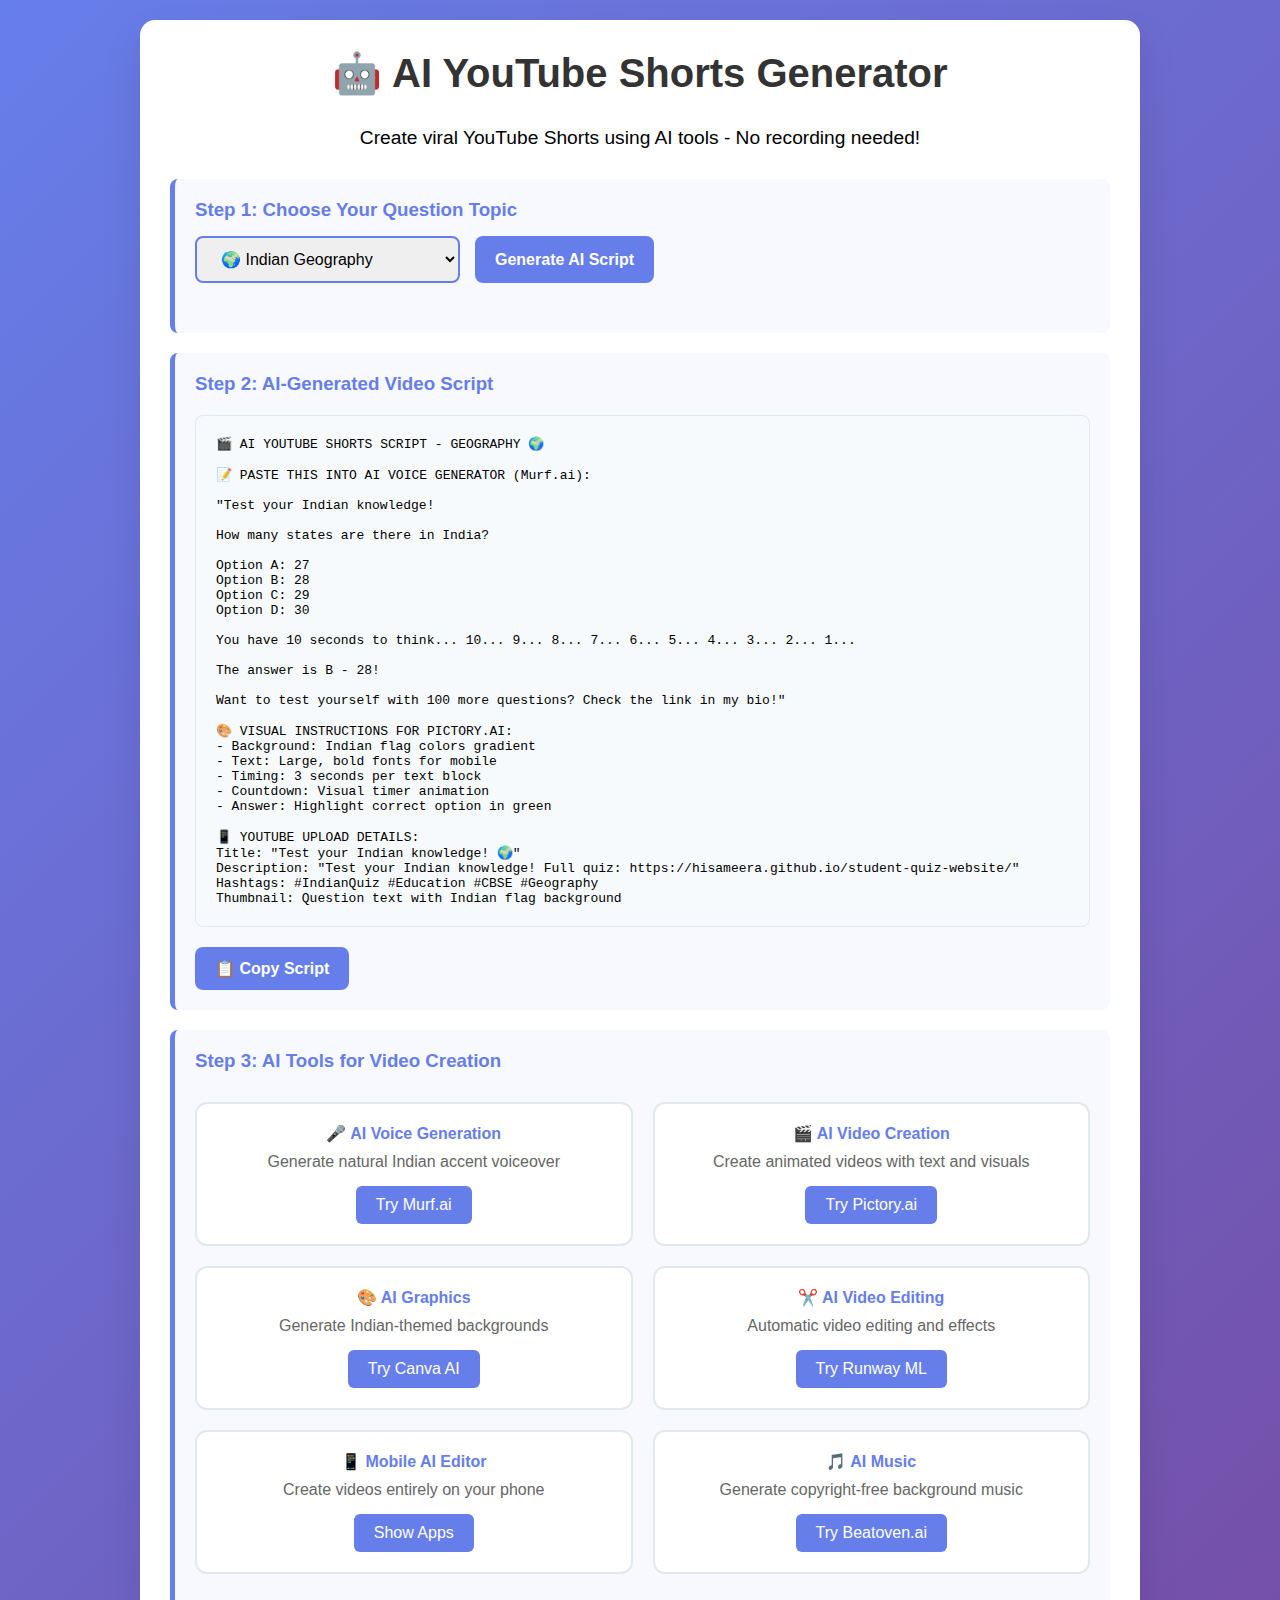
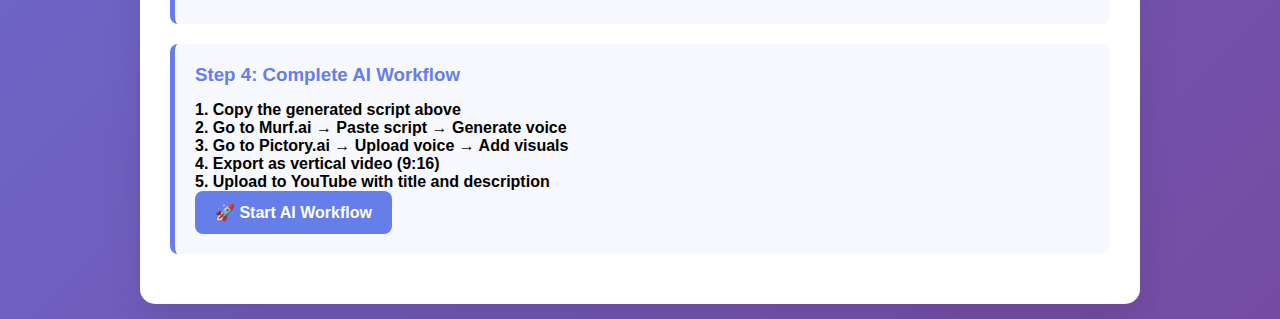
<file: ai-video-generator.html>
<!DOCTYPE html>
<html lang="en">

<head>
    <meta charset="UTF-8">
    <meta name="viewport" content="width=device-width, initial-scale=1.0">
    <title>AI YouTube Shorts Generator</title>
    <style>
        * {
            margin: 0;
            padding: 0;
            box-sizing: border-box;
        }

        body {
            font-family: 'Arial', sans-serif;
            background: linear-gradient(135deg, #667eea 0%, #764ba2 100%);
            min-height: 100vh;
            padding: 20px;
        }

        .container {
            max-width: 1000px;
            margin: 0 auto;
            background: white;
            border-radius: 15px;
            padding: 30px;
            box-shadow: 0 20px 40px rgba(0, 0, 0, 0.1);
        }

        h1 {
            text-align: center;
            color: #333;
            margin-bottom: 30px;
            font-size: 2.5em;
        }

        .step {
            background: #f8f9ff;
            border-left: 5px solid #667eea;
            padding: 20px;
            margin: 20px 0;
            border-radius: 8px;
        }

        .step h3 {
            color: #667eea;
            margin-bottom: 15px;
        }

        .controls {
            display: flex;
            gap: 15px;
            margin-bottom: 30px;
            flex-wrap: wrap;
        }

        select,
        button,
        input {
            padding: 12px 20px;
            border: 2px solid #667eea;
            border-radius: 8px;
            font-size: 16px;
            cursor: pointer;
            transition: all 0.3s ease;
        }

        button {
            background: #667eea;
            color: white;
            border: none;
            font-weight: bold;
        }

        button:hover {
            background: #5a67d8;
            transform: translateY(-2px);
        }

        .script-output {
            background: #f7fafc;
            border: 1px solid #e2e8f0;
            border-radius: 8px;
            padding: 20px;
            margin: 20px 0;
            font-family: monospace;
            white-space: pre-wrap;
        }

        .ai-tools {
            display: grid;
            grid-template-columns: repeat(auto-fit, minmax(300px, 1fr));
            gap: 20px;
            margin: 30px 0;
        }

        .tool-card {
            background: #fff;
            border: 2px solid #e2e8f0;
            border-radius: 12px;
            padding: 20px;
            text-align: center;
            transition: all 0.3s ease;
        }

        .tool-card:hover {
            border-color: #667eea;
            box-shadow: 0 5px 15px rgba(0, 0, 0, 0.1);
        }

        .tool-card h4 {
            color: #667eea;
            margin-bottom: 10px;
        }

        .tool-card p {
            margin-bottom: 15px;
            color: #666;
        }

        .tool-card a {
            display: inline-block;
            background: #667eea;
            color: white;
            padding: 10px 20px;
            text-decoration: none;
            border-radius: 6px;
            transition: background 0.3s ease;
        }

        .tool-card a:hover {
            background: #5a67d8;
        }

        .video-script {
            background: linear-gradient(135deg, #ff9933 0%, #ffffff 50%, #138808 100%);
            color: #333;
            padding: 25px;
            border-radius: 12px;
            margin: 20px 0;
        }

        .countdown {
            text-align: center;
            font-size: 3em;
            font-weight: bold;
            color: #667eea;
            margin: 20px 0;
        }

        .progress-bar {
            width: 100%;
            height: 20px;
            background: #e2e8f0;
            border-radius: 10px;
            overflow: hidden;
            margin: 20px 0;
        }

        .progress-fill {
            height: 100%;
            background: #667eea;
            width: 0%;
            transition: width 0.3s ease;
        }
    </style>
</head>

<body>
    <div class="container">
        <h1>🤖 AI YouTube Shorts Generator</h1>
        <p style="text-align: center; font-size: 1.2em; margin-bottom: 30px;">
            Create viral YouTube Shorts using AI tools - No recording needed!
        </p>

        <div class="step">
            <h3>Step 1: Choose Your Question Topic</h3>
            <div class="controls">
                <select id="topicSelect">
                    <option value="geography">🌍 Indian Geography</option>
                    <option value="history">📜 Indian History</option>
                    <option value="science">🧪 Indian Science</option>
                    <option value="math">🔢 Math with Indian Context</option>
                    <option value="general">🌟 General Knowledge</option>
                </select>
                <button onclick="generateScript()">Generate AI Script</button>
            </div>
        </div>

        <div class="step">
            <h3>Step 2: AI-Generated Video Script</h3>
            <div id="scriptOutput" class="script-output">
                Click "Generate AI Script" to create your video content...
            </div>
            <button onclick="copyScript()" style="display: none;" id="copyBtn">📋 Copy Script</button>
        </div>

        <div class="step">
            <h3>Step 3: AI Tools for Video Creation</h3>
            <div class="ai-tools">
                <div class="tool-card">
                    <h4>🎤 AI Voice Generation</h4>
                    <p>Generate natural Indian accent voiceover</p>
                    <a href="https://murf.ai" target="_blank">Try Murf.ai</a>
                </div>

                <div class="tool-card">
                    <h4>🎬 AI Video Creation</h4>
                    <p>Create animated videos with text and visuals</p>
                    <a href="https://pictory.ai" target="_blank">Try Pictory.ai</a>
                </div>

                <div class="tool-card">
                    <h4>🎨 AI Graphics</h4>
                    <p>Generate Indian-themed backgrounds</p>
                    <a href="https://canva.com/ai" target="_blank">Try Canva AI</a>
                </div>

                <div class="tool-card">
                    <h4>✂️ AI Video Editing</h4>
                    <p>Automatic video editing and effects</p>
                    <a href="https://runway.ml" target="_blank">Try Runway ML</a>
                </div>

                <div class="tool-card">
                    <h4>📱 Mobile AI Editor</h4>
                    <p>Create videos entirely on your phone</p>
                    <a href="#" onclick="showMobileApps()">Show Apps</a>
                </div>

                <div class="tool-card">
                    <h4>🎵 AI Music</h4>
                    <p>Generate copyright-free background music</p>
                    <a href="https://beatoven.ai" target="_blank">Try Beatoven.ai</a>
                </div>
            </div>
        </div>

        <div class="step">
            <h3>Step 4: Complete AI Workflow</h3>
            <div id="workflowSteps">
                <p><strong>1. Copy the generated script above</strong></p>
                <p><strong>2. Go to Murf.ai → Paste script → Generate voice</strong></p>
                <p><strong>3. Go to Pictory.ai → Upload voice → Add visuals</strong></p>
                <p><strong>4. Export as vertical video (9:16)</strong></p>
                <p><strong>5. Upload to YouTube with title and description</strong></p>
            </div>
            <button onclick="startWorkflow()">🚀 Start AI Workflow</button>
        </div>

        <div class="step" style="display: none;" id="uploadGuide">
            <h3>Step 5: Upload to YouTube</h3>
            <div id="uploadDetails"></div>
        </div>
    </div>

    <script src="questions.js"></script>
    <script>
        let currentScript = '';

        function generateScript() {
            const topic = document.getElementById('topicSelect').value;
            const scriptOutput = document.getElementById('scriptOutput');
            const copyBtn = document.getElementById('copyBtn');

            // Get a random question from the selected topic
            const questions = quizQuestions[topic];
            const randomQuestion = questions[Math.floor(Math.random() * questions.length)];

            // Generate AI-ready script
            const script = createAIScript(randomQuestion, topic);

            scriptOutput.innerHTML = script;
            copyBtn.style.display = 'inline-block';
            currentScript = script;
        }

        function createAIScript(questionData, topic) {
            const topicEmojis = {
                geography: '🌍',
                history: '📜',
                science: '🧪',
                math: '🔢',
                general: '🌟'
            };

            const hooks = [
                "Can you answer this Class 6 Indian question?",
                "Only true Indians know this!",
                "Test your Indian knowledge!",
                "Are you smarter than a 6th grader?",
                "CBSE students vs adults!"
            ];

            const randomHook = hooks[Math.floor(Math.random() * hooks.length)];

            return `🎬 AI YOUTUBE SHORTS SCRIPT - ${topic.toUpperCase()} ${topicEmojis[topic]}

📝 PASTE THIS INTO AI VOICE GENERATOR (Murf.ai):

"${randomHook}

${questionData.question}

Option A: ${questionData.options[0]}
Option B: ${questionData.options[1]} 
Option C: ${questionData.options[2]}
Option D: ${questionData.options[3]}

You have 10 seconds to think... 10... 9... 8... 7... 6... 5... 4... 3... 2... 1...

The answer is ${String.fromCharCode(65 + questionData.correct)} - ${questionData.options[questionData.correct]}!

Want to test yourself with 100 more questions? Check the link in my bio!"

🎨 VISUAL INSTRUCTIONS FOR PICTORY.AI:
- Background: Indian flag colors gradient
- Text: Large, bold fonts for mobile
- Timing: 3 seconds per text block
- Countdown: Visual timer animation
- Answer: Highlight correct option in green

📱 YOUTUBE UPLOAD DETAILS:
Title: "${randomHook} ${topicEmojis[topic]}"
Description: "Test your Indian knowledge! Full quiz: https://hisameera.github.io/student-quiz-website/"
Hashtags: #IndianQuiz #Education #CBSE #${topic.charAt(0).toUpperCase() + topic.slice(1)}
Thumbnail: Question text with Indian flag background`;
        }

        function copyScript() {
            navigator.clipboard.writeText(currentScript).then(() => {
                const copyBtn = document.getElementById('copyBtn');
                copyBtn.textContent = '✅ Copied!';
                setTimeout(() => {
                    copyBtn.textContent = '📋 Copy Script';
                }, 2000);
            });
        }

        function startWorkflow() {
            const workflowSteps = document.getElementById('workflowSteps');
            workflowSteps.innerHTML = `
                <div class="progress-bar">
                    <div class="progress-fill" id="progressBar"></div>
                </div>
                <div id="currentStep">Step 1: Opening Murf.ai for voice generation...</div>
            `;

            // Simulate workflow progress
            simulateWorkflow();

            // Open AI tools
            setTimeout(() => window.open('https://murf.ai', '_blank'), 1000);
            setTimeout(() => window.open('https://pictory.ai', '_blank'), 3000);
        }

        function simulateWorkflow() {
            const steps = [
                "Opening Murf.ai for voice generation...",
                "Copy your script and paste into Murf.ai",
                "Select Indian accent voice (recommended: Priya or Aditi)",
                "Generate and download voice file",
                "Opening Pictory.ai for video creation...",
                "Upload your voice file to Pictory.ai",
                "Add Indian-themed visuals and text",
                "Set video to vertical format (9:16)",
                "Export your video",
                "Ready to upload to YouTube!"
            ];

            let currentStep = 0;
            const progressBar = document.getElementById('progressBar');
            const stepText = document.getElementById('currentStep');

            const interval = setInterval(() => {
                if (currentStep < steps.length) {
                    progressBar.style.width = `${((currentStep + 1) / steps.length) * 100}%`;
                    stepText.textContent = `Step ${currentStep + 1}: ${steps[currentStep]}`;
                    currentStep++;
                } else {
                    clearInterval(interval);
                    showUploadGuide();
                }
            }, 2000);
        }

        function showUploadGuide() {
            const uploadGuide = document.getElementById('uploadGuide');
            const uploadDetails = document.getElementById('uploadDetails');

            uploadDetails.innerHTML = `
                <h4>🎯 YouTube Upload Checklist:</h4>
                <ul style="margin: 15px 0; padding-left: 20px;">
                    <li>✅ Video is vertical (9:16 ratio)</li>
                    <li>✅ Duration is 15-60 seconds</li>
                    <li>✅ Title includes keywords and emoji</li>
                    <li>✅ Description has your website link</li>
                    <li>✅ Hashtags are relevant (#IndianQuiz #CBSE)</li>
                    <li>✅ Thumbnail is eye-catching</li>
                    <li>✅ Set as "YouTube Short"</li>
                </ul>
                
                <div style="background: #f0f8ff; padding: 15px; border-radius: 8px; margin: 15px 0;">
                    <strong>🔗 Your Website Link:</strong><br>
                    https://hisameera.github.io/student-quiz-website/
                </div>
                
                <button onclick="window.open('https://studio.youtube.com', '_blank')" 
                        style="background: #ff0000; margin-top: 15px;">
                    📤 Upload to YouTube Studio
                </button>
            `;

            uploadGuide.style.display = 'block';
        }

        function showMobileApps() {
            alert(`📱 Mobile AI Video Apps:

1. CapCut (Free) - AI editing features
2. InShot - Quick vertical video creation  
3. Canva - AI graphics and text
4. Loom - AI-powered screen recording
5. Reels - Instagram's built-in AI tools

Download from App Store/Play Store`);
        }

        // Auto-generate a script on page load
        window.onload = function () {
            generateScript();
        };
    </script>
</body>

</html>
</file>
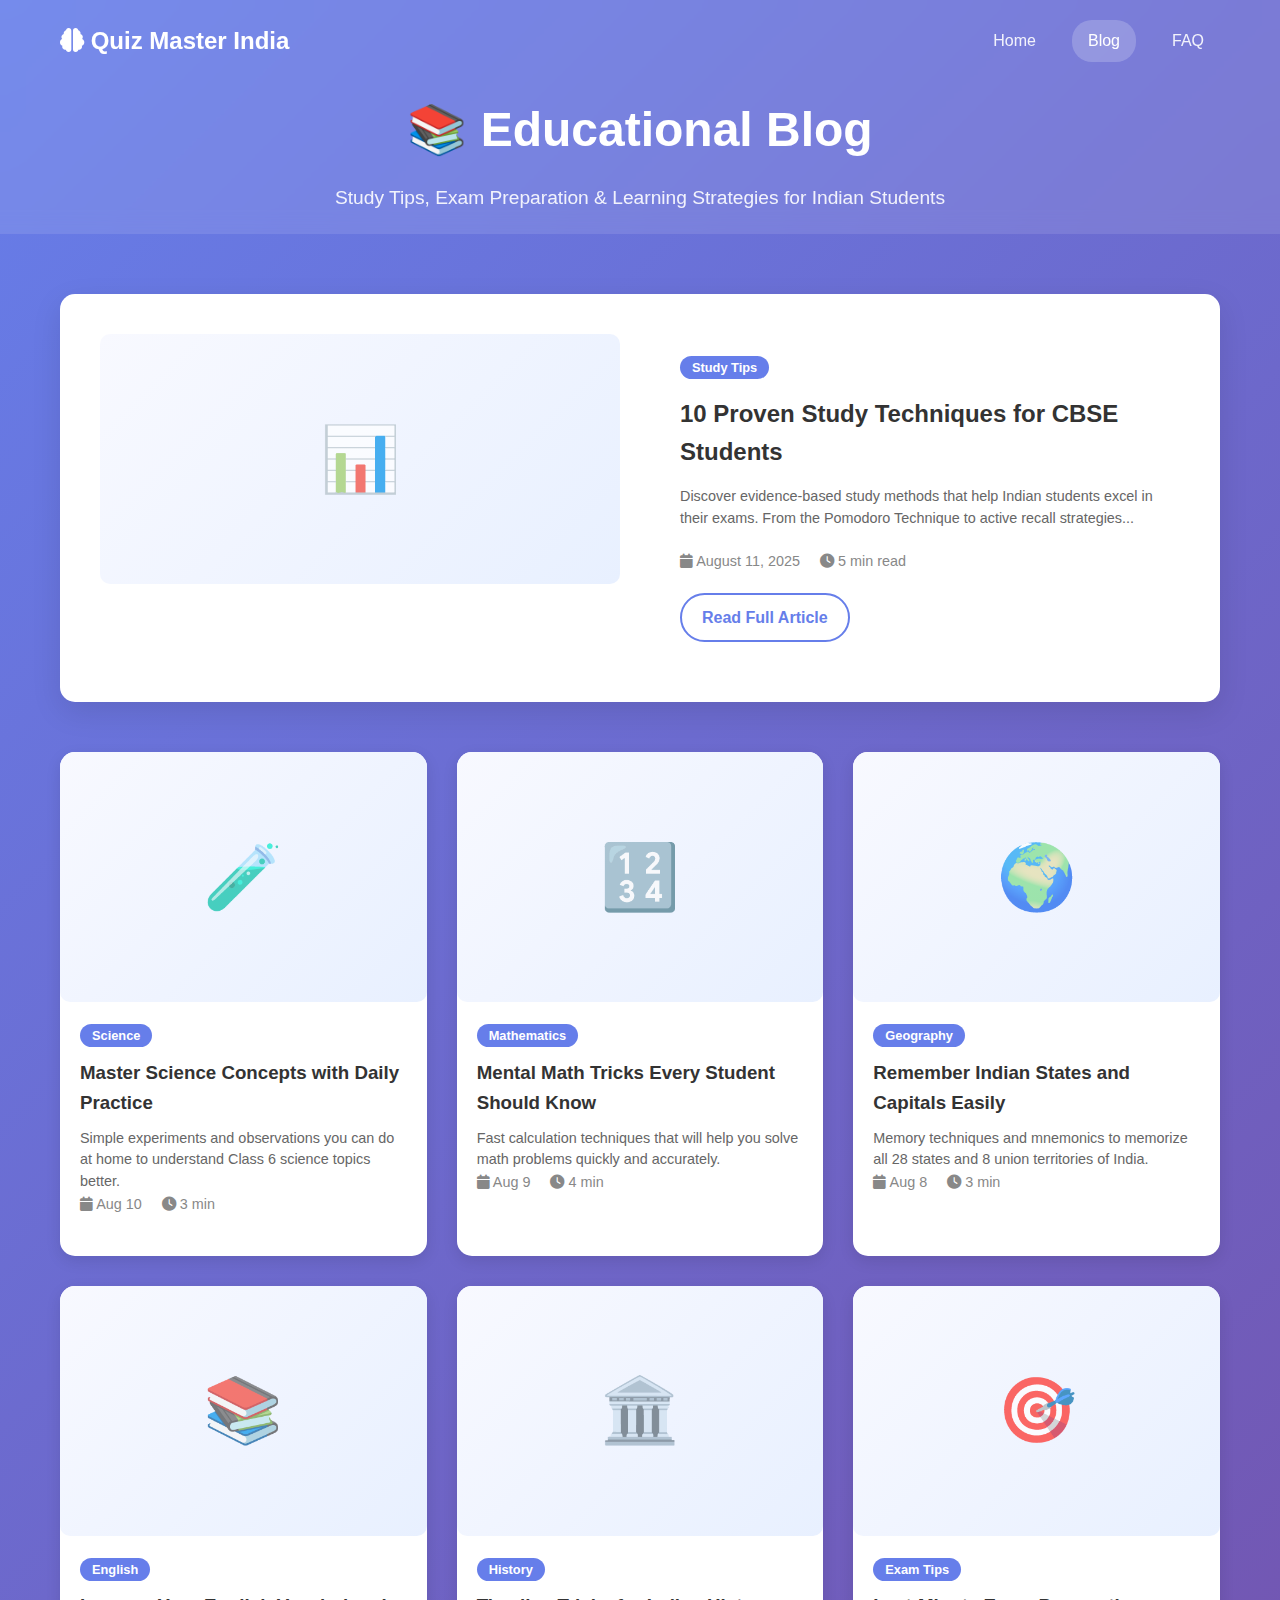
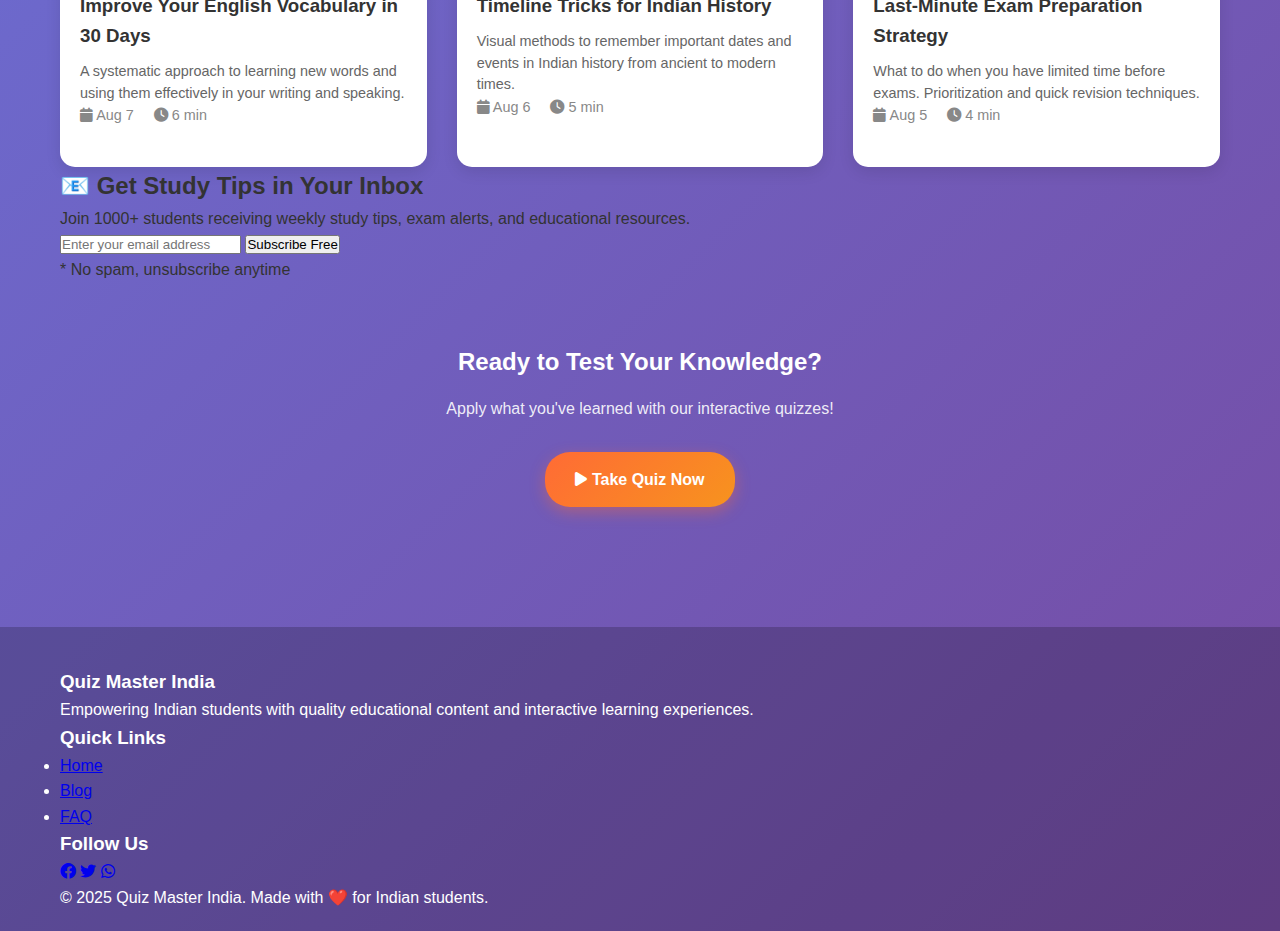
<file: blog.html>
<!DOCTYPE html>
<html la    <!-- Google Analytics -->
    <script async src="https://www.googletagmanager.com/gtag/js?id=G-Q5934DQ90B"></script>
    <script>
        window.dataLayer = window.dataLayer || [];
        function gtag(){dataLayer.push(arguments);}
        gtag('js', new Date());
        gtag('config', 'G-Q5934DQ90B');
    </script>

<head>
    <meta charset="UTF-8">
    <meta name="viewport" content="width=device-width, initial-scale=1.0">

    <!-- SEO Meta Tags -->
    <meta name="description"
        content="Study tips, exam preparation guides, and educational articles for CBSE students. Expert advice for Class 6+ students in India.">
    <meta name="keywords"
        content="CBSE study tips, exam preparation India, student study guide, Class 6 preparation, Indian education blog">
    <meta name="author" content="Quiz Master India">

    <!-- Open Graph -->
    <meta property="og:title" content="Educational Blog - Study Tips for CBSE Students">
    <meta property="og:description" content="Expert study tips and exam preparation guides for Indian students">
    <meta property="og:url" content="https://hisameera.github.io/student-quiz-website/blog.html">

    <title>Educational Blog - Study Tips for CBSE Students | Quiz Master India</title>

    <link rel="stylesheet" href="styles.css">
    <link href="https://fonts.googleapis.com/css2?family=Comic+Neue:wght@300;400;700&display=swap" rel="stylesheet">
    <link rel="stylesheet" href="https://cdnjs.cloudflare.com/ajax/libs/font-awesome/6.0.0/css/all.min.css">

    <!-- Google Analytics -->
    <script async src="https://www.googletagmanager.com/gtag/js?id=G-XXXXXXXXXX"></script>
    <script>
        window.dataLayer = window.dataLayer || [];
        function gtag() { dataLayer.push(arguments); }
        gtag('js', new Date());
        gtag('config', 'G-XXXXXXXXXX');
    </script>
</head>

<body>
    <div class="blog-container">
        <!-- Header -->
        <header class="blog-header">
            <div class="container">
                <nav class="blog-nav">
                    <a href="index.html" class="logo">
                        <i class="fas fa-brain"></i> Quiz Master India
                    </a>
                    <div class="nav-links">
                        <a href="index.html">Home</a>
                        <a href="blog.html" class="active">Blog</a>
                        <a href="faq.html">FAQ</a>
                    </div>
                </nav>
                <div class="blog-hero">
                    <h1>📚 Educational Blog</h1>
                    <p>Study Tips, Exam Preparation & Learning Strategies for Indian Students</p>
                </div>
            </div>
        </header>

        <!-- Blog Content -->
        <main class="blog-main">
            <div class="container">
                <div class="blog-grid">
                    <!-- Featured Article -->
                    <article class="blog-post featured">
                        <div class="post-image">
                            <div class="image-placeholder">📊</div>
                        </div>
                        <div class="post-content">
                            <span class="post-category">Study Tips</span>
                            <h2>10 Proven Study Techniques for CBSE Students</h2>
                            <p class="post-excerpt">
                                Discover evidence-based study methods that help Indian students excel in their exams.
                                From the Pomodoro Technique to active recall strategies...
                            </p>
                            <div class="post-meta">
                                <span><i class="fas fa-calendar"></i> August 11, 2025</span>
                                <span><i class="fas fa-clock"></i> 5 min read</span>
                            </div>
                            <a href="#" class="read-more">Read Full Article</a>
                        </div>
                    </article>

                    <!-- Blog Posts Grid -->
                    <div class="posts-grid">
                        <article class="blog-post">
                            <div class="post-image">
                                <div class="image-placeholder">🧪</div>
                            </div>
                            <div class="post-content">
                                <span class="post-category">Science</span>
                                <h3>Master Science Concepts with Daily Practice</h3>
                                <p>Simple experiments and observations you can do at home to understand Class 6 science
                                    topics better.</p>
                                <div class="post-meta">
                                    <span><i class="fas fa-calendar"></i> Aug 10</span>
                                    <span><i class="fas fa-clock"></i> 3 min</span>
                                </div>
                            </div>
                        </article>

                        <article class="blog-post">
                            <div class="post-image">
                                <div class="image-placeholder">🔢</div>
                            </div>
                            <div class="post-content">
                                <span class="post-category">Mathematics</span>
                                <h3>Mental Math Tricks Every Student Should Know</h3>
                                <p>Fast calculation techniques that will help you solve math problems quickly and
                                    accurately.</p>
                                <div class="post-meta">
                                    <span><i class="fas fa-calendar"></i> Aug 9</span>
                                    <span><i class="fas fa-clock"></i> 4 min</span>
                                </div>
                            </div>
                        </article>

                        <article class="blog-post">
                            <div class="post-image">
                                <div class="image-placeholder">🌍</div>
                            </div>
                            <div class="post-content">
                                <span class="post-category">Geography</span>
                                <h3>Remember Indian States and Capitals Easily</h3>
                                <p>Memory techniques and mnemonics to memorize all 28 states and 8 union territories of
                                    India.</p>
                                <div class="post-meta">
                                    <span><i class="fas fa-calendar"></i> Aug 8</span>
                                    <span><i class="fas fa-clock"></i> 3 min</span>
                                </div>
                            </div>
                        </article>

                        <article class="blog-post">
                            <div class="post-image">
                                <div class="image-placeholder">📚</div>
                            </div>
                            <div class="post-content">
                                <span class="post-category">English</span>
                                <h3>Improve Your English Vocabulary in 30 Days</h3>
                                <p>A systematic approach to learning new words and using them effectively in your
                                    writing and speaking.</p>
                                <div class="post-meta">
                                    <span><i class="fas fa-calendar"></i> Aug 7</span>
                                    <span><i class="fas fa-clock"></i> 6 min</span>
                                </div>
                            </div>
                        </article>

                        <article class="blog-post">
                            <div class="post-image">
                                <div class="image-placeholder">🏛️</div>
                            </div>
                            <div class="post-content">
                                <span class="post-category">History</span>
                                <h3>Timeline Tricks for Indian History</h3>
                                <p>Visual methods to remember important dates and events in Indian history from ancient
                                    to modern times.</p>
                                <div class="post-meta">
                                    <span><i class="fas fa-calendar"></i> Aug 6</span>
                                    <span><i class="fas fa-clock"></i> 5 min</span>
                                </div>
                            </div>
                        </article>

                        <article class="blog-post">
                            <div class="post-image">
                                <div class="image-placeholder">🎯</div>
                            </div>
                            <div class="post-content">
                                <span class="post-category">Exam Tips</span>
                                <h3>Last-Minute Exam Preparation Strategy</h3>
                                <p>What to do when you have limited time before exams. Prioritization and quick revision
                                    techniques.</p>
                                <div class="post-meta">
                                    <span><i class="fas fa-calendar"></i> Aug 5</span>
                                    <span><i class="fas fa-clock"></i> 4 min</span>
                                </div>
                            </div>
                        </article>
                    </div>
                </div>

                <!-- Newsletter Signup -->
                <section class="newsletter-section">
                    <div class="newsletter-content">
                        <h2>📧 Get Study Tips in Your Inbox</h2>
                        <p>Join 1000+ students receiving weekly study tips, exam alerts, and educational resources.</p>
                        <form class="newsletter-form">
                            <input type="email" placeholder="Enter your email address" required>
                            <button type="submit">Subscribe Free</button>
                        </form>
                        <p class="newsletter-note">* No spam, unsubscribe anytime</p>
                    </div>
                </section>

                <!-- CTA Section -->
                <section class="cta-section">
                    <h2>Ready to Test Your Knowledge?</h2>
                    <p>Apply what you've learned with our interactive quizzes!</p>
                    <a href="index.html" class="cta-button">
                        <i class="fas fa-play"></i> Take Quiz Now
                    </a>
                </section>
            </div>
        </main>

        <!-- Footer -->
        <footer class="blog-footer">
            <div class="container">
                <div class="footer-content">
                    <div class="footer-section">
                        <h3>Quiz Master India</h3>
                        <p>Empowering Indian students with quality educational content and interactive learning
                            experiences.</p>
                    </div>
                    <div class="footer-section">
                        <h3>Quick Links</h3>
                        <ul>
                            <li><a href="index.html">Home</a></li>
                            <li><a href="blog.html">Blog</a></li>
                            <li><a href="faq.html">FAQ</a></li>
                        </ul>
                    </div>
                    <div class="footer-section">
                        <h3>Follow Us</h3>
                        <div class="social-links">
                            <a href="#" onclick="shareQuiz('facebook')"><i class="fab fa-facebook"></i></a>
                            <a href="#" onclick="shareQuiz('twitter')"><i class="fab fa-twitter"></i></a>
                            <a href="#" onclick="shareQuiz('whatsapp')"><i class="fab fa-whatsapp"></i></a>
                        </div>
                    </div>
                </div>
                <div class="footer-bottom">
                    <p>&copy; 2025 Quiz Master India. Made with ❤️ for Indian students.</p>
                </div>
            </div>
        </footer>
    </div>

    <script src="script.js"></script>
</body>

</html>
</file>
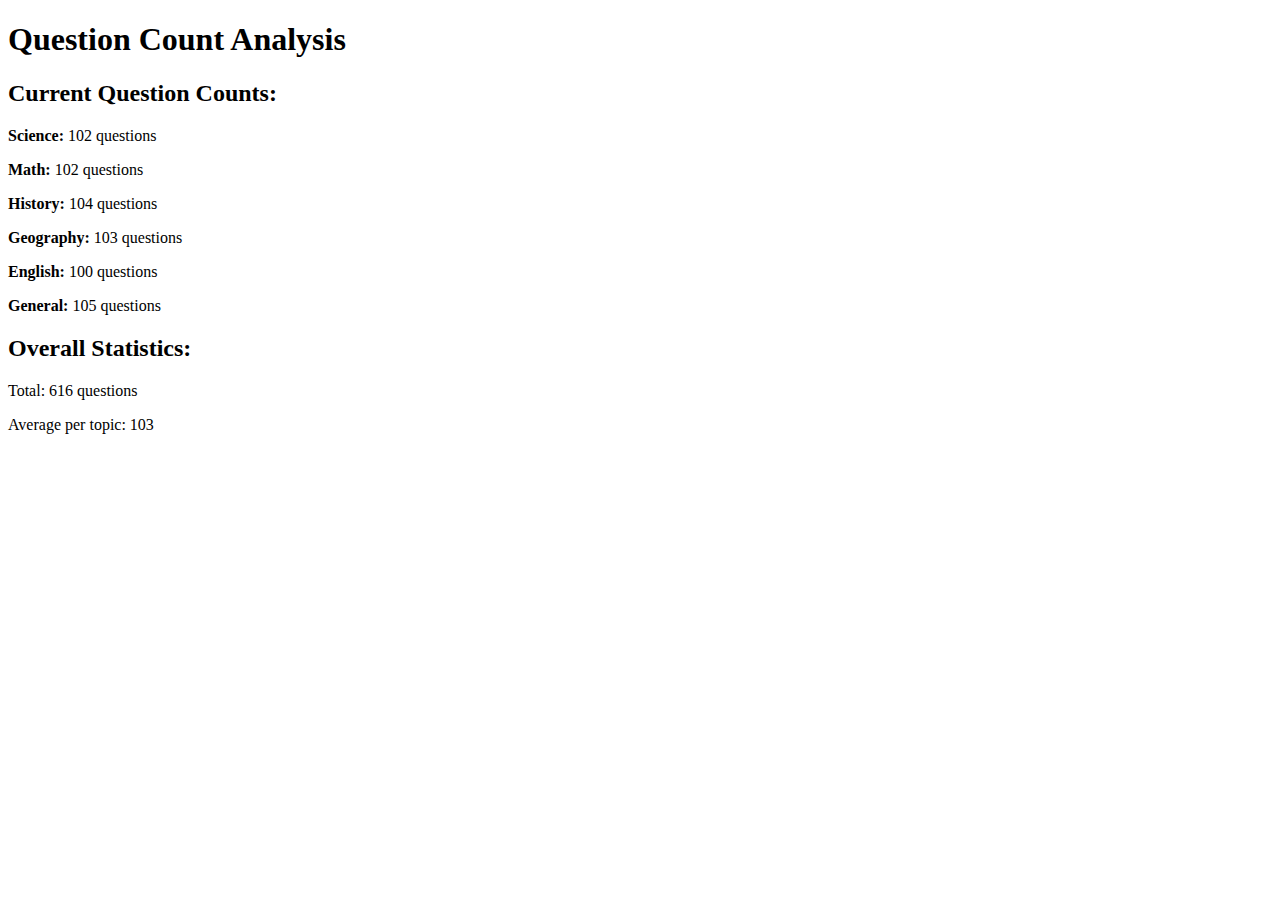
<file: check-counts.html>
<!DOCTYPE html>
<html>

<head>
    <title>Question Count Check</title>
</head>

<body>
    <h1>Question Count Analysis</h1>
    <div id="results"></div>

    <script src="questions.js"></script>
    <script src="question-manager.js"></script>
    <script>
        const manager = new QuestionManager();
        const stats = manager.getDetailedStats();

        const resultsDiv = document.getElementById('results');

        let html = '<h2>Current Question Counts:</h2>';
        Object.keys(stats).forEach(topic => {
            if (topic !== 'overall') {
                html += `<p><strong>${topic.charAt(0).toUpperCase() + topic.slice(1)}:</strong> ${stats[topic].count} questions</p>`;
            }
        });

        html += '<h2>Overall Statistics:</h2>';
        html += `<p>Total: ${stats.overall.totalQuestions} questions</p>`;
        html += `<p>Average per topic: ${stats.overall.averagePerTopic}</p>`;

        resultsDiv.innerHTML = html;

        // Also log to console for easy viewing
        console.log('Question counts:');
        Object.keys(quizQuestions).forEach(topic => {
            console.log(`${topic}: ${quizQuestions[topic].length}`);
        });
    </script>
</body>

</html>
</file>
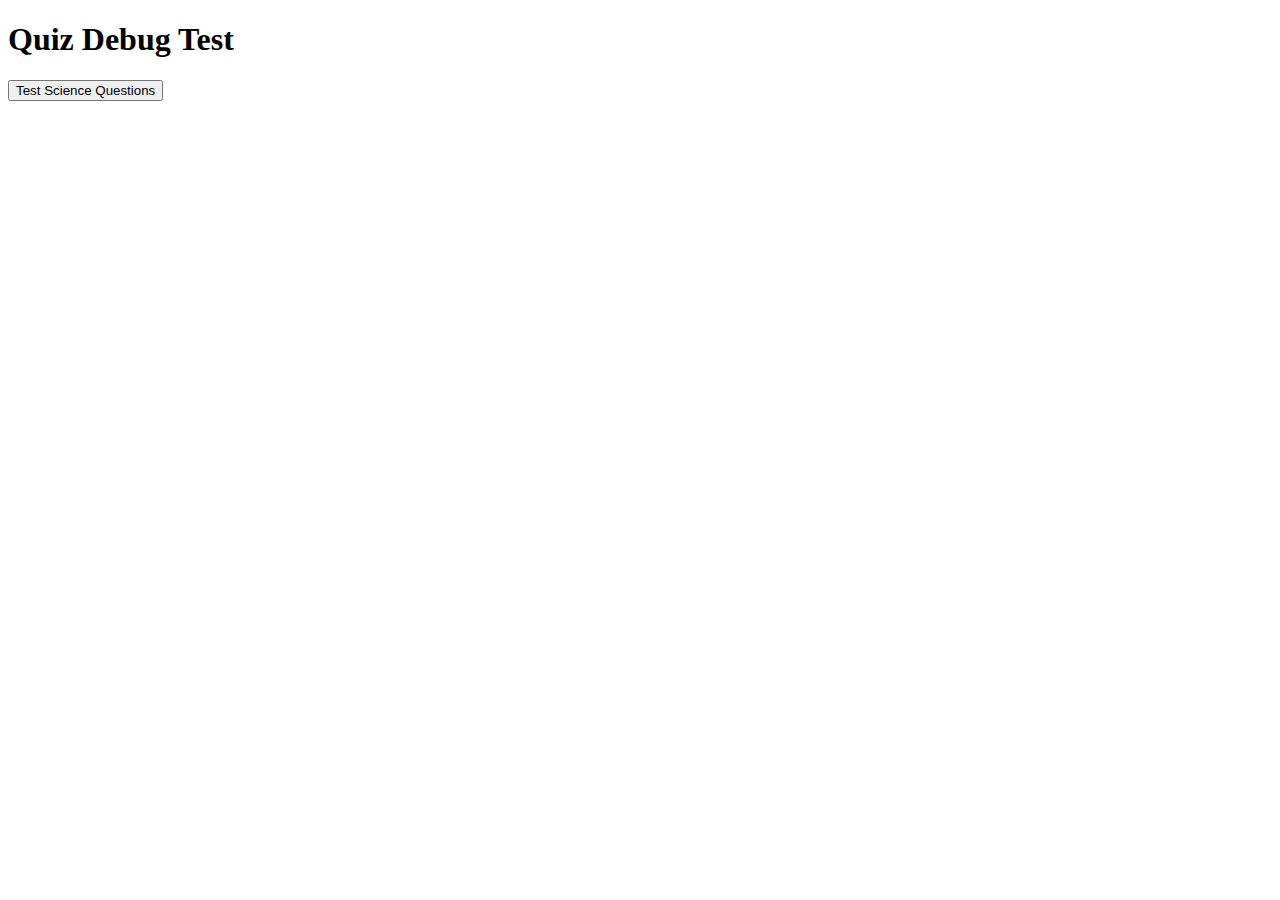
<file: debug-test.html>
<!DOCTYPE html>
<html lang="en">

<head>
    <meta charset="UTF-8">
    <meta name="viewport" content="width=device-width, initial-scale=1.0">
    <title>Quiz Debug Test</title>
</head>

<body>
    <h1>Quiz Debug Test</h1>
    <button onclick="testQuestions()">Test Science Questions</button>
    <div id="output"></div>

    <script src="questions.js"></script>
    <script>
        function testQuestions() {
            const output = document.getElementById('output');

            // Test 1: Check if quizQuestions exists
            console.log('quizQuestions exists:', typeof quizQuestions !== 'undefined');
            output.innerHTML += '<p>quizQuestions exists: ' + (typeof quizQuestions !== 'undefined') + '</p>';

            // Test 2: Check available topics
            if (typeof quizQuestions !== 'undefined') {
                const topics = Object.keys(quizQuestions);
                console.log('Available topics:', topics);
                output.innerHTML += '<p>Available topics: ' + topics.join(', ') + '</p>';

                // Test 3: Check science questions count
                const scienceCount = quizQuestions.science ? quizQuestions.science.length : 0;
                console.log('Science questions count:', scienceCount);
                output.innerHTML += '<p>Science questions count: ' + scienceCount + '</p>';

                // Test 4: Test getRandomQuestions function
                getRandomQuestions('science', 5).then(questions => {
                    console.log('Random questions received:', questions.length);
                    output.innerHTML += '<p>Random questions received: ' + questions.length + '</p>';
                    if (questions.length > 0) {
                        output.innerHTML += '<p>First question: ' + questions[0].question + '</p>';
                    }
                }).catch(error => {
                    console.error('Error getting questions:', error);
                    output.innerHTML += '<p>Error: ' + error.message + '</p>';
                });
            }
        }
    </script>
</body>

</html>
</file>
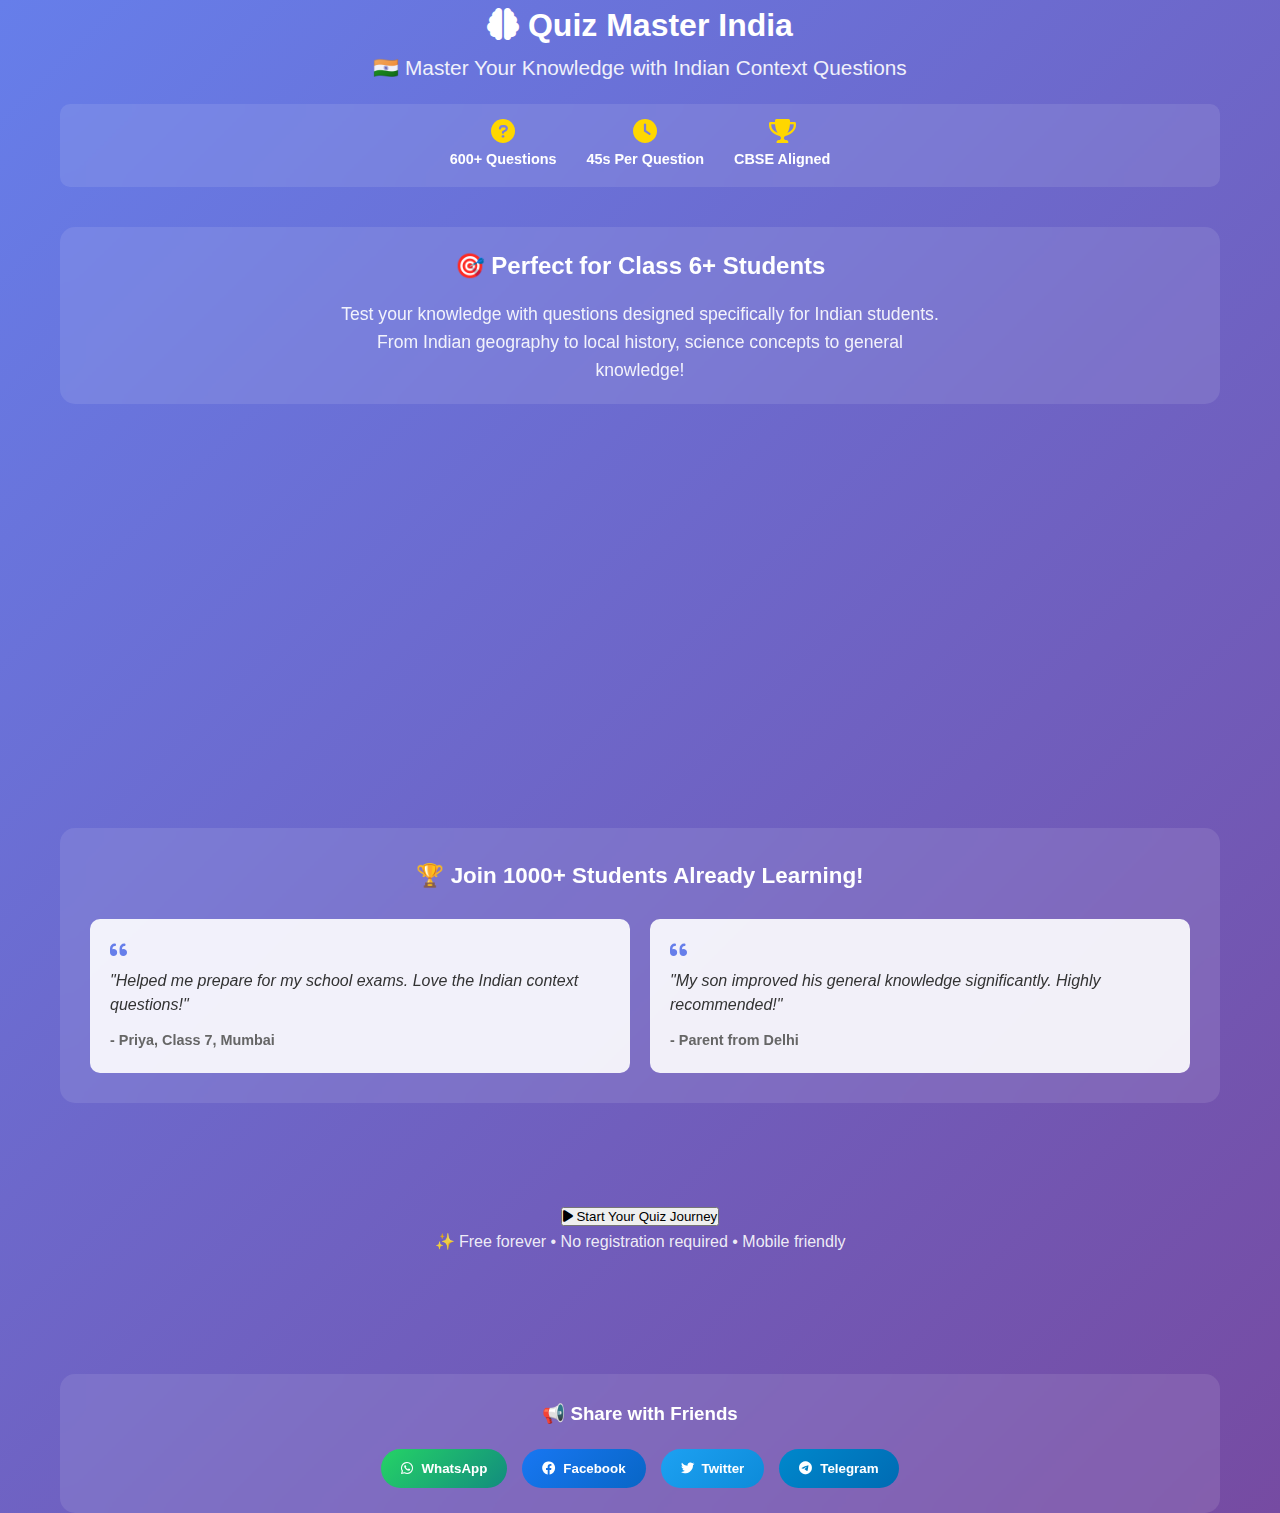
<file: enhanced-index.html>
<!DOCTYPE html>
<html lang="en">

<head>
    <meta charset="UTF-8">
    <meta name="viewport" content="width=device-width, initial-scale=1.0">

    <!-- Enhanced SEO Meta Tags -->
    <meta name="description"
        content="Free interactive educational quiz for Indian students aged 12+. 600+ CBSE-aligned questions across Science, Math, History, Geography, English & General Knowledge. Test your knowledge now!">
    <meta name="keywords"
        content="CBSE quiz, Indian students quiz, Class 6 questions, educational quiz India, free online quiz, school quiz, student assessment, NCERT questions, Indian education">
    <meta name="author" content="Quiz Master India">
    <meta name="robots" content="index, follow">
    <link rel="canonical" href="https://hisameera.github.io/student-quiz-website/">

    <!-- Open Graph for Social Media -->
    <meta property="og:title" content="Quiz Master India - Free Educational Quiz for CBSE Students">
    <meta property="og:description"
        content="Challenge yourself with 600+ Indian context questions! Perfect for Class 6+ students. Free, fun, and educational.">
    <meta property="og:type" content="website">
    <meta property="og:url" content="https://hisameera.github.io/student-quiz-website/">
    <meta property="og:image" content="https://hisameera.github.io/student-quiz-website/quiz-preview.png">
    <meta property="og:site_name" content="Quiz Master India">

    <!-- Twitter Card -->
    <meta name="twitter:card" content="summary_large_image">
    <meta name="twitter:title" content="Quiz Master India - Free CBSE Quiz">
    <meta name="twitter:description" content="600+ questions for Indian students. Test your knowledge now!">
    <meta name="twitter:image" content="https://hisameera.github.io/student-quiz-website/quiz-preview.png">

    <!-- Structured Data for Google -->
    <script type="application/ld+json">
    {
        "@context": "https://schema.org",
        "@type": "EducationalApplication",
        "name": "Quiz Master India",
        "description": "Interactive educational quiz platform for Indian students with CBSE-aligned content",
        "url": "https://hisameera.github.io/student-quiz-website/",
        "applicationCategory": "EducationalApplication",
        "operatingSystem": "Any",
        "educationalLevel": "Middle School",
        "educationalUse": "Assessment",
        "audience": {
            "@type": "EducationalAudience",
            "educationalRole": "student"
        },
        "provider": {
            "@type": "Organization",
            "name": "Quiz Master India"
        }
    }
    </script>

    <title>Quiz Master India - Free Educational Quiz for CBSE Students | 600+ Questions</title>

    <!-- Preload Critical Resources -->
    <link rel="preload" href="https://fonts.googleapis.com/css2?family=Comic+Neue:wght@300;400;700&display=swap"
        as="style">
    <link rel="preload" href="styles.css" as="style">

    <link rel="stylesheet" href="styles.css">
    <link href="https://fonts.googleapis.com/css2?family=Comic+Neue:wght@300;400;700&display=swap" rel="stylesheet">
    <link rel="stylesheet" href="https://cdnjs.cloudflare.com/ajax/libs/font-awesome/6.0.0/css/all.min.css">

    <!-- Google Analytics -->
    <script async src="https://www.googletagmanager.com/gtag/js?id=G-XXXXXXXXXX"></script>
    <script>
        window.dataLayer = window.dataLayer || [];
        function gtag() { dataLayer.push(arguments); }
        gtag('js', new Date());
        gtag('config', 'G-XXXXXXXXXX'); // Replace with your actual GA4 tracking ID
    </script>
</head>

<body>
    <div class="container">
        <!-- Enhanced Welcome Screen -->
        <div id="welcome-screen" class="screen active">
            <div class="header">
                <h1><i class="fas fa-brain"></i> Quiz Master India</h1>
                <p class="subtitle">🇮🇳 Master Your Knowledge with Indian Context Questions</p>
                <div class="stats-bar">
                    <div class="stat-item">
                        <i class="fas fa-question-circle"></i>
                        <span>600+ Questions</span>
                    </div>
                    <div class="stat-item">
                        <i class="fas fa-clock"></i>
                        <span>45s Per Question</span>
                    </div>
                    <div class="stat-item">
                        <i class="fas fa-trophy"></i>
                        <span>CBSE Aligned</span>
                    </div>
                </div>
            </div>

            <div class="intro-section">
                <h2>🎯 Perfect for Class 6+ Students</h2>
                <p>Test your knowledge with questions designed specifically for Indian students.
                    From Indian geography to local history, science concepts to general knowledge!</p>
            </div>

            <div class="topics-grid">
                <div class="topic-card" data-topic="science"
                    data-description="Solar System, Human Body, Indian Scientists">
                    <div class="topic-icon">🧪</div>
                    <h3>Science</h3>
                    <p class="topic-desc">100 questions covering Physics, Chemistry, Biology with Indian examples</p>
                    <span class="difficulty-badge">Mixed Difficulty</span>
                </div>

                <div class="topic-card" data-topic="math" data-description="Numbers, Geometry, Problem Solving">
                    <div class="topic-icon">🔢</div>
                    <h3>Mathematics</h3>
                    <p class="topic-desc">100 questions on arithmetic, geometry, and logical reasoning</p>
                    <span class="difficulty-badge">Progressive</span>
                </div>

                <div class="topic-card" data-topic="history"
                    data-description="Ancient India, Freedom Struggle, World History">
                    <div class="topic-icon">🏛️</div>
                    <h3>History</h3>
                    <p class="topic-desc">100 questions covering Indian history and world civilizations</p>
                    <span class="difficulty-badge">Story-Based</span>
                </div>

                <div class="topic-card" data-topic="geography"
                    data-description="Indian States, Rivers, Mountains, Climate">
                    <div class="topic-icon">🌍</div>
                    <h3>Geography</h3>
                    <p class="topic-desc">100 questions about India and world geography</p>
                    <span class="difficulty-badge">Map-Based</span>
                </div>

                <div class="topic-card" data-topic="english" data-description="Grammar, Vocabulary, Literature">
                    <div class="topic-icon">📚</div>
                    <h3>English</h3>
                    <p class="topic-desc">100 questions on grammar, vocabulary, and comprehension</p>
                    <span class="difficulty-badge">Language Focus</span>
                </div>

                <div class="topic-card" data-topic="general"
                    data-description="Current Affairs, Sports, Culture, Mixed Topics">
                    <div class="topic-icon">🌟</div>
                    <h3>General Knowledge</h3>
                    <p class="topic-desc">100 questions covering Indian culture, sports, and current affairs</p>
                    <span class="difficulty-badge">All-Round</span>
                </div>
            </div>

            <!-- Social Proof Section -->
            <div class="social-proof">
                <h3>🏆 Join 1000+ Students Already Learning!</h3>
                <div class="testimonials">
                    <div class="testimonial">
                        <i class="fas fa-quote-left"></i>
                        <p>"Helped me prepare for my school exams. Love the Indian context questions!"</p>
                        <span>- Priya, Class 7, Mumbai</span>
                    </div>
                    <div class="testimonial">
                        <i class="fas fa-quote-left"></i>
                        <p>"My son improved his general knowledge significantly. Highly recommended!"</p>
                        <span>- Parent from Delhi</span>
                    </div>
                </div>
            </div>

            <!-- Call to Action -->
            <div class="cta-section">
                <button id="start-button" class="start-button pulse">
                    <i class="fas fa-play"></i> Start Your Quiz Journey
                </button>
                <p class="cta-subtitle">✨ Free forever • No registration required • Mobile friendly</p>
            </div>

            <!-- Share Section -->
            <div class="share-section">
                <h3>📢 Share with Friends</h3>
                <div class="share-buttons">
                    <button class="share-btn whatsapp" onclick="shareQuiz('whatsapp')">
                        <i class="fab fa-whatsapp"></i> WhatsApp
                    </button>
                    <button class="share-btn facebook" onclick="shareQuiz('facebook')">
                        <i class="fab fa-facebook"></i> Facebook
                    </button>
                    <button class="share-btn twitter" onclick="shareQuiz('twitter')">
                        <i class="fab fa-twitter"></i> Twitter
                    </button>
                    <button class="share-btn telegram" onclick="shareQuiz('telegram')">
                        <i class="fab fa-telegram"></i> Telegram
                    </button>
                </div>
            </div>
        </div>

        <!-- Keep all existing screens: quiz-content, quiz-screen, results-screen -->
        <div id="quiz-content" class="screen">
            <!-- Existing quiz content remains the same -->
        </div>

        <div id="quiz-screen" class="screen">
            <!-- Existing quiz screen remains the same -->
        </div>

        <div id="results-screen" class="screen">
            <!-- Existing results screen remains the same -->
        </div>
    </div>

    <script src="questions.js"></script>
    <script src="script.js"></script>

    <!-- Add sharing functionality -->
    <script>
        function shareQuiz(platform) {
            const url = encodeURIComponent(window.location.href);
            const text = encodeURIComponent("🧠 Test your knowledge with Quiz Master India! 600+ Indian context questions for students. Free and fun! 🇮🇳");

            const shareUrls = {
                whatsapp: `https://wa.me/?text=${text}%20${url}`,
                facebook: `https://www.facebook.com/sharer/sharer.php?u=${url}`,
                twitter: `https://twitter.com/intent/tweet?text=${text}&url=${url}`,
                telegram: `https://t.me/share/url?url=${url}&text=${text}`
            };

            if (shareUrls[platform]) {
                window.open(shareUrls[platform], '_blank', 'width=600,height=400');

                // Track sharing in Google Analytics
                if (typeof gtag !== 'undefined') {
                    gtag('event', 'share', {
                        method: platform,
                        content_type: 'quiz',
                        content_id: 'quiz_master_india'
                    });
                }
            }
        }

        // Track quiz starts
        document.getElementById('start-button')?.addEventListener('click', function () {
            if (typeof gtag !== 'undefined') {
                gtag('event', 'quiz_started', {
                    event_category: 'engagement',
                    event_label: 'main_quiz'
                });
            }
        });
    </script>
</body>

</html>
</file>
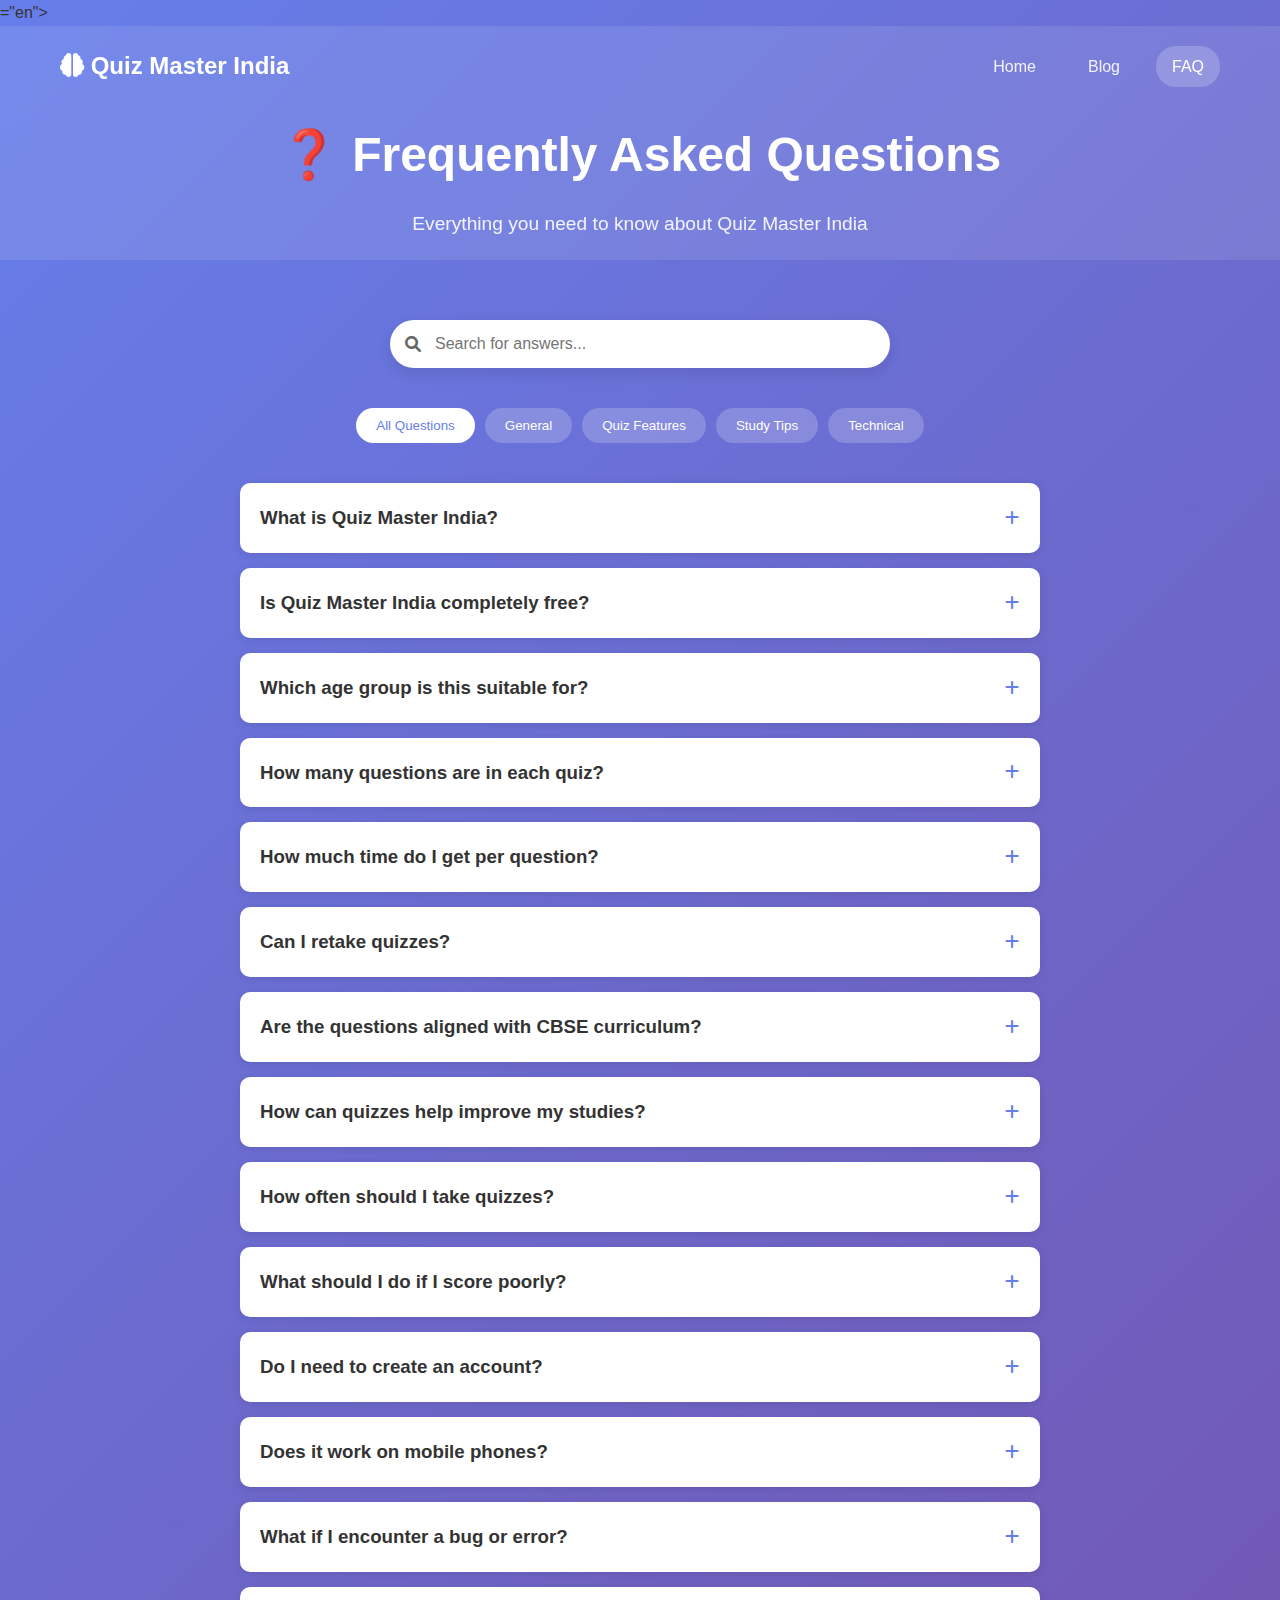
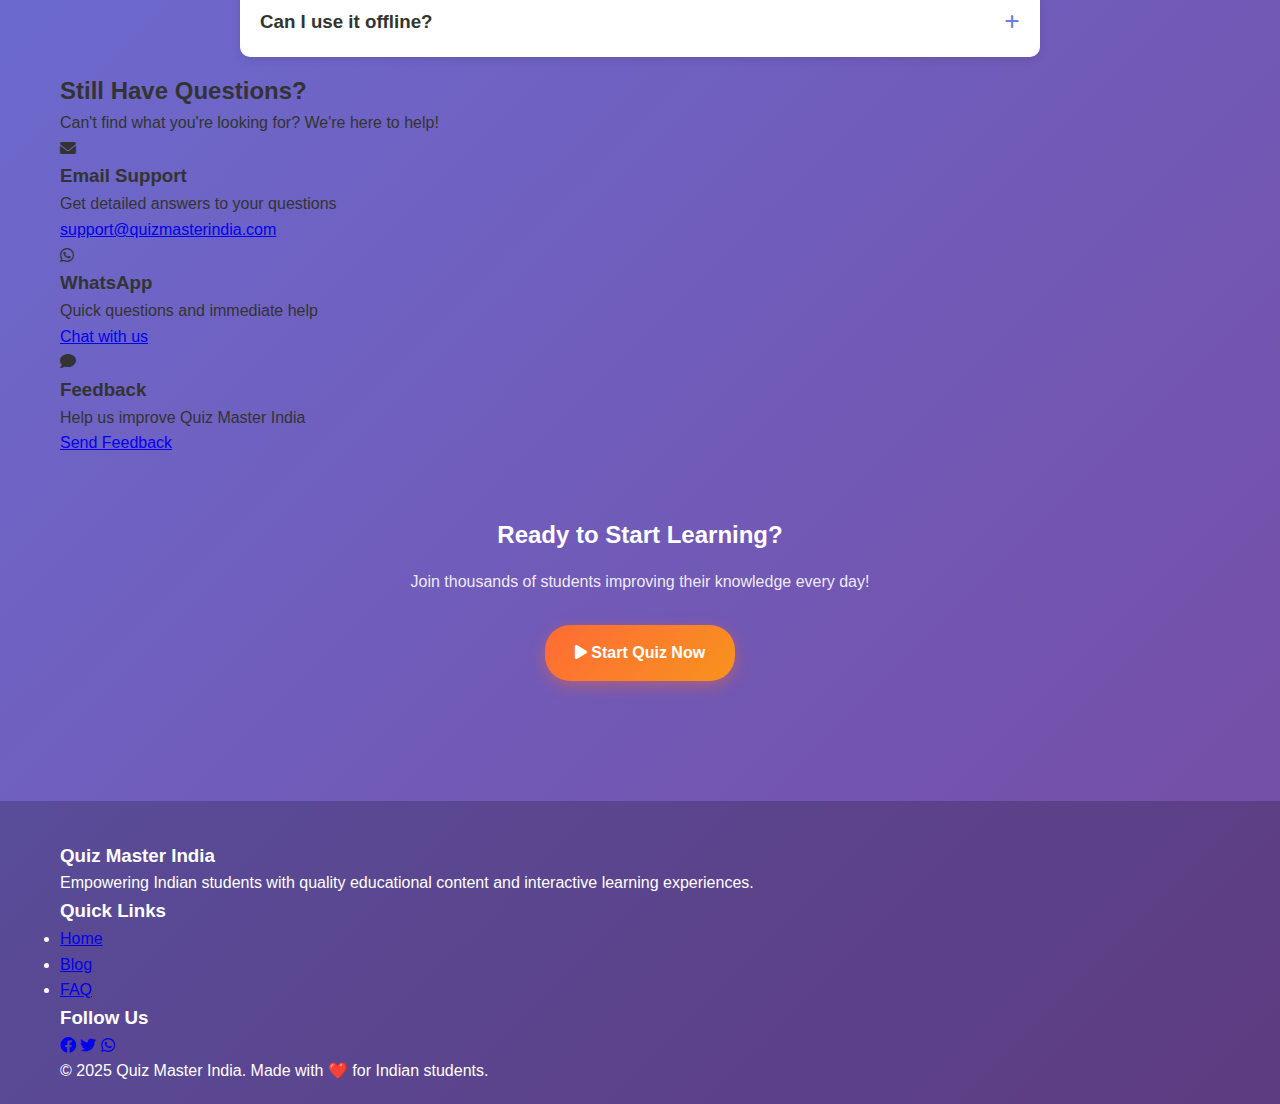
<file: faq.html>
<!DOCTYPE html>
<h    <!-- Google Analytics -->
    <script async src="https://www.googletagmanager.com/gtag/js?id=G-Q5934DQ90B"></script>
    <script>
        window.dataLayer = window.dataLayer || [];
        function gtag(){dataLayer.push(arguments);}
        gtag('js', new Date());
        gtag('config', 'G-Q5934DQ90B');
    </script>="en">

<head>
    <meta charset="UTF-8">
    <meta name="viewport" content="width=device-width, initial-scale=1.0">

    <!-- SEO Meta Tags -->
    <meta name="description"
        content="Frequently asked questions about Quiz Master India. Get answers about CBSE quizzes, study tips, and educational content for Indian students.">
    <meta name="keywords" content="CBSE quiz FAQ, student questions, Quiz Master India help, educational quiz support">
    <meta name="author" content="Quiz Master India">

    <title>FAQ - Frequently Asked Questions | Quiz Master India</title>

    <link rel="stylesheet" href="styles.css">
    <link href="https://fonts.googleapis.com/css2?family=Comic+Neue:wght@300;400;700&display=swap" rel="stylesheet">
    <link rel="stylesheet" href="https://cdnjs.cloudflare.com/ajax/libs/font-awesome/6.0.0/css/all.min.css">

    <!-- Google Analytics -->
    <script async src="https://www.googletagmanager.com/gtag/js?id=G-XXXXXXXXXX"></script>
    <script>
        window.dataLayer = window.dataLayer || [];
        function gtag() { dataLayer.push(arguments); }
        gtag('js', new Date());
        gtag('config', 'G-XXXXXXXXXX');
    </script>
</head>

<body>
    <div class="faq-container">
        <!-- Header -->
        <header class="blog-header">
            <div class="container">
                <nav class="blog-nav">
                    <a href="index.html" class="logo">
                        <i class="fas fa-brain"></i> Quiz Master India
                    </a>
                    <div class="nav-links">
                        <a href="index.html">Home</a>
                        <a href="blog.html">Blog</a>
                        <a href="faq.html" class="active">FAQ</a>
                    </div>
                </nav>
                <div class="blog-hero">
                    <h1>❓ Frequently Asked Questions</h1>
                    <p>Everything you need to know about Quiz Master India</p>
                </div>
            </div>
        </header>

        <!-- FAQ Content -->
        <main class="faq-main">
            <div class="container">
                <!-- Search Box -->
                <div class="faq-search">
                    <div class="search-box">
                        <i class="fas fa-search"></i>
                        <input type="text" id="faqSearch" placeholder="Search for answers...">
                    </div>
                </div>

                <!-- FAQ Categories -->
                <div class="faq-categories">
                    <button class="category-btn active" data-category="all">All Questions</button>
                    <button class="category-btn" data-category="general">General</button>
                    <button class="category-btn" data-category="quiz">Quiz Features</button>
                    <button class="category-btn" data-category="study">Study Tips</button>
                    <button class="category-btn" data-category="technical">Technical</button>
                </div>

                <!-- FAQ Items -->
                <div class="faq-grid">
                    <!-- General Questions -->
                    <div class="faq-item" data-category="general">
                        <div class="faq-question">
                            <h3>What is Quiz Master India?</h3>
                            <i class="fas fa-plus"></i>
                        </div>
                        <div class="faq-answer">
                            <p>Quiz Master India is a free educational platform designed specifically for Indian
                                students aged 12 and above. We offer interactive quizzes covering 6 major subjects
                                aligned with CBSE curriculum including Science, Mathematics, History, Geography,
                                English, and General Knowledge.</p>
                        </div>
                    </div>

                    <div class="faq-item" data-category="general">
                        <div class="faq-question">
                            <h3>Is Quiz Master India completely free?</h3>
                            <i class="fas fa-plus"></i>
                        </div>
                        <div class="faq-answer">
                            <p>Yes! Quiz Master India is 100% free to use. You can take unlimited quizzes, access all
                                topics, and use all features without any cost. No registration or subscription required.
                            </p>
                        </div>
                    </div>

                    <div class="faq-item" data-category="general">
                        <div class="faq-question">
                            <h3>Which age group is this suitable for?</h3>
                            <i class="fas fa-plus"></i>
                        </div>
                        <div class="faq-answer">
                            <p>Our quizzes are designed for students aged 12 and above, primarily targeting Class 6-8
                                students. However, younger students with advanced skills or older students seeking to
                                review fundamentals can also benefit.</p>
                        </div>
                    </div>

                    <!-- Quiz Features -->
                    <div class="faq-item" data-category="quiz">
                        <div class="faq-question">
                            <h3>How many questions are in each quiz?</h3>
                            <i class="fas fa-plus"></i>
                        </div>
                        <div class="faq-answer">
                            <p>Each quiz contains 20 randomly selected questions from a database of 100+ questions per
                                topic. This ensures a unique experience every time you take a quiz on the same subject.
                            </p>
                        </div>
                    </div>

                    <div class="faq-item" data-category="quiz">
                        <div class="faq-question">
                            <h3>How much time do I get per question?</h3>
                            <i class="fas fa-plus"></i>
                        </div>
                        <div class="faq-answer">
                            <p>You get 45 seconds per question. This is designed to encourage quick thinking while
                                providing enough time to read and understand the question properly.</p>
                        </div>
                    </div>

                    <div class="faq-item" data-category="quiz">
                        <div class="faq-question">
                            <h3>Can I retake quizzes?</h3>
                            <i class="fas fa-plus"></i>
                        </div>
                        <div class="faq-answer">
                            <p>Absolutely! You can retake quizzes as many times as you want. Each attempt will have
                                different questions, so it's great for continued practice and learning.</p>
                        </div>
                    </div>

                    <div class="faq-item" data-category="quiz">
                        <div class="faq-question">
                            <h3>Are the questions aligned with CBSE curriculum?</h3>
                            <i class="fas fa-plus"></i>
                        </div>
                        <div class="faq-answer">
                            <p>Yes! All our questions are carefully crafted to align with CBSE and NCERT curriculum
                                standards. They include Indian context, examples, and scenarios that students can relate
                                to.</p>
                        </div>
                    </div>

                    <!-- Study Tips -->
                    <div class="faq-item" data-category="study">
                        <div class="faq-question">
                            <h3>How can quizzes help improve my studies?</h3>
                            <i class="fas fa-plus"></i>
                        </div>
                        <div class="faq-answer">
                            <p>Regular quiz-taking helps with active recall, identifies knowledge gaps, improves time
                                management, and builds confidence. It's one of the most effective study techniques
                                proven by educational research.</p>
                        </div>
                    </div>

                    <div class="faq-item" data-category="study">
                        <div class="faq-question">
                            <h3>How often should I take quizzes?</h3>
                            <i class="fas fa-plus"></i>
                        </div>
                        <div class="faq-answer">
                            <p>We recommend taking 1-2 quizzes daily across different subjects. This spaced practice
                                helps with long-term retention and keeps your knowledge fresh across all topics.</p>
                        </div>
                    </div>

                    <div class="faq-item" data-category="study">
                        <div class="faq-question">
                            <h3>What should I do if I score poorly?</h3>
                            <i class="fas fa-plus"></i>
                        </div>
                        <div class="faq-answer">
                            <p>Don't worry! Poor scores indicate areas that need more study. Review the correct answers,
                                study those topics from your textbooks, and retake the quiz. Improvement comes with
                                practice.</p>
                        </div>
                    </div>

                    <!-- Technical Questions -->
                    <div class="faq-item" data-category="technical">
                        <div class="faq-question">
                            <h3>Do I need to create an account?</h3>
                            <i class="fas fa-plus"></i>
                        </div>
                        <div class="faq-answer">
                            <p>No account creation is required! You can start taking quizzes immediately. However, this
                                means your scores and progress won't be saved between sessions.</p>
                        </div>
                    </div>

                    <div class="faq-item" data-category="technical">
                        <div class="faq-question">
                            <h3>Does it work on mobile phones?</h3>
                            <i class="fas fa-plus"></i>
                        </div>
                        <div class="faq-answer">
                            <p>Yes! Quiz Master India is fully responsive and works perfectly on smartphones, tablets,
                                and desktop computers. The mobile experience is optimized for touch interactions.</p>
                        </div>
                    </div>

                    <div class="faq-item" data-category="technical">
                        <div class="faq-question">
                            <h3>What if I encounter a bug or error?</h3>
                            <i class="fas fa-plus"></i>
                        </div>
                        <div class="faq-answer">
                            <p>If you encounter any technical issues, please refresh the page first. If the problem
                                persists, try clearing your browser cache or using a different browser.</p>
                        </div>
                    </div>

                    <div class="faq-item" data-category="technical">
                        <div class="faq-question">
                            <h3>Can I use it offline?</h3>
                            <i class="fas fa-plus"></i>
                        </div>
                        <div class="faq-answer">
                            <p>Currently, Quiz Master India requires an internet connection to function. We're working
                                on offline capabilities for future updates.</p>
                        </div>
                    </div>
                </div>

                <!-- Contact Section -->
                <section class="contact-section">
                    <div class="contact-content">
                        <h2>Still Have Questions?</h2>
                        <p>Can't find what you're looking for? We're here to help!</p>
                        <div class="contact-options">
                            <div class="contact-option">
                                <i class="fas fa-envelope"></i>
                                <h3>Email Support</h3>
                                <p>Get detailed answers to your questions</p>
                                <a href="mailto:support@quizmasterindia.com">support@quizmasterindia.com</a>
                            </div>
                            <div class="contact-option">
                                <i class="fab fa-whatsapp"></i>
                                <h3>WhatsApp</h3>
                                <p>Quick questions and immediate help</p>
                                <a href="https://wa.me/1234567890">Chat with us</a>
                            </div>
                            <div class="contact-option">
                                <i class="fas fa-comment"></i>
                                <h3>Feedback</h3>
                                <p>Help us improve Quiz Master India</p>
                                <a href="#feedback">Send Feedback</a>
                            </div>
                        </div>
                    </div>
                </section>

                <!-- CTA Section -->
                <section class="cta-section">
                    <h2>Ready to Start Learning?</h2>
                    <p>Join thousands of students improving their knowledge every day!</p>
                    <a href="index.html" class="cta-button">
                        <i class="fas fa-play"></i> Start Quiz Now
                    </a>
                </section>
            </div>
        </main>

        <!-- Footer -->
        <footer class="blog-footer">
            <div class="container">
                <div class="footer-content">
                    <div class="footer-section">
                        <h3>Quiz Master India</h3>
                        <p>Empowering Indian students with quality educational content and interactive learning
                            experiences.</p>
                    </div>
                    <div class="footer-section">
                        <h3>Quick Links</h3>
                        <ul>
                            <li><a href="index.html">Home</a></li>
                            <li><a href="blog.html">Blog</a></li>
                            <li><a href="faq.html">FAQ</a></li>
                        </ul>
                    </div>
                    <div class="footer-section">
                        <h3>Follow Us</h3>
                        <div class="social-links">
                            <a href="#" onclick="shareQuiz('facebook')"><i class="fab fa-facebook"></i></a>
                            <a href="#" onclick="shareQuiz('twitter')"><i class="fab fa-twitter"></i></a>
                            <a href="#" onclick="shareQuiz('whatsapp')"><i class="fab fa-whatsapp"></i></a>
                        </div>
                    </div>
                </div>
                <div class="footer-bottom">
                    <p>&copy; 2025 Quiz Master India. Made with ❤️ for Indian students.</p>
                </div>
            </div>
        </footer>
    </div>

    <script src="script.js"></script>
    <script>
        // FAQ Functionality
        document.addEventListener('DOMContentLoaded', function () {
            // FAQ Toggle
            document.querySelectorAll('.faq-question').forEach(question => {
                question.addEventListener('click', function () {
                    const faqItem = this.parentNode;
                    const answer = faqItem.querySelector('.faq-answer');
                    const icon = this.querySelector('i');

                    faqItem.classList.toggle('active');

                    if (faqItem.classList.contains('active')) {
                        answer.style.maxHeight = answer.scrollHeight + 'px';
                        icon.classList.remove('fa-plus');
                        icon.classList.add('fa-minus');
                    } else {
                        answer.style.maxHeight = '0';
                        icon.classList.remove('fa-minus');
                        icon.classList.add('fa-plus');
                    }
                });
            });

            // Category Filtering
            document.querySelectorAll('.category-btn').forEach(btn => {
                btn.addEventListener('click', function () {
                    const category = this.dataset.category;

                    // Update active button
                    document.querySelectorAll('.category-btn').forEach(b => b.classList.remove('active'));
                    this.classList.add('active');

                    // Filter FAQ items
                    document.querySelectorAll('.faq-item').forEach(item => {
                        if (category === 'all' || item.dataset.category === category) {
                            item.style.display = 'block';
                        } else {
                            item.style.display = 'none';
                        }
                    });
                });
            });

            // Search Functionality
            const searchInput = document.getElementById('faqSearch');
            searchInput.addEventListener('input', function () {
                const searchTerm = this.value.toLowerCase();

                document.querySelectorAll('.faq-item').forEach(item => {
                    const question = item.querySelector('.faq-question h3').textContent.toLowerCase();
                    const answer = item.querySelector('.faq-answer p').textContent.toLowerCase();

                    if (question.includes(searchTerm) || answer.includes(searchTerm)) {
                        item.style.display = 'block';
                    } else {
                        item.style.display = 'none';
                    }
                });
            });
        });
    </script>
</body>

</html>
</file>
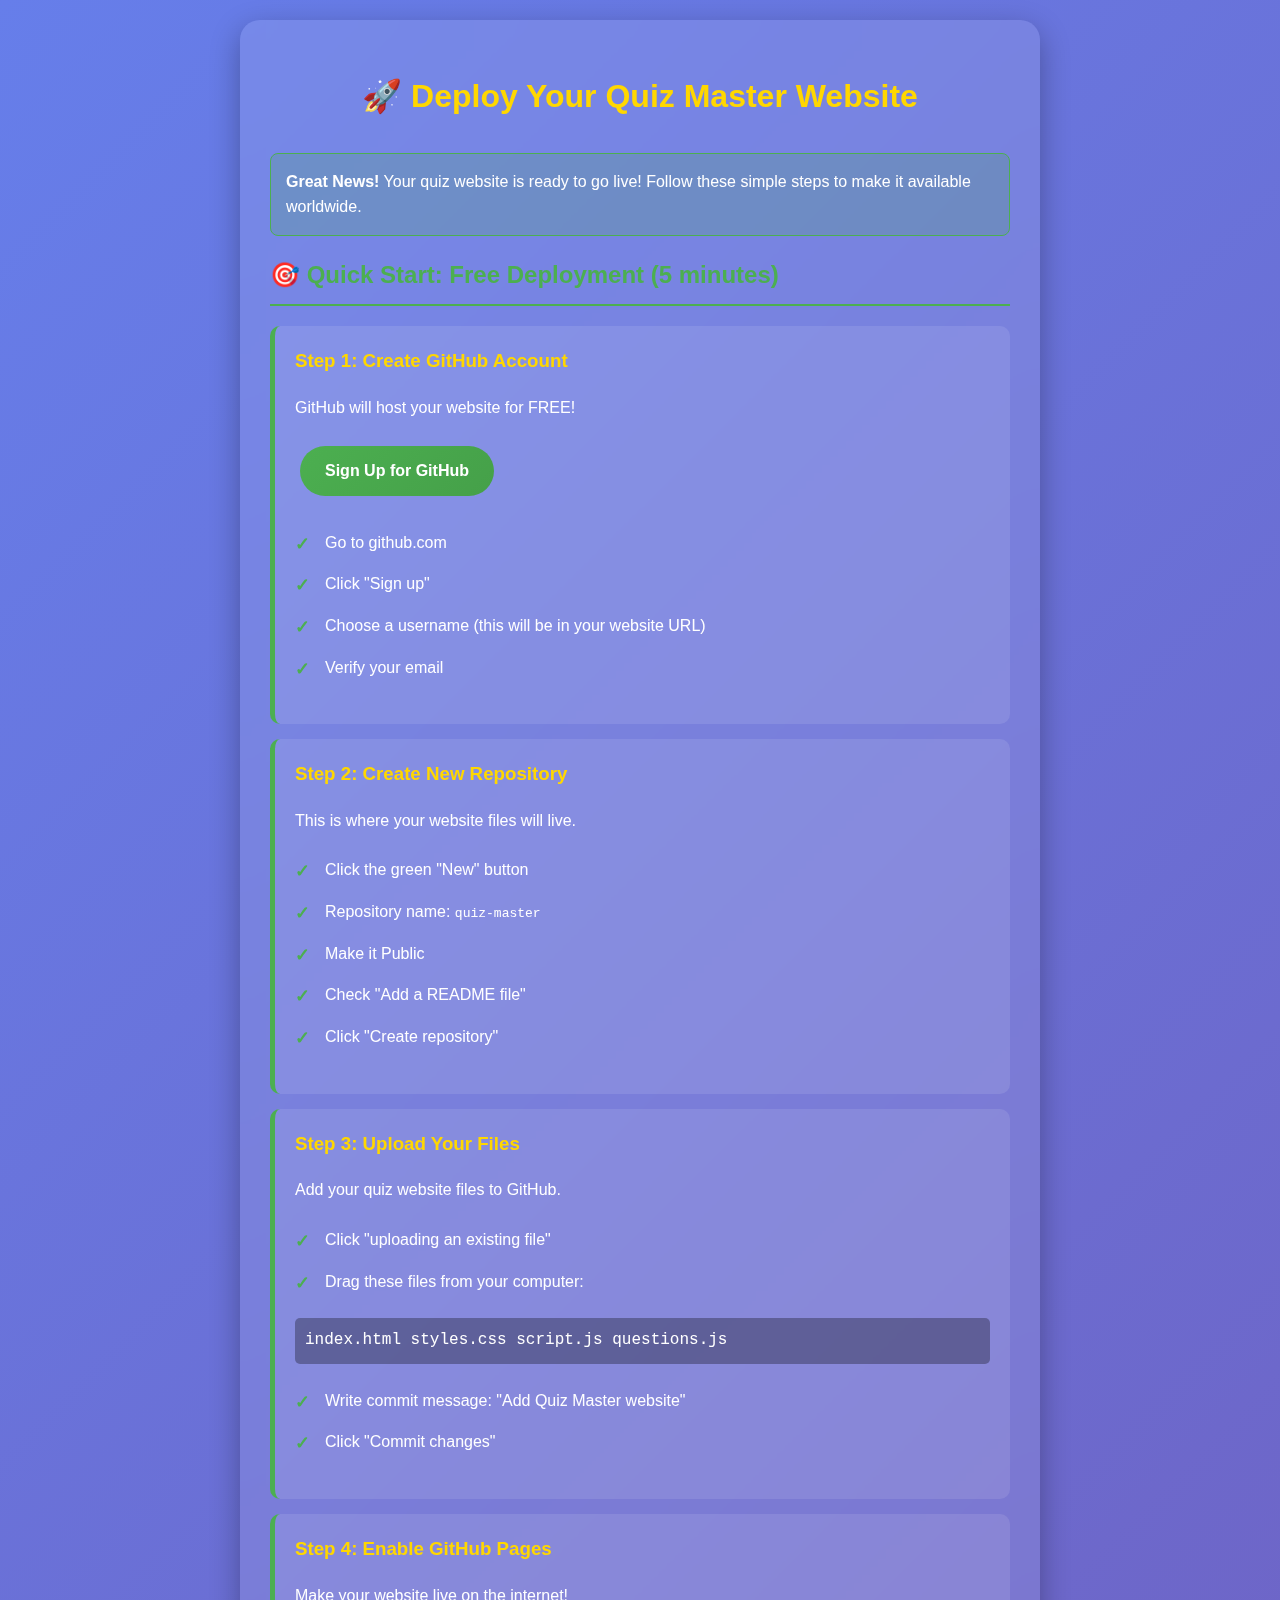
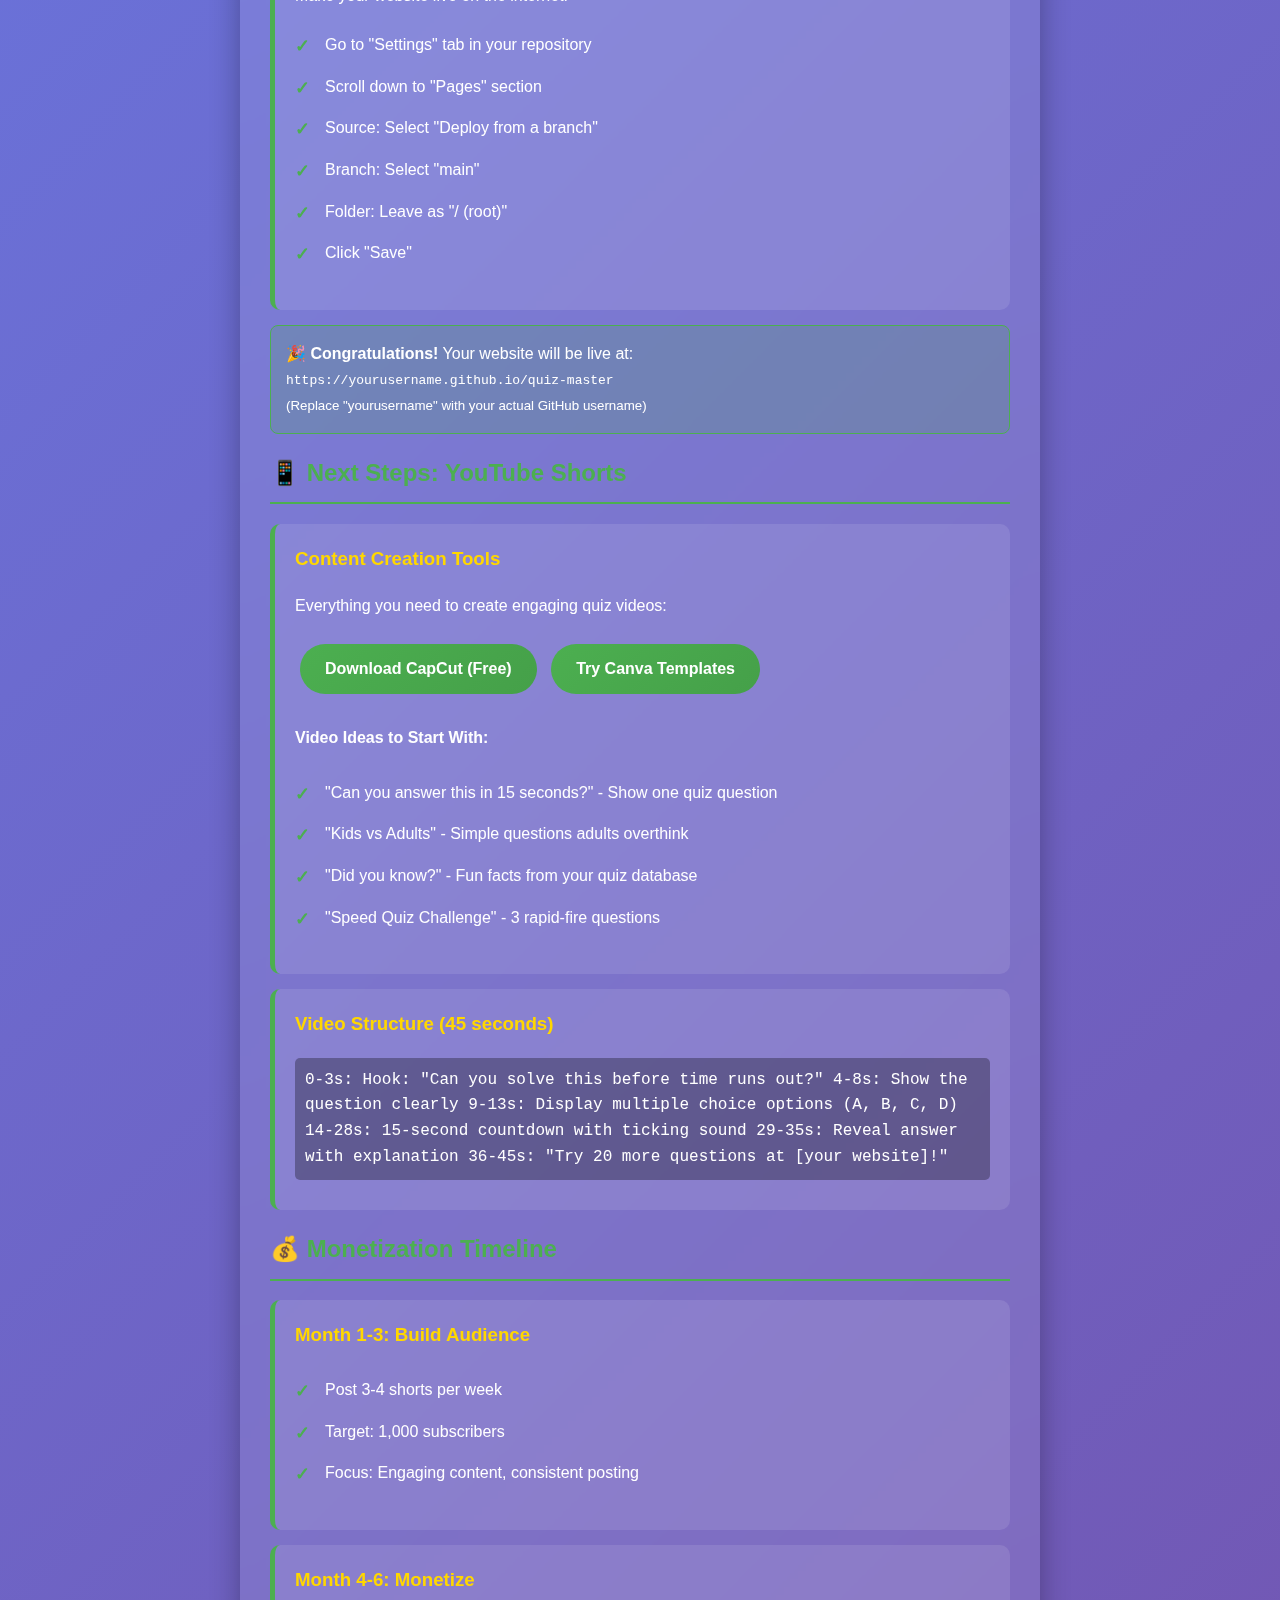
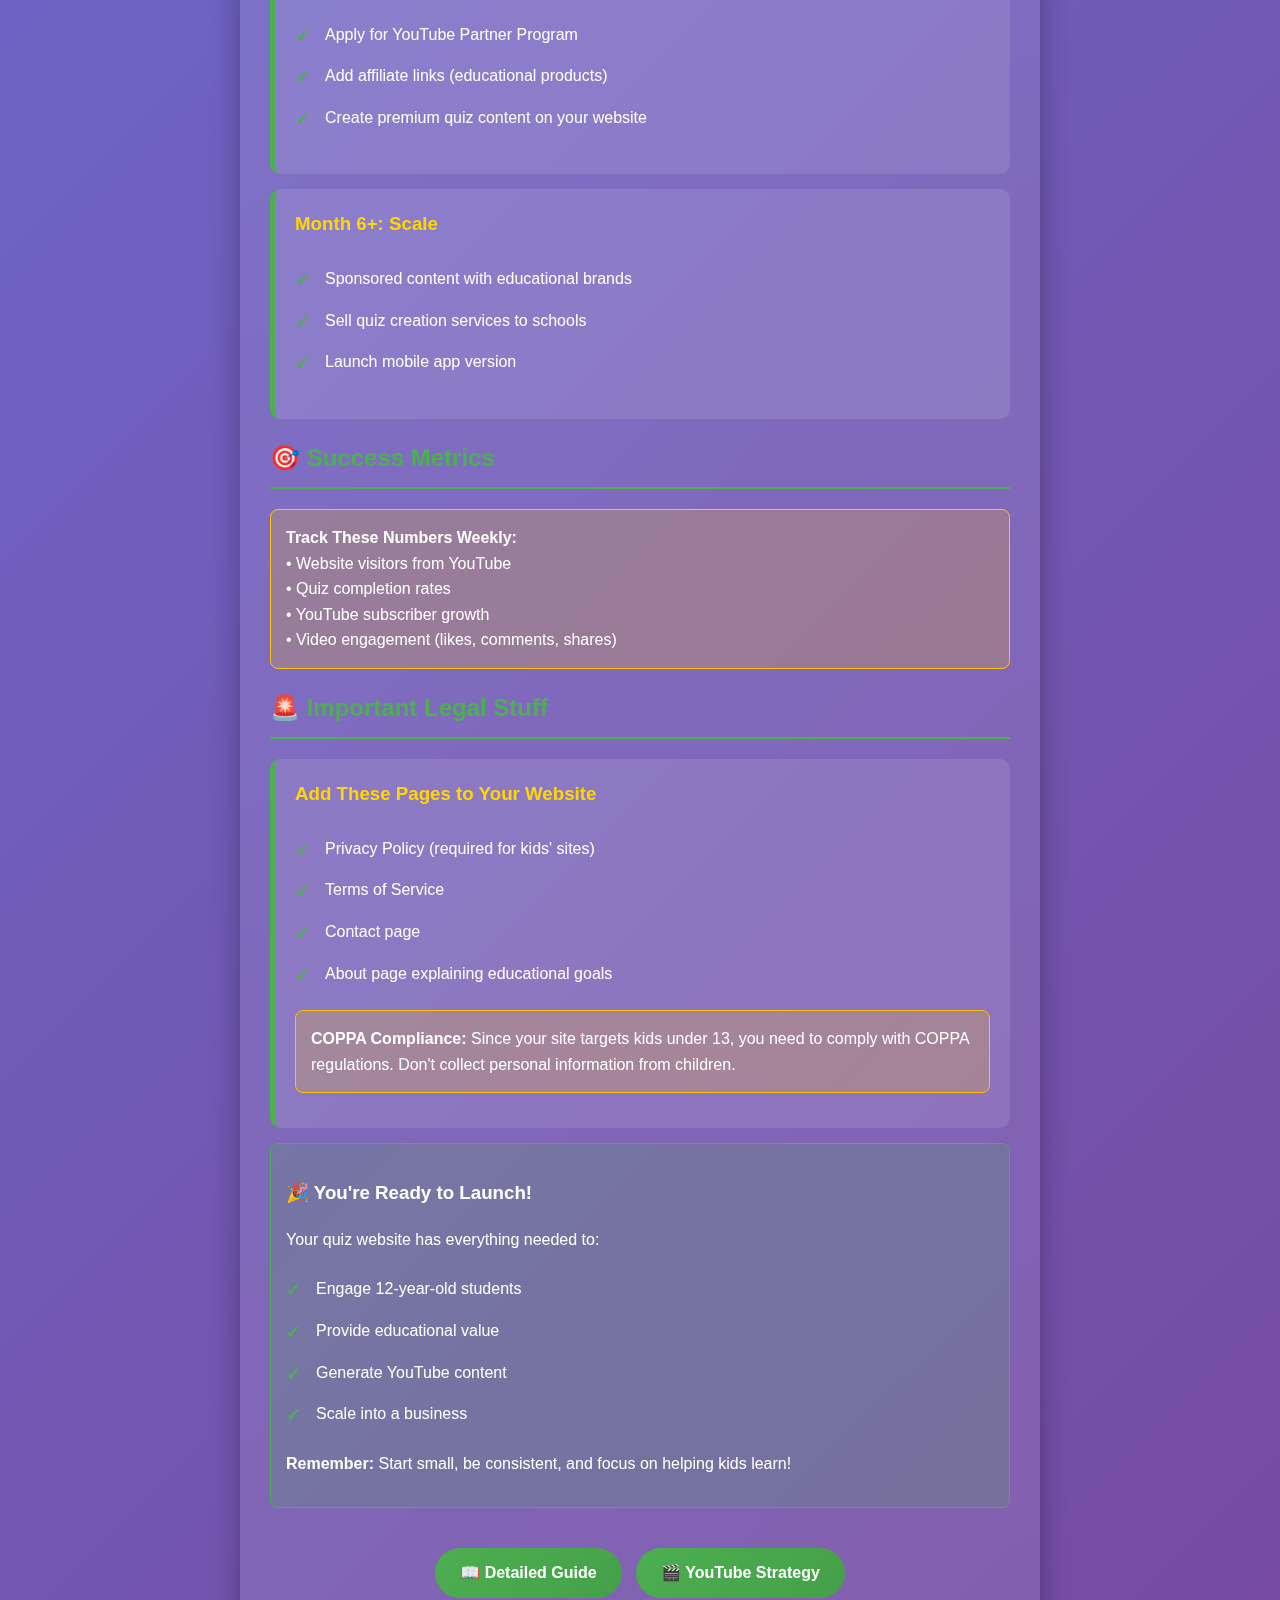
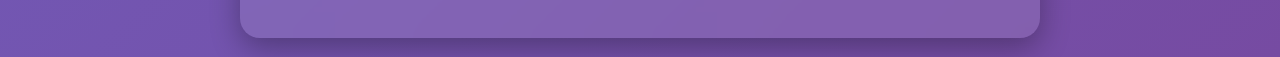
<file: GETTING_STARTED.html>
<!DOCTYPE html>
<html lang="en">

<head>
    <meta charset="UTF-8">
    <meta name="viewport" content="width=device-width, initial-scale=1.0">
    <title>Deploy Quiz Master - Step by Step</title>
    <style>
        body {
            font-family: 'Segoe UI', Tahoma, Geneva, Verdana, sans-serif;
            max-width: 800px;
            margin: 0 auto;
            padding: 20px;
            line-height: 1.6;
            background: linear-gradient(135deg, #667eea 0%, #764ba2 100%);
            color: white;
            min-height: 100vh;
        }

        .container {
            background: rgba(255, 255, 255, 0.1);
            padding: 30px;
            border-radius: 20px;
            backdrop-filter: blur(10px);
            box-shadow: 0 10px 30px rgba(0, 0, 0, 0.3);
        }

        h1 {
            color: #FFD700;
            text-align: center;
            margin-bottom: 30px;
        }

        h2 {
            color: #4CAF50;
            border-bottom: 2px solid #4CAF50;
            padding-bottom: 10px;
        }

        .step {
            background: rgba(255, 255, 255, 0.1);
            padding: 20px;
            margin: 15px 0;
            border-radius: 10px;
            border-left: 5px solid #4CAF50;
        }

        .step h3 {
            margin-top: 0;
            color: #FFD700;
        }

        .code {
            background: rgba(0, 0, 0, 0.3);
            padding: 10px;
            border-radius: 5px;
            font-family: 'Courier New', monospace;
            margin: 10px 0;
            overflow-x: auto;
        }

        .button {
            background: linear-gradient(135deg, #4CAF50, #45a049);
            color: white;
            padding: 12px 25px;
            border: none;
            border-radius: 25px;
            text-decoration: none;
            display: inline-block;
            margin: 10px 5px;
            font-weight: bold;
            transition: transform 0.3s ease;
        }

        .button:hover {
            transform: translateY(-2px);
            box-shadow: 0 5px 15px rgba(76, 175, 80, 0.4);
        }

        .warning {
            background: rgba(255, 193, 7, 0.2);
            border: 1px solid #FFC107;
            padding: 15px;
            border-radius: 8px;
            margin: 15px 0;
        }

        .success {
            background: rgba(76, 175, 80, 0.2);
            border: 1px solid #4CAF50;
            padding: 15px;
            border-radius: 8px;
            margin: 15px 0;
        }

        .checklist {
            list-style: none;
            padding: 0;
        }

        .checklist li {
            padding: 8px 0;
            position: relative;
            padding-left: 30px;
        }

        .checklist li::before {
            content: "✓";
            position: absolute;
            left: 0;
            color: #4CAF50;
            font-weight: bold;
            font-size: 18px;
        }
    </style>
</head>

<body>
    <div class="container">
        <h1>🚀 Deploy Your Quiz Master Website</h1>

        <div class="success">
            <strong>Great News!</strong> Your quiz website is ready to go live! Follow these simple steps to make it
            available worldwide.
        </div>

        <h2>🎯 Quick Start: Free Deployment (5 minutes)</h2>

        <div class="step">
            <h3>Step 1: Create GitHub Account</h3>
            <p>GitHub will host your website for FREE!</p>
            <a href="https://github.com" class="button" target="_blank">Sign Up for GitHub</a>
            <ul class="checklist">
                <li>Go to github.com</li>
                <li>Click "Sign up"</li>
                <li>Choose a username (this will be in your website URL)</li>
                <li>Verify your email</li>
            </ul>
        </div>

        <div class="step">
            <h3>Step 2: Create New Repository</h3>
            <p>This is where your website files will live.</p>
            <ul class="checklist">
                <li>Click the green "New" button</li>
                <li>Repository name: <code>quiz-master</code></li>
                <li>Make it Public</li>
                <li>Check "Add a README file"</li>
                <li>Click "Create repository"</li>
            </ul>
        </div>

        <div class="step">
            <h3>Step 3: Upload Your Files</h3>
            <p>Add your quiz website files to GitHub.</p>
            <ul class="checklist">
                <li>Click "uploading an existing file"</li>
                <li>Drag these files from your computer:</li>
            </ul>
            <div class="code">
                index.html
                styles.css
                script.js
                questions.js
            </div>
            <ul class="checklist">
                <li>Write commit message: "Add Quiz Master website"</li>
                <li>Click "Commit changes"</li>
            </ul>
        </div>

        <div class="step">
            <h3>Step 4: Enable GitHub Pages</h3>
            <p>Make your website live on the internet!</p>
            <ul class="checklist">
                <li>Go to "Settings" tab in your repository</li>
                <li>Scroll down to "Pages" section</li>
                <li>Source: Select "Deploy from a branch"</li>
                <li>Branch: Select "main"</li>
                <li>Folder: Leave as "/ (root)"</li>
                <li>Click "Save"</li>
            </ul>
        </div>

        <div class="success">
            <strong>🎉 Congratulations!</strong> Your website will be live at:<br>
            <code>https://yourusername.github.io/quiz-master</code><br>
            <small>(Replace "yourusername" with your actual GitHub username)</small>
        </div>

        <h2>📱 Next Steps: YouTube Shorts</h2>

        <div class="step">
            <h3>Content Creation Tools</h3>
            <p>Everything you need to create engaging quiz videos:</p>
            <a href="https://www.capcut.com/" class="button" target="_blank">Download CapCut (Free)</a>
            <a href="https://canva.com" class="button" target="_blank">Try Canva Templates</a>

            <h4>Video Ideas to Start With:</h4>
            <ul class="checklist">
                <li>"Can you answer this in 15 seconds?" - Show one quiz question</li>
                <li>"Kids vs Adults" - Simple questions adults overthink</li>
                <li>"Did you know?" - Fun facts from your quiz database</li>
                <li>"Speed Quiz Challenge" - 3 rapid-fire questions</li>
            </ul>
        </div>

        <div class="step">
            <h3>Video Structure (45 seconds)</h3>
            <div class="code">
                0-3s: Hook: "Can you solve this before time runs out?"
                4-8s: Show the question clearly
                9-13s: Display multiple choice options (A, B, C, D)
                14-28s: 15-second countdown with ticking sound
                29-35s: Reveal answer with explanation
                36-45s: "Try 20 more questions at [your website]!"
            </div>
        </div>

        <h2>💰 Monetization Timeline</h2>

        <div class="step">
            <h3>Month 1-3: Build Audience</h3>
            <ul class="checklist">
                <li>Post 3-4 shorts per week</li>
                <li>Target: 1,000 subscribers</li>
                <li>Focus: Engaging content, consistent posting</li>
            </ul>
        </div>

        <div class="step">
            <h3>Month 4-6: Monetize</h3>
            <ul class="checklist">
                <li>Apply for YouTube Partner Program</li>
                <li>Add affiliate links (educational products)</li>
                <li>Create premium quiz content on your website</li>
            </ul>
        </div>

        <div class="step">
            <h3>Month 6+: Scale</h3>
            <ul class="checklist">
                <li>Sponsored content with educational brands</li>
                <li>Sell quiz creation services to schools</li>
                <li>Launch mobile app version</li>
            </ul>
        </div>

        <h2>🎯 Success Metrics</h2>

        <div class="warning">
            <strong>Track These Numbers Weekly:</strong><br>
            • Website visitors from YouTube<br>
            • Quiz completion rates<br>
            • YouTube subscriber growth<br>
            • Video engagement (likes, comments, shares)<br>
        </div>

        <h2>🚨 Important Legal Stuff</h2>

        <div class="step">
            <h3>Add These Pages to Your Website</h3>
            <ul class="checklist">
                <li>Privacy Policy (required for kids' sites)</li>
                <li>Terms of Service</li>
                <li>Contact page</li>
                <li>About page explaining educational goals</li>
            </ul>

            <div class="warning">
                <strong>COPPA Compliance:</strong> Since your site targets kids under 13, you need to comply with COPPA
                regulations. Don't collect personal information from children.
            </div>
        </div>

        <div class="success">
            <h3>🎉 You're Ready to Launch!</h3>
            <p>Your quiz website has everything needed to:</p>
            <ul class="checklist">
                <li>Engage 12-year-old students</li>
                <li>Provide educational value</li>
                <li>Generate YouTube content</li>
                <li>Scale into a business</li>
            </ul>

            <p><strong>Remember:</strong> Start small, be consistent, and focus on helping kids learn!</p>
        </div>

        <div style="text-align: center; margin-top: 30px;">
            <a href="DEPLOYMENT_GUIDE.md" class="button">📖 Detailed Guide</a>
            <a href="YOUTUBE_STRATEGY.md" class="button">🎬 YouTube Strategy</a>
        </div>
    </div>
</body>

</html>
</file>
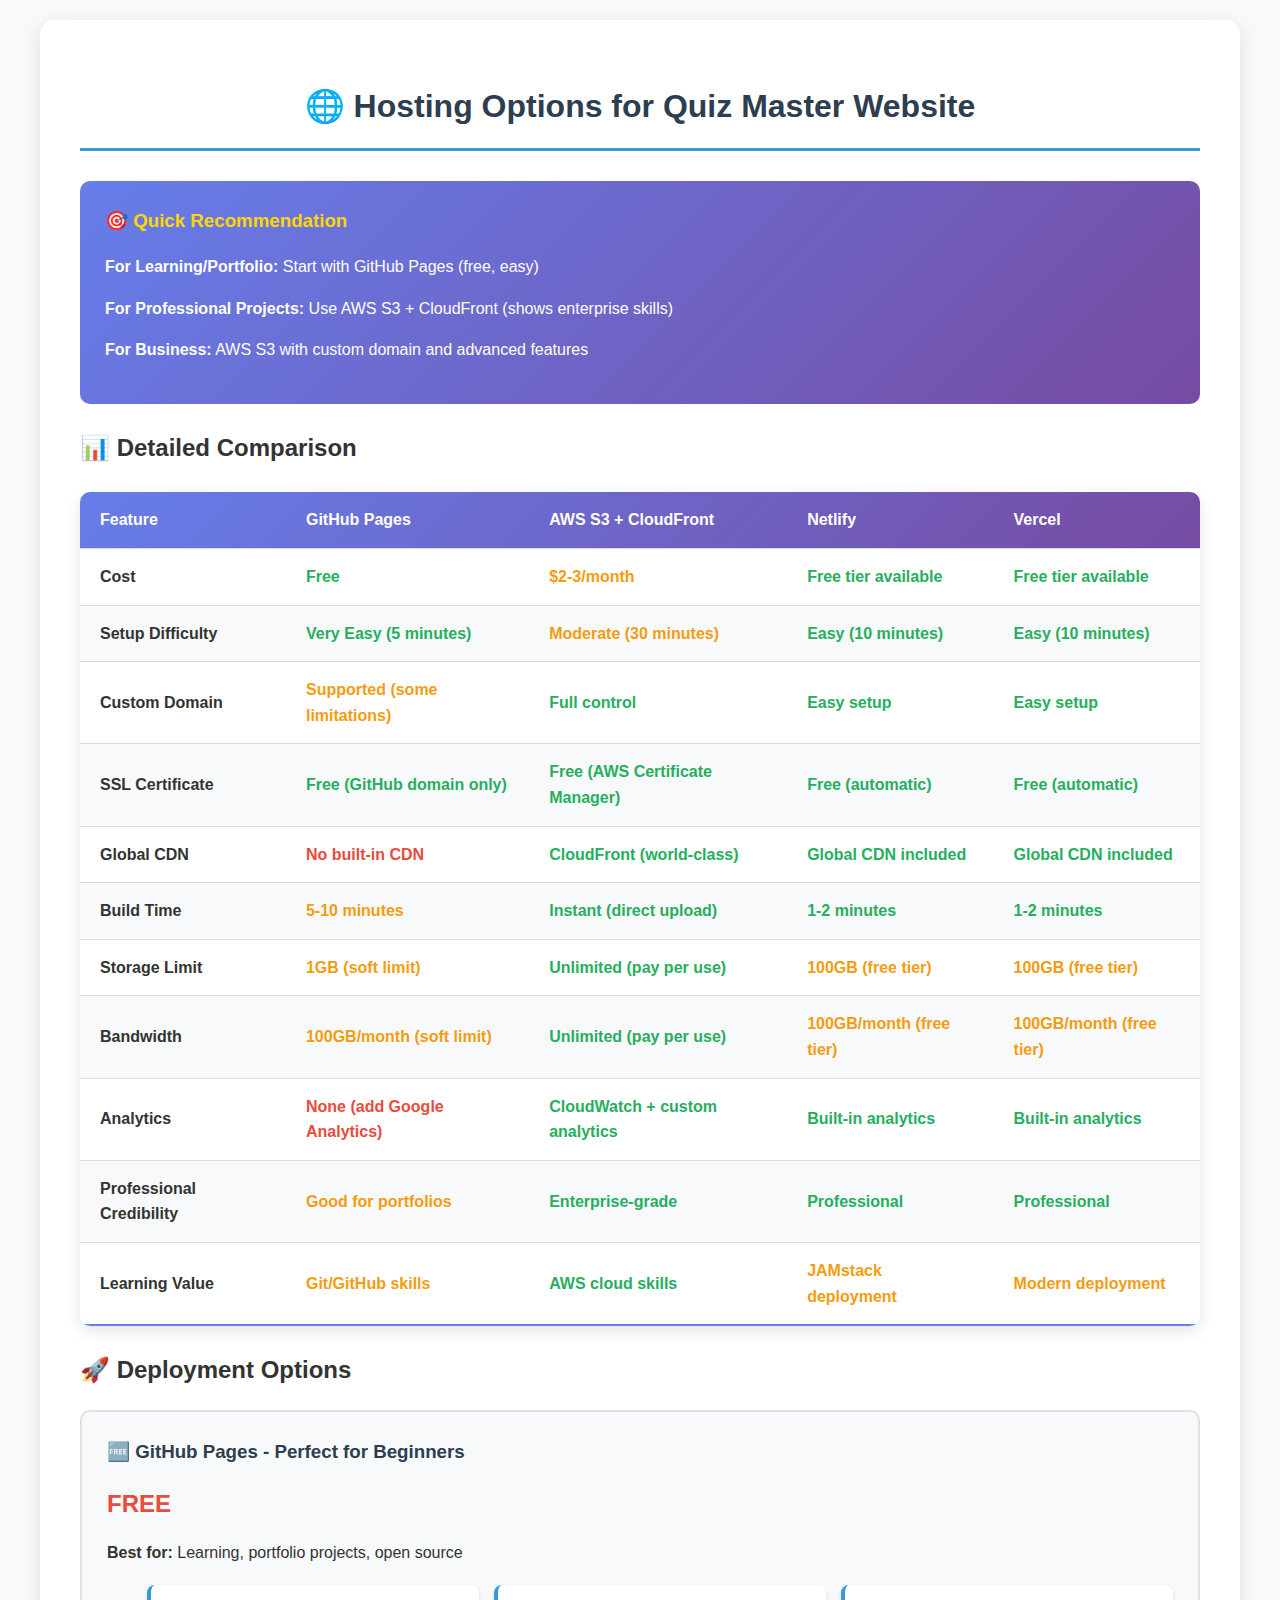
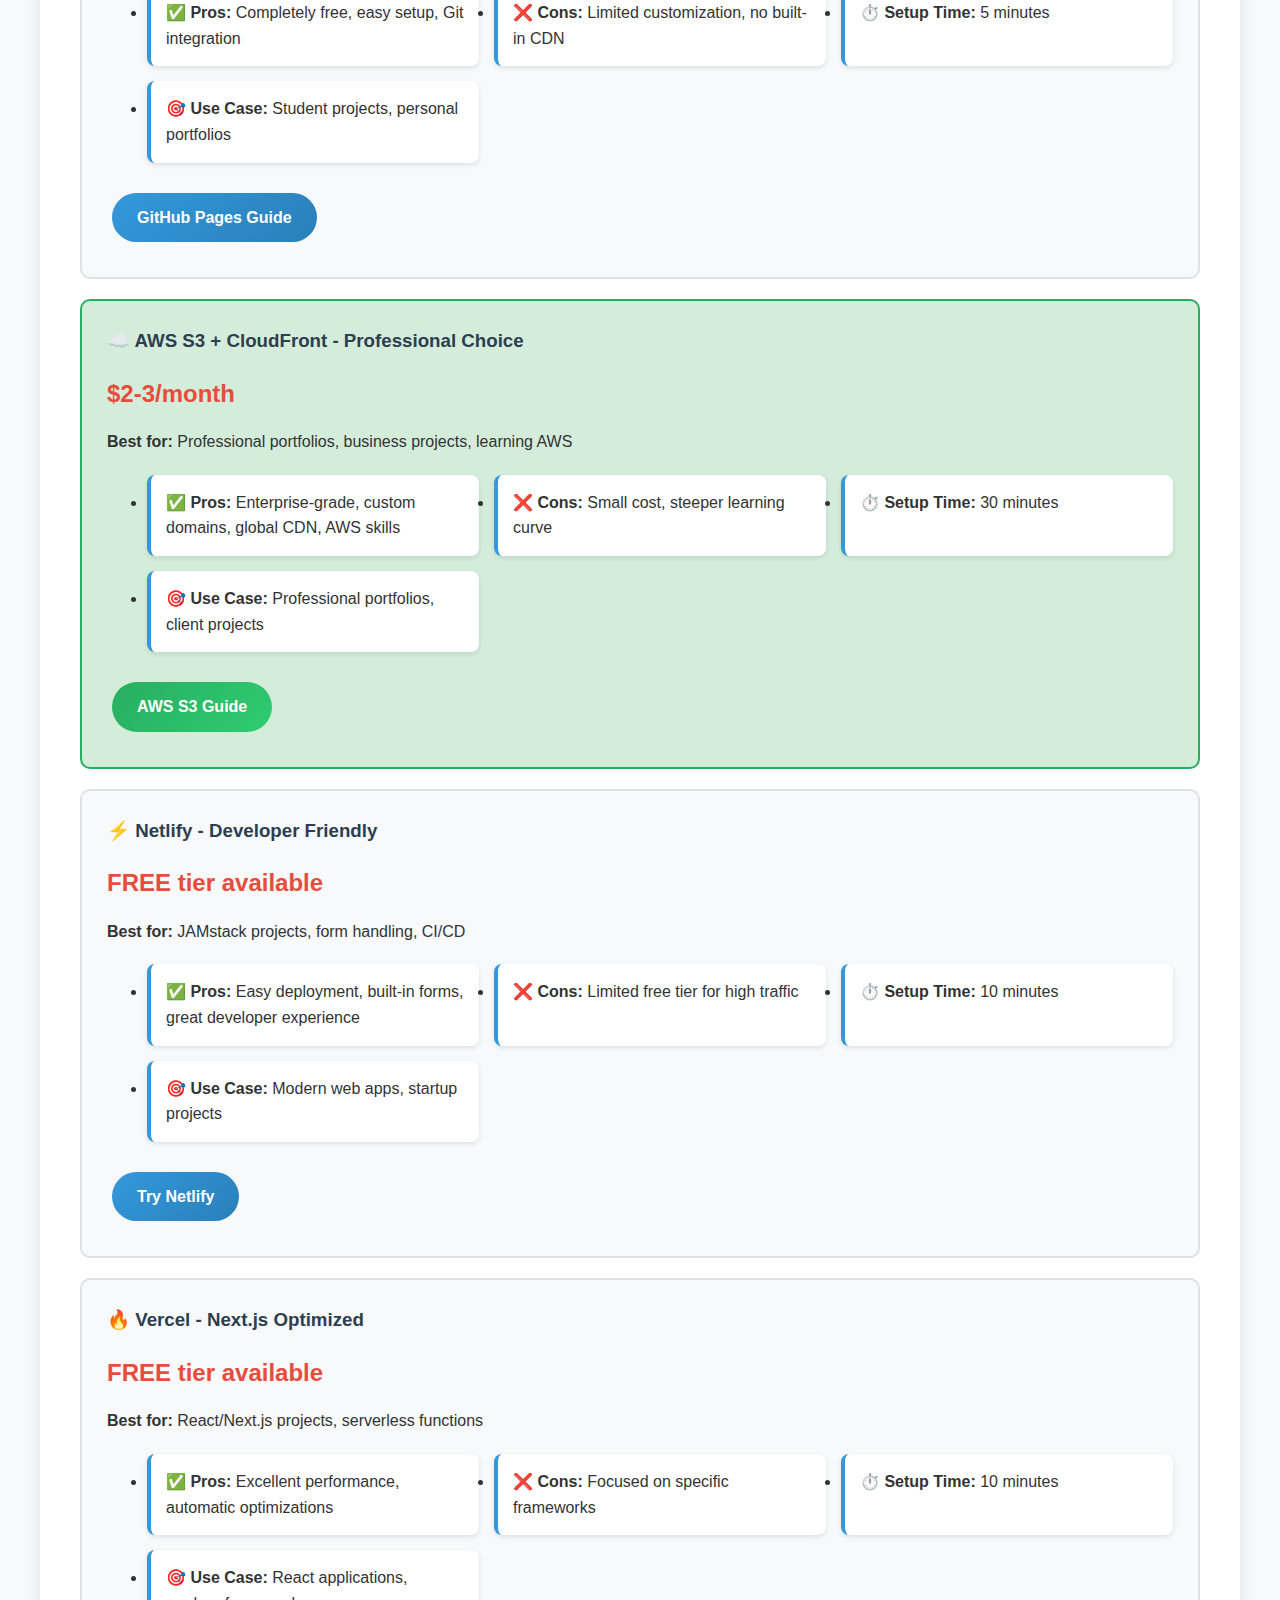
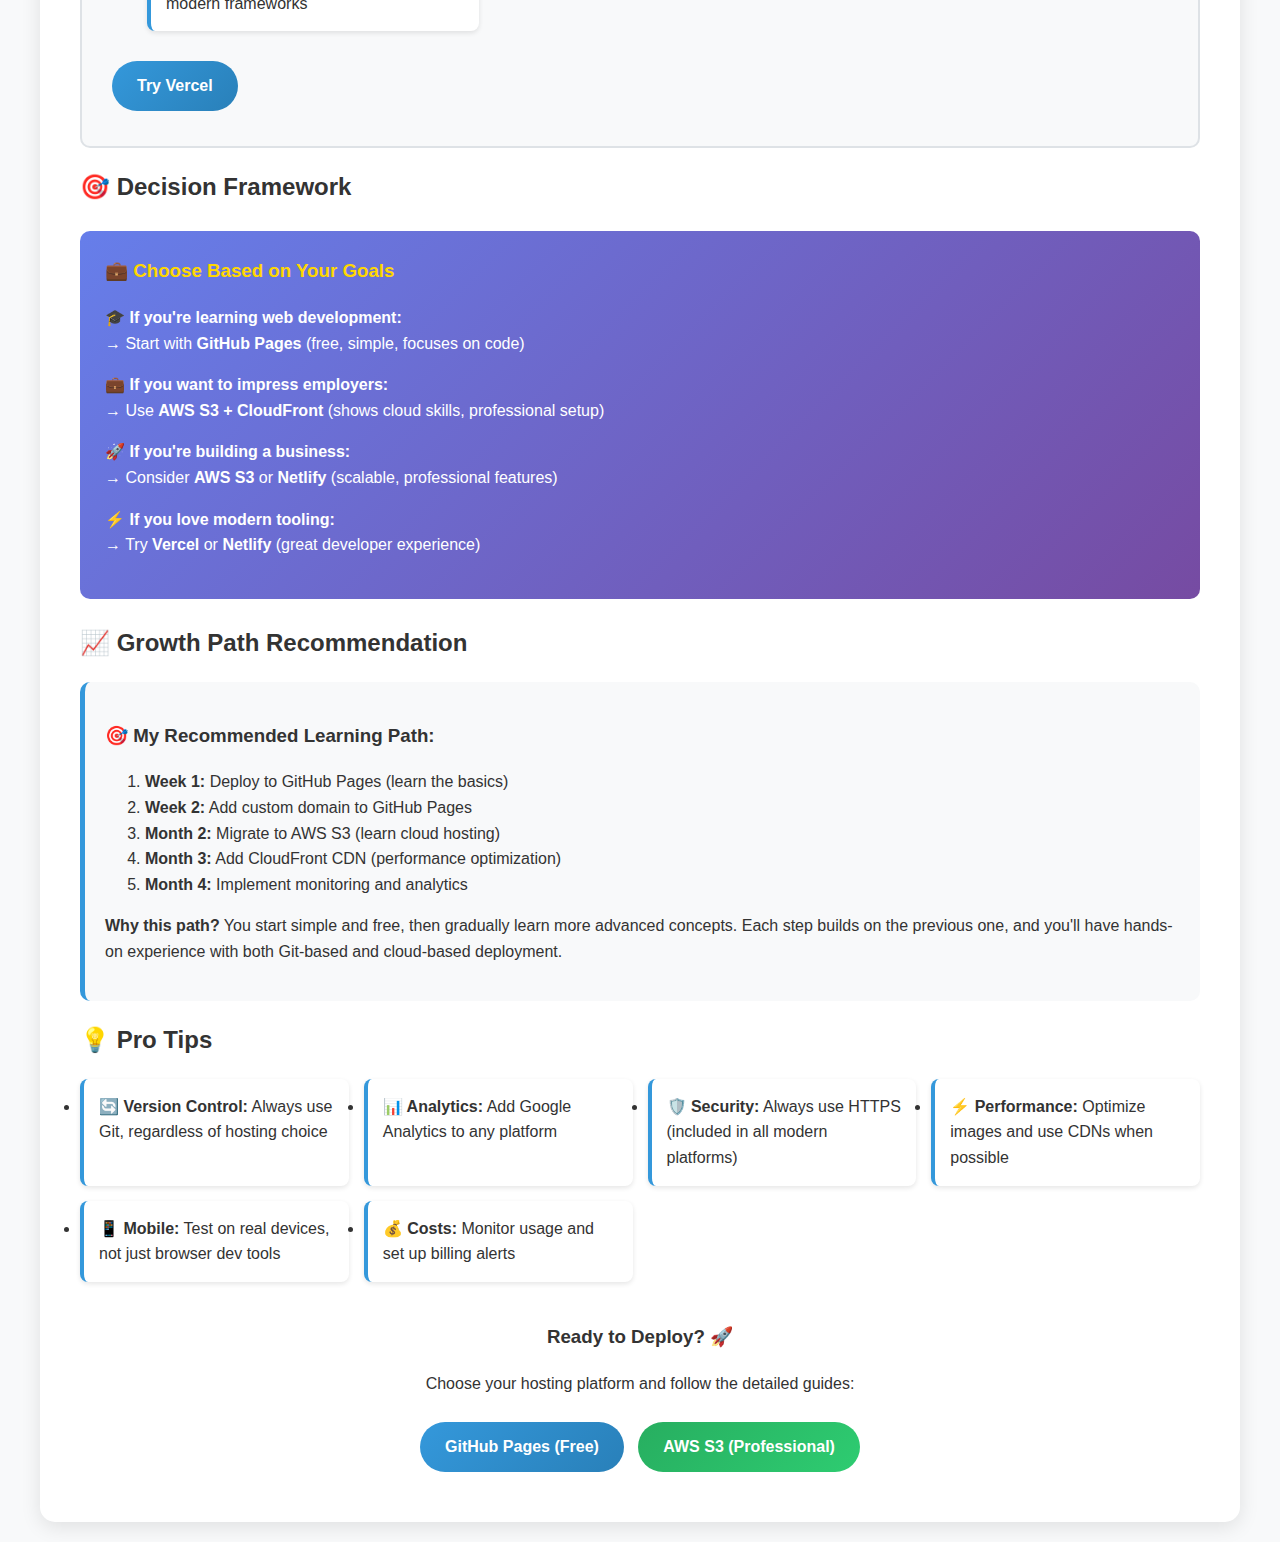
<file: HOSTING_COMPARISON.html>
<!DOCTYPE html>
<html lang="en">

<head>
    <meta charset="UTF-8">
    <meta name="viewport" content="width=device-width, initial-scale=1.0">
    <title>Hosting Options Comparison - Quiz Master</title>
    <style>
        body {
            font-family: 'Segoe UI', Tahoma, Geneva, Verdana, sans-serif;
            max-width: 1200px;
            margin: 0 auto;
            padding: 20px;
            line-height: 1.6;
            background: #f8f9fa;
            color: #333;
        }

        .container {
            background: white;
            padding: 40px;
            border-radius: 15px;
            box-shadow: 0 5px 20px rgba(0, 0, 0, 0.1);
        }

        h1 {
            color: #2c3e50;
            text-align: center;
            margin-bottom: 30px;
            border-bottom: 3px solid #3498db;
            padding-bottom: 15px;
        }

        .comparison-table {
            width: 100%;
            border-collapse: collapse;
            margin: 25px 0;
            font-size: 1rem;
            box-shadow: 0 5px 15px rgba(0, 0, 0, 0.1);
            border-radius: 10px;
            overflow: hidden;
        }

        .comparison-table thead tr {
            background: linear-gradient(135deg, #667eea 0%, #764ba2 100%);
            color: white;
            text-align: left;
        }

        .comparison-table th,
        .comparison-table td {
            padding: 15px 20px;
            border-bottom: 1px solid #ddd;
        }

        .comparison-table tbody tr {
            border-bottom: 1px solid #dddddd;
        }

        .comparison-table tbody tr:nth-of-type(even) {
            background-color: #f8f9fa;
        }

        .comparison-table tbody tr:last-of-type {
            border-bottom: 2px solid #667eea;
        }

        .pros {
            color: #27ae60;
            font-weight: 600;
        }

        .cons {
            color: #e74c3c;
            font-weight: 600;
        }

        .neutral {
            color: #f39c12;
            font-weight: 600;
        }

        .recommendation {
            background: linear-gradient(135deg, #667eea 0%, #764ba2 100%);
            color: white;
            padding: 25px;
            border-radius: 10px;
            margin: 25px 0;
        }

        .recommendation h3 {
            color: #ffd700;
            margin-top: 0;
        }

        .option-card {
            background: #f8f9fa;
            border: 2px solid #dee2e6;
            border-radius: 10px;
            padding: 25px;
            margin: 20px 0;
            transition: all 0.3s ease;
        }

        .option-card:hover {
            transform: translateY(-5px);
            box-shadow: 0 10px 25px rgba(0, 0, 0, 0.1);
        }

        .option-card.recommended {
            border-color: #27ae60;
            background: #d4edda;
        }

        .option-card h3 {
            color: #2c3e50;
            margin-top: 0;
        }

        .price {
            font-size: 1.5em;
            font-weight: bold;
            color: #e74c3c;
        }

        .button {
            background: linear-gradient(135deg, #3498db, #2980b9);
            color: white;
            padding: 12px 25px;
            border: none;
            border-radius: 25px;
            text-decoration: none;
            display: inline-block;
            margin: 10px 5px;
            font-weight: bold;
            transition: all 0.3s ease;
        }

        .button:hover {
            transform: translateY(-2px);
            box-shadow: 0 5px 15px rgba(52, 152, 219, 0.4);
            color: white;
            text-decoration: none;
        }

        .button.success {
            background: linear-gradient(135deg, #27ae60, #2ecc71);
        }

        .feature-list {
            display: grid;
            grid-template-columns: repeat(auto-fit, minmax(250px, 1fr));
            gap: 15px;
            margin: 20px 0;
        }

        .feature-list li {
            background: white;
            padding: 15px;
            border-radius: 8px;
            border-left: 4px solid #3498db;
            box-shadow: 0 2px 5px rgba(0, 0, 0, 0.1);
        }
    </style>
</head>

<body>
    <div class="container">
        <h1>🌐 Hosting Options for Quiz Master Website</h1>

        <div class="recommendation">
            <h3>🎯 Quick Recommendation</h3>
            <p><strong>For Learning/Portfolio:</strong> Start with GitHub Pages (free, easy)</p>
            <p><strong>For Professional Projects:</strong> Use AWS S3 + CloudFront (shows enterprise skills)</p>
            <p><strong>For Business:</strong> AWS S3 with custom domain and advanced features</p>
        </div>

        <h2>📊 Detailed Comparison</h2>

        <table class="comparison-table">
            <thead>
                <tr>
                    <th>Feature</th>
                    <th>GitHub Pages</th>
                    <th>AWS S3 + CloudFront</th>
                    <th>Netlify</th>
                    <th>Vercel</th>
                </tr>
            </thead>
            <tbody>
                <tr>
                    <td><strong>Cost</strong></td>
                    <td class="pros">Free</td>
                    <td class="neutral">$2-3/month</td>
                    <td class="pros">Free tier available</td>
                    <td class="pros">Free tier available</td>
                </tr>
                <tr>
                    <td><strong>Setup Difficulty</strong></td>
                    <td class="pros">Very Easy (5 minutes)</td>
                    <td class="neutral">Moderate (30 minutes)</td>
                    <td class="pros">Easy (10 minutes)</td>
                    <td class="pros">Easy (10 minutes)</td>
                </tr>
                <tr>
                    <td><strong>Custom Domain</strong></td>
                    <td class="neutral">Supported (some limitations)</td>
                    <td class="pros">Full control</td>
                    <td class="pros">Easy setup</td>
                    <td class="pros">Easy setup</td>
                </tr>
                <tr>
                    <td><strong>SSL Certificate</strong></td>
                    <td class="pros">Free (GitHub domain only)</td>
                    <td class="pros">Free (AWS Certificate Manager)</td>
                    <td class="pros">Free (automatic)</td>
                    <td class="pros">Free (automatic)</td>
                </tr>
                <tr>
                    <td><strong>Global CDN</strong></td>
                    <td class="cons">No built-in CDN</td>
                    <td class="pros">CloudFront (world-class)</td>
                    <td class="pros">Global CDN included</td>
                    <td class="pros">Global CDN included</td>
                </tr>
                <tr>
                    <td><strong>Build Time</strong></td>
                    <td class="neutral">5-10 minutes</td>
                    <td class="pros">Instant (direct upload)</td>
                    <td class="pros">1-2 minutes</td>
                    <td class="pros">1-2 minutes</td>
                </tr>
                <tr>
                    <td><strong>Storage Limit</strong></td>
                    <td class="neutral">1GB (soft limit)</td>
                    <td class="pros">Unlimited (pay per use)</td>
                    <td class="neutral">100GB (free tier)</td>
                    <td class="neutral">100GB (free tier)</td>
                </tr>
                <tr>
                    <td><strong>Bandwidth</strong></td>
                    <td class="neutral">100GB/month (soft limit)</td>
                    <td class="pros">Unlimited (pay per use)</td>
                    <td class="neutral">100GB/month (free tier)</td>
                    <td class="neutral">100GB/month (free tier)</td>
                </tr>
                <tr>
                    <td><strong>Analytics</strong></td>
                    <td class="cons">None (add Google Analytics)</td>
                    <td class="pros">CloudWatch + custom analytics</td>
                    <td class="pros">Built-in analytics</td>
                    <td class="pros">Built-in analytics</td>
                </tr>
                <tr>
                    <td><strong>Professional Credibility</strong></td>
                    <td class="neutral">Good for portfolios</td>
                    <td class="pros">Enterprise-grade</td>
                    <td class="pros">Professional</td>
                    <td class="pros">Professional</td>
                </tr>
                <tr>
                    <td><strong>Learning Value</strong></td>
                    <td class="neutral">Git/GitHub skills</td>
                    <td class="pros">AWS cloud skills</td>
                    <td class="neutral">JAMstack deployment</td>
                    <td class="neutral">Modern deployment</td>
                </tr>
            </tbody>
        </table>

        <h2>🚀 Deployment Options</h2>

        <div class="option-card">
            <h3>🆓 GitHub Pages - Perfect for Beginners</h3>
            <div class="price">FREE</div>
            <p><strong>Best for:</strong> Learning, portfolio projects, open source</p>

            <ul class="feature-list">
                <li><strong>✅ Pros:</strong> Completely free, easy setup, Git integration</li>
                <li><strong>❌ Cons:</strong> Limited customization, no built-in CDN</li>
                <li><strong>⏱️ Setup Time:</strong> 5 minutes</li>
                <li><strong>🎯 Use Case:</strong> Student projects, personal portfolios</li>
            </ul>

            <a href="PORTFOLIO_DEPLOYMENT.html" class="button">GitHub Pages Guide</a>
        </div>

        <div class="option-card recommended">
            <h3>☁️ AWS S3 + CloudFront - Professional Choice</h3>
            <div class="price">$2-3/month</div>
            <p><strong>Best for:</strong> Professional portfolios, business projects, learning AWS</p>

            <ul class="feature-list">
                <li><strong>✅ Pros:</strong> Enterprise-grade, custom domains, global CDN, AWS skills</li>
                <li><strong>❌ Cons:</strong> Small cost, steeper learning curve</li>
                <li><strong>⏱️ Setup Time:</strong> 30 minutes</li>
                <li><strong>🎯 Use Case:</strong> Professional portfolios, client projects</li>
            </ul>

            <a href="AWS_S3_DEPLOYMENT.md" class="button success">AWS S3 Guide</a>
        </div>

        <div class="option-card">
            <h3>⚡ Netlify - Developer Friendly</h3>
            <div class="price">FREE tier available</div>
            <p><strong>Best for:</strong> JAMstack projects, form handling, CI/CD</p>

            <ul class="feature-list">
                <li><strong>✅ Pros:</strong> Easy deployment, built-in forms, great developer experience</li>
                <li><strong>❌ Cons:</strong> Limited free tier for high traffic</li>
                <li><strong>⏱️ Setup Time:</strong> 10 minutes</li>
                <li><strong>🎯 Use Case:</strong> Modern web apps, startup projects</li>
            </ul>

            <a href="https://netlify.com" class="button" target="_blank">Try Netlify</a>
        </div>

        <div class="option-card">
            <h3>🔥 Vercel - Next.js Optimized</h3>
            <div class="price">FREE tier available</div>
            <p><strong>Best for:</strong> React/Next.js projects, serverless functions</p>

            <ul class="feature-list">
                <li><strong>✅ Pros:</strong> Excellent performance, automatic optimizations</li>
                <li><strong>❌ Cons:</strong> Focused on specific frameworks</li>
                <li><strong>⏱️ Setup Time:</strong> 10 minutes</li>
                <li><strong>🎯 Use Case:</strong> React applications, modern frameworks</li>
            </ul>

            <a href="https://vercel.com" class="button" target="_blank">Try Vercel</a>
        </div>

        <h2>🎯 Decision Framework</h2>

        <div class="recommendation">
            <h3>💼 Choose Based on Your Goals</h3>

            <p><strong>🎓 If you're learning web development:</strong><br>
                → Start with <strong>GitHub Pages</strong> (free, simple, focuses on code)</p>

            <p><strong>💼 If you want to impress employers:</strong><br>
                → Use <strong>AWS S3 + CloudFront</strong> (shows cloud skills, professional setup)</p>

            <p><strong>🚀 If you're building a business:</strong><br>
                → Consider <strong>AWS S3</strong> or <strong>Netlify</strong> (scalable, professional features)</p>

            <p><strong>⚡ If you love modern tooling:</strong><br>
                → Try <strong>Vercel</strong> or <strong>Netlify</strong> (great developer experience)</p>
        </div>

        <h2>📈 Growth Path Recommendation</h2>

        <div style="background: #f8f9fa; padding: 20px; border-radius: 10px; border-left: 5px solid #3498db;">
            <h3>🎯 My Recommended Learning Path:</h3>
            <ol>
                <li><strong>Week 1:</strong> Deploy to GitHub Pages (learn the basics)</li>
                <li><strong>Week 2:</strong> Add custom domain to GitHub Pages</li>
                <li><strong>Month 2:</strong> Migrate to AWS S3 (learn cloud hosting)</li>
                <li><strong>Month 3:</strong> Add CloudFront CDN (performance optimization)</li>
                <li><strong>Month 4:</strong> Implement monitoring and analytics</li>
            </ol>

            <p><strong>Why this path?</strong> You start simple and free, then gradually learn more advanced concepts.
                Each step builds on the previous one, and you'll have hands-on experience with both Git-based and
                cloud-based deployment.</p>
        </div>

        <h2>💡 Pro Tips</h2>

        <div class="feature-list">
            <li><strong>🔄 Version Control:</strong> Always use Git, regardless of hosting choice</li>
            <li><strong>📊 Analytics:</strong> Add Google Analytics to any platform</li>
            <li><strong>🛡️ Security:</strong> Always use HTTPS (included in all modern platforms)</li>
            <li><strong>⚡ Performance:</strong> Optimize images and use CDNs when possible</li>
            <li><strong>📱 Mobile:</strong> Test on real devices, not just browser dev tools</li>
            <li><strong>💰 Costs:</strong> Monitor usage and set up billing alerts</li>
        </div>

        <div style="text-align: center; margin-top: 40px;">
            <h3>Ready to Deploy? 🚀</h3>
            <p>Choose your hosting platform and follow the detailed guides:</p>
            <a href="PORTFOLIO_DEPLOYMENT.html" class="button">GitHub Pages (Free)</a>
            <a href="AWS_S3_DEPLOYMENT.md" class="button success">AWS S3 (Professional)</a>
        </div>
    </div>
</body>

</html>
</file>
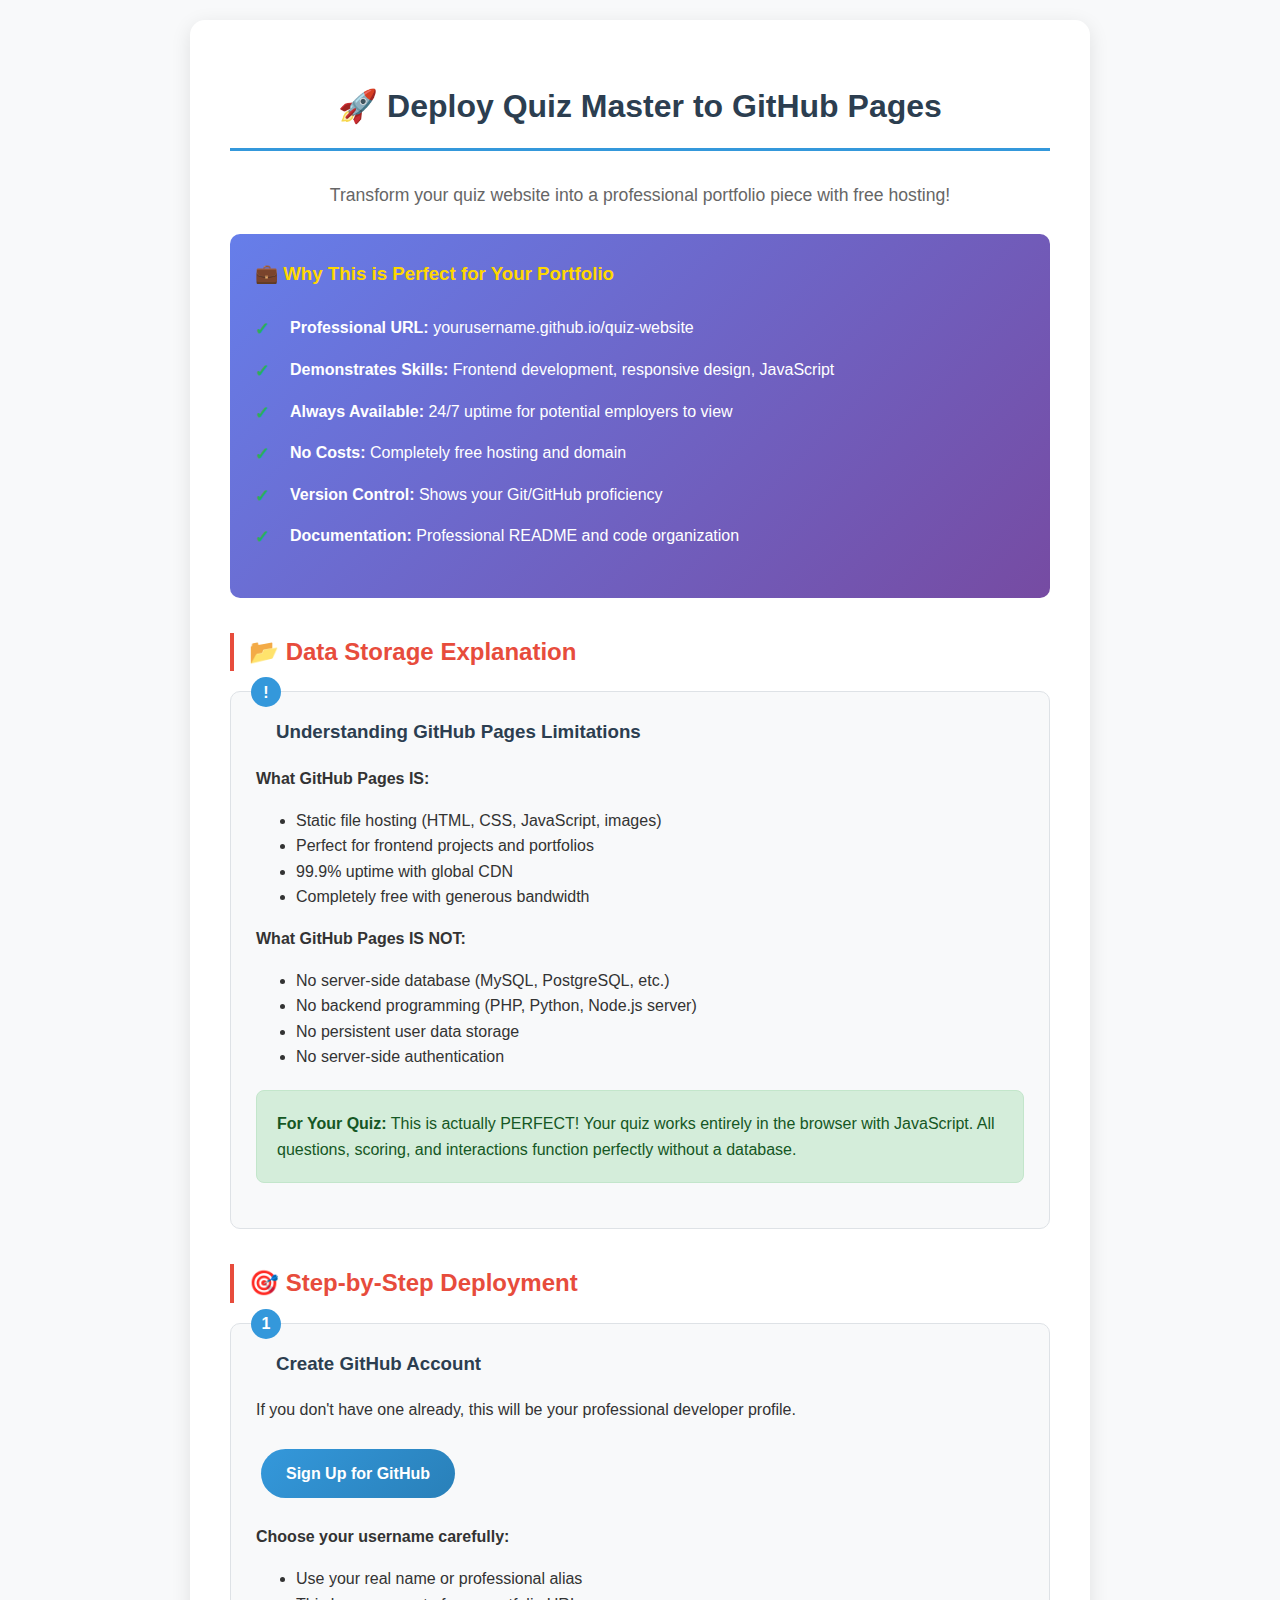
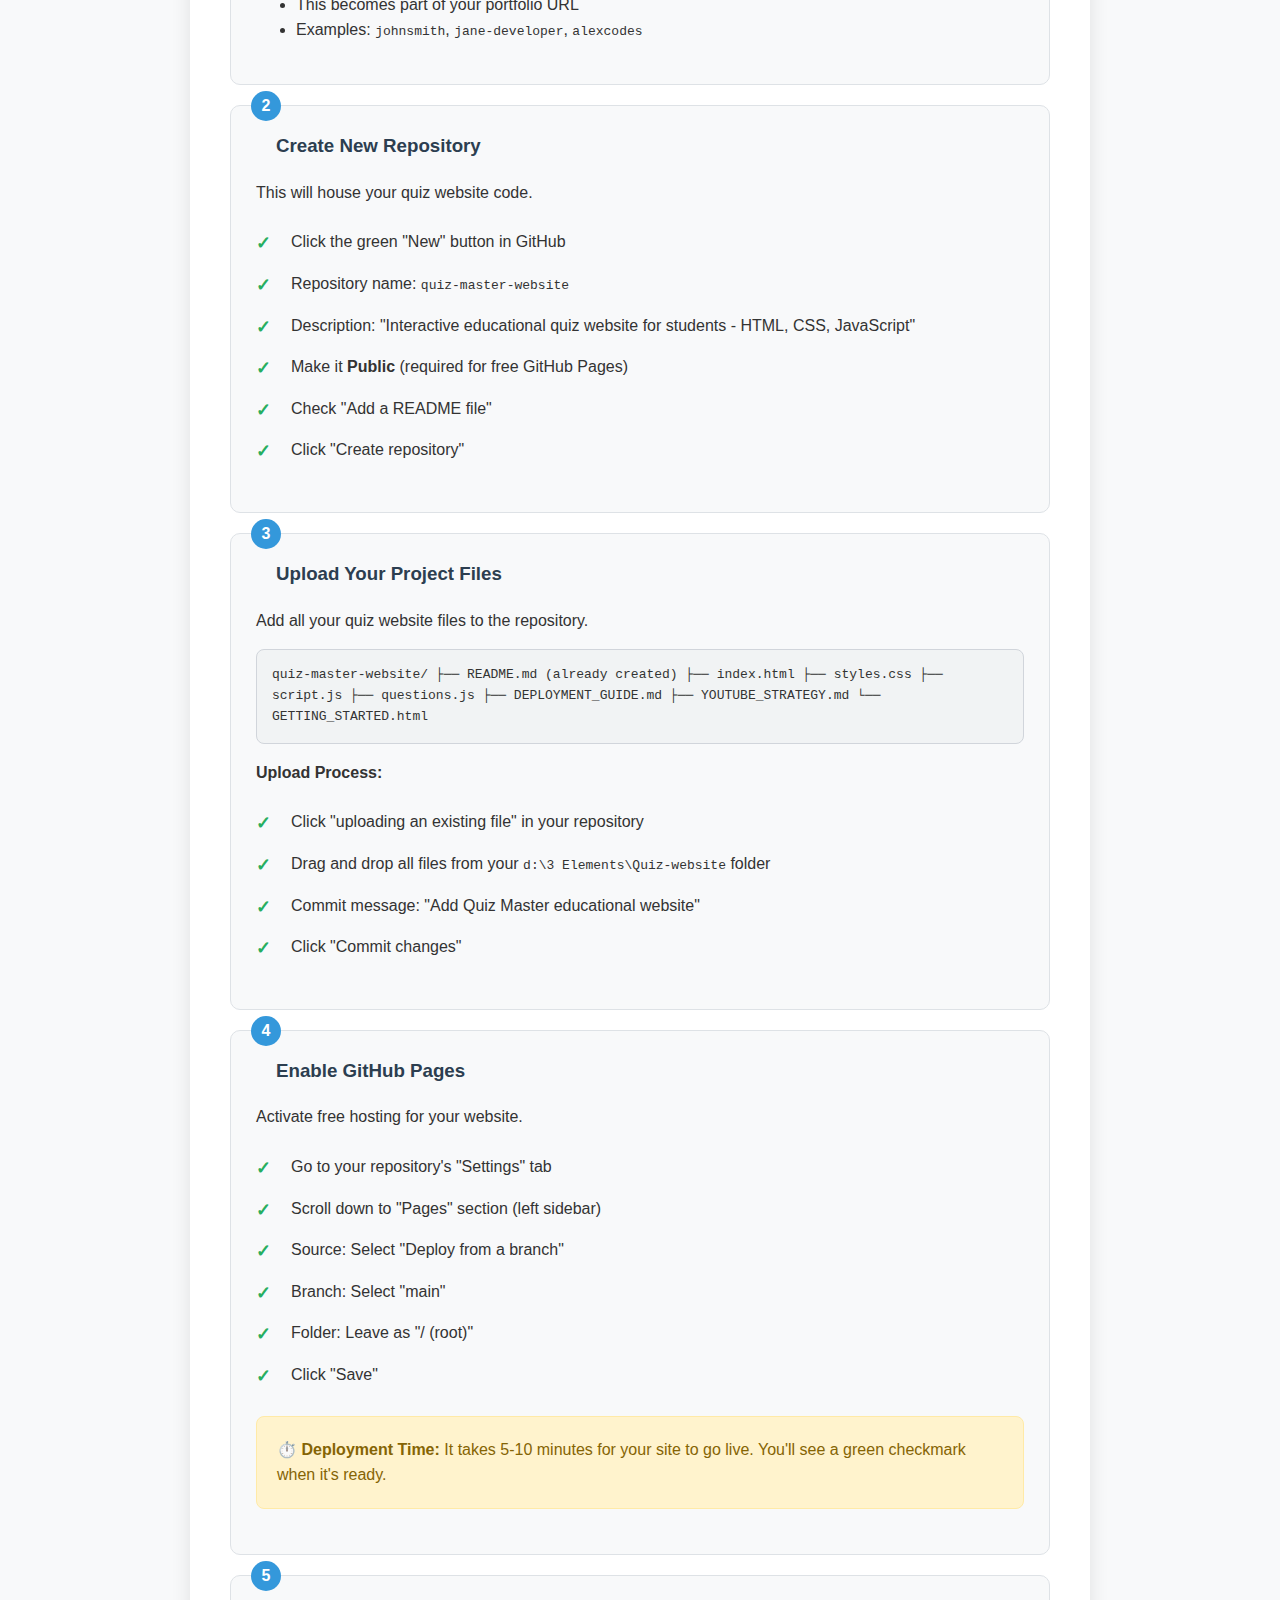
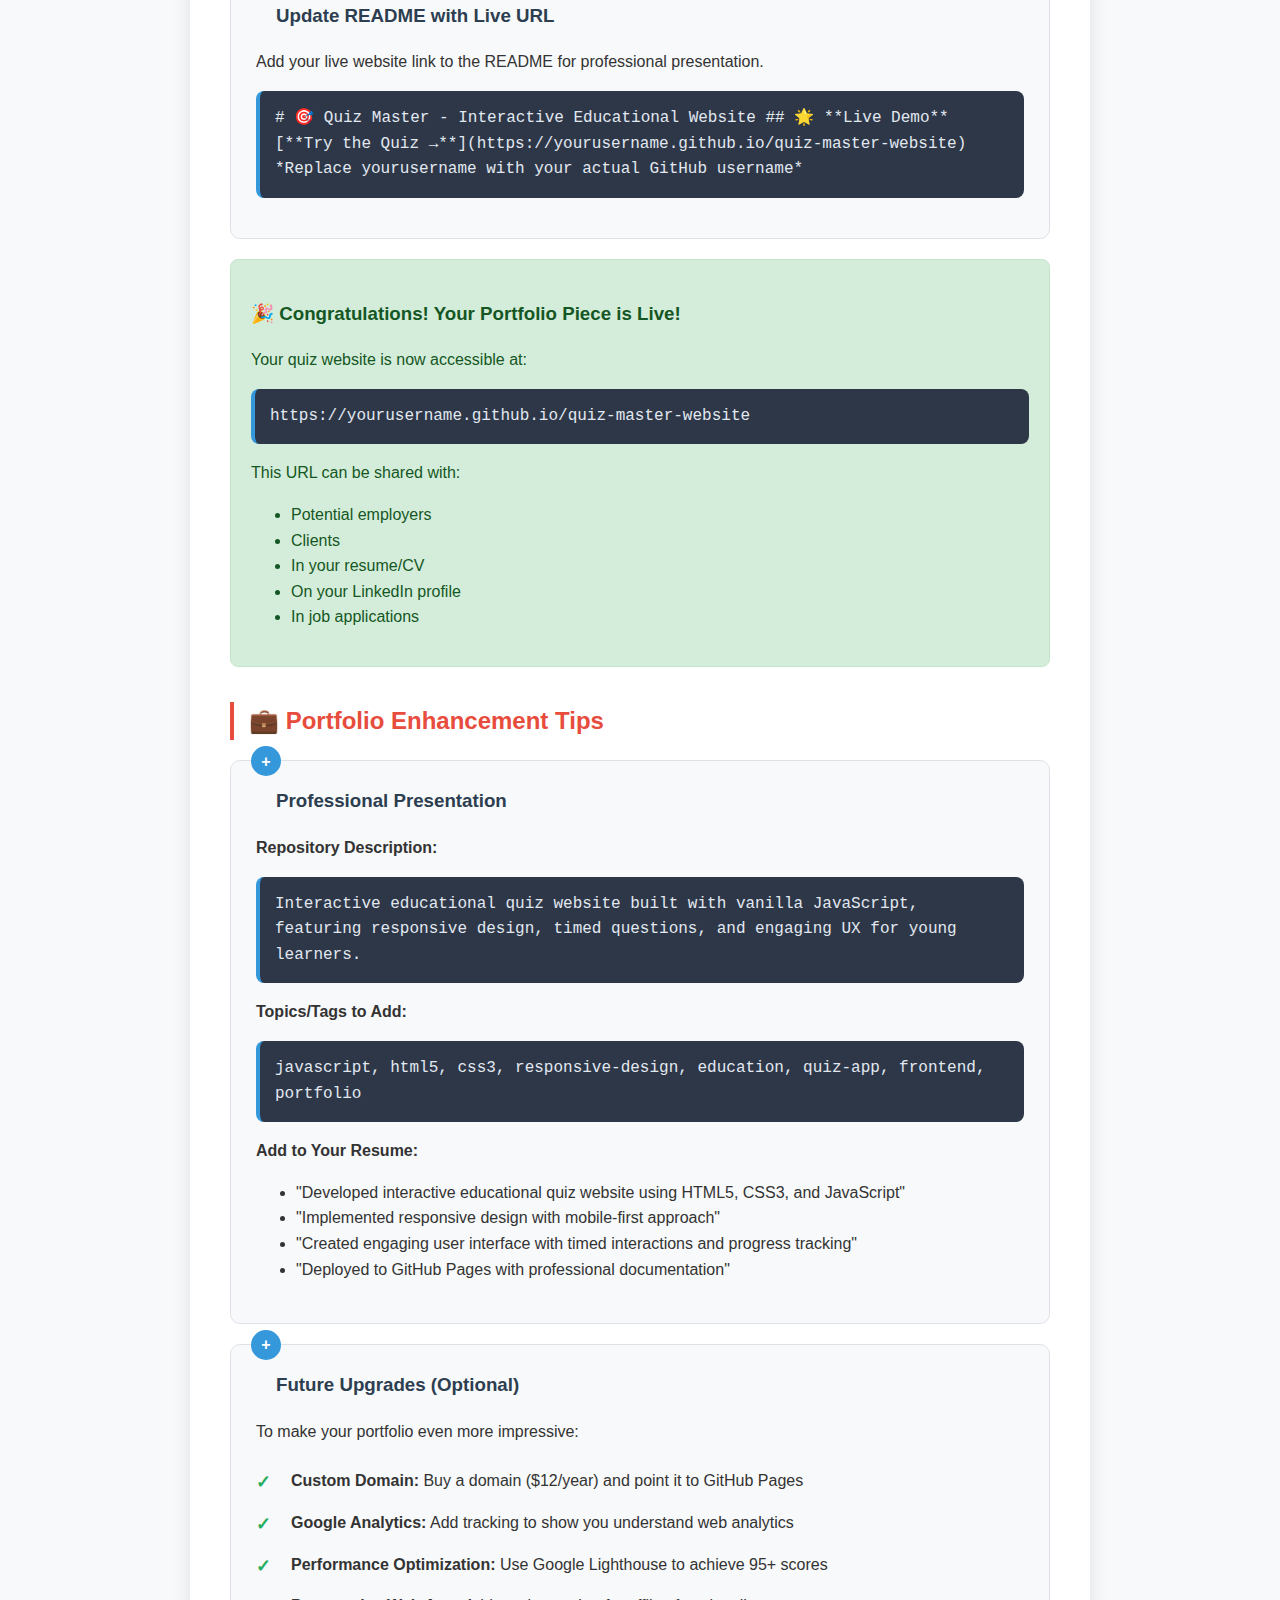
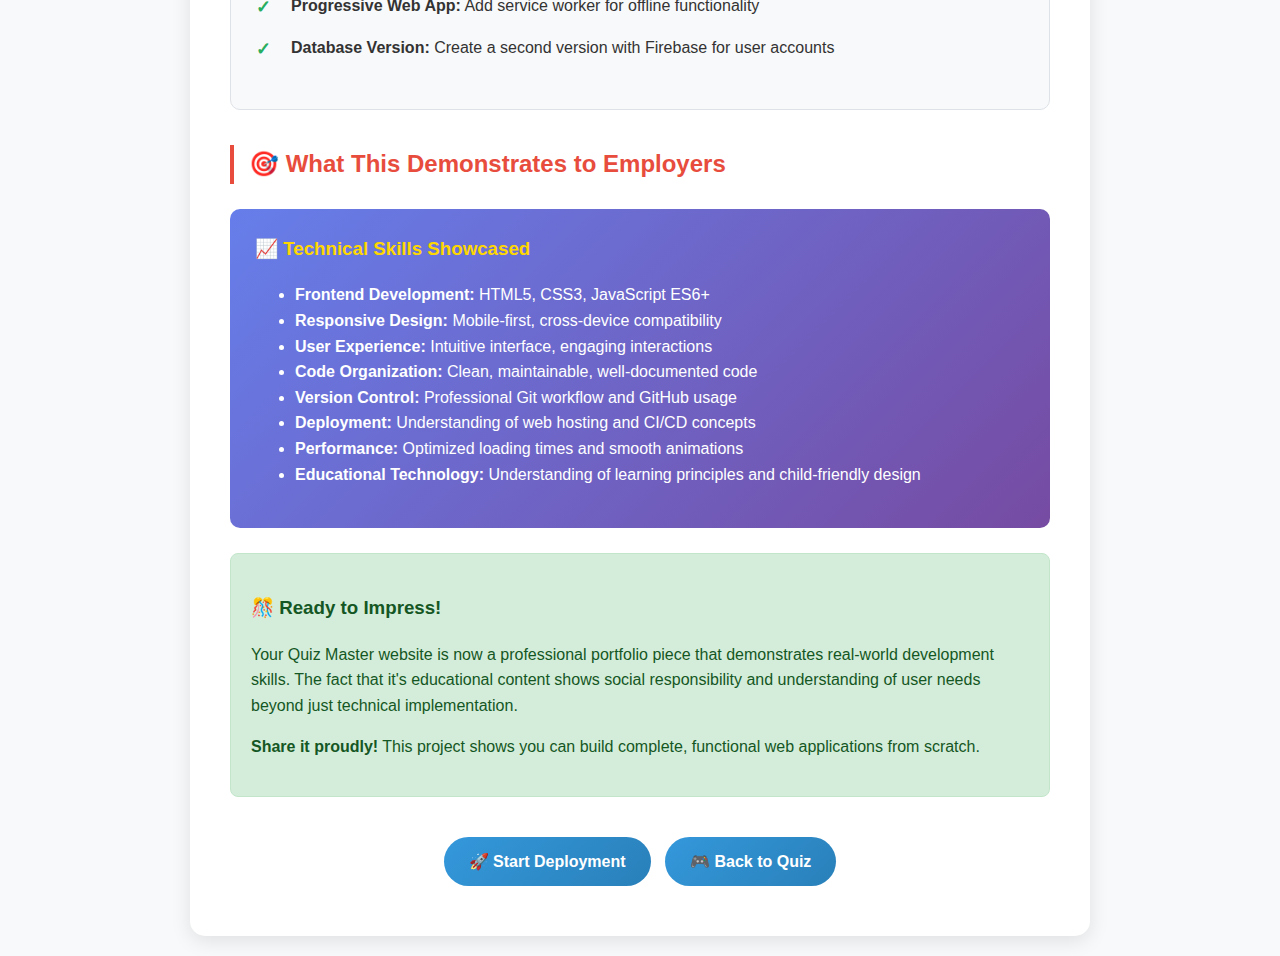
<file: PORTFOLIO_DEPLOYMENT.html>
<!DOCTYPE html>
<html lang="en">

<head>
    <meta charset="UTF-8">
    <meta name="viewport" content="width=device-width, initial-scale=1.0">
    <title>Deploy to GitHub Pages - Portfolio Setup</title>
    <style>
        body {
            font-family: 'Segoe UI', Tahoma, Geneva, Verdana, sans-serif;
            max-width: 900px;
            margin: 0 auto;
            padding: 20px;
            line-height: 1.6;
            background: #f8f9fa;
            color: #333;
        }

        .container {
            background: white;
            padding: 40px;
            border-radius: 15px;
            box-shadow: 0 5px 20px rgba(0, 0, 0, 0.1);
        }

        h1 {
            color: #2c3e50;
            text-align: center;
            margin-bottom: 30px;
            border-bottom: 3px solid #3498db;
            padding-bottom: 15px;
        }

        h2 {
            color: #e74c3c;
            border-left: 4px solid #e74c3c;
            padding-left: 15px;
            margin-top: 35px;
        }

        .step {
            background: #f8f9fa;
            padding: 25px;
            margin: 20px 0;
            border-radius: 10px;
            border: 1px solid #dee2e6;
            position: relative;
        }

        .step-number {
            background: #3498db;
            color: white;
            width: 30px;
            height: 30px;
            border-radius: 50%;
            display: flex;
            align-items: center;
            justify-content: center;
            font-weight: bold;
            position: absolute;
            top: -15px;
            left: 20px;
        }

        .step h3 {
            margin-top: 0;
            color: #2c3e50;
            margin-left: 20px;
        }

        .code {
            background: #2d3748;
            color: #e2e8f0;
            padding: 15px;
            border-radius: 8px;
            font-family: 'Courier New', monospace;
            margin: 15px 0;
            overflow-x: auto;
            border-left: 4px solid #3498db;
        }

        .button {
            background: linear-gradient(135deg, #3498db, #2980b9);
            color: white;
            padding: 12px 25px;
            border: none;
            border-radius: 25px;
            text-decoration: none;
            display: inline-block;
            margin: 10px 5px;
            font-weight: bold;
            transition: all 0.3s ease;
        }

        .button:hover {
            transform: translateY(-2px);
            box-shadow: 0 5px 15px rgba(52, 152, 219, 0.4);
            color: white;
            text-decoration: none;
        }

        .success {
            background: #d4edda;
            border: 1px solid #c3e6cb;
            color: #155724;
            padding: 20px;
            border-radius: 8px;
            margin: 20px 0;
        }

        .warning {
            background: #fff3cd;
            border: 1px solid #ffeaa7;
            color: #856404;
            padding: 20px;
            border-radius: 8px;
            margin: 20px 0;
        }

        .checklist {
            list-style: none;
            padding: 0;
        }

        .checklist li {
            padding: 8px 0;
            position: relative;
            padding-left: 35px;
        }

        .checklist li::before {
            content: "✓";
            position: absolute;
            left: 0;
            color: #27ae60;
            font-weight: bold;
            font-size: 18px;
        }

        .file-structure {
            background: #f1f3f4;
            padding: 15px;
            border-radius: 8px;
            font-family: monospace;
            border: 1px solid #d1d5db;
        }

        .portfolio-tips {
            background: linear-gradient(135deg, #667eea 0%, #764ba2 100%);
            color: white;
            padding: 25px;
            border-radius: 10px;
            margin: 25px 0;
        }

        .portfolio-tips h3 {
            color: #ffd700;
            margin-top: 0;
        }
    </style>
</head>

<body>
    <div class="container">
        <h1>🚀 Deploy Quiz Master to GitHub Pages</h1>
        <p style="text-align: center; font-size: 1.1em; color: #666;">
            Transform your quiz website into a professional portfolio piece with free hosting!
        </p>

        <div class="portfolio-tips">
            <h3>💼 Why This is Perfect for Your Portfolio</h3>
            <ul class="checklist" style="color: white;">
                <li><strong>Professional URL:</strong> yourusername.github.io/quiz-website</li>
                <li><strong>Demonstrates Skills:</strong> Frontend development, responsive design, JavaScript</li>
                <li><strong>Always Available:</strong> 24/7 uptime for potential employers to view</li>
                <li><strong>No Costs:</strong> Completely free hosting and domain</li>
                <li><strong>Version Control:</strong> Shows your Git/GitHub proficiency</li>
                <li><strong>Documentation:</strong> Professional README and code organization</li>
            </ul>
        </div>

        <h2>📂 Data Storage Explanation</h2>

        <div class="step">
            <div class="step-number">!</div>
            <h3>Understanding GitHub Pages Limitations</h3>
            <p><strong>What GitHub Pages IS:</strong></p>
            <ul>
                <li>Static file hosting (HTML, CSS, JavaScript, images)</li>
                <li>Perfect for frontend projects and portfolios</li>
                <li>99.9% uptime with global CDN</li>
                <li>Completely free with generous bandwidth</li>
            </ul>

            <p><strong>What GitHub Pages IS NOT:</strong></p>
            <ul>
                <li>No server-side database (MySQL, PostgreSQL, etc.)</li>
                <li>No backend programming (PHP, Python, Node.js server)</li>
                <li>No persistent user data storage</li>
                <li>No server-side authentication</li>
            </ul>

            <div class="success">
                <strong>For Your Quiz:</strong> This is actually PERFECT! Your quiz works entirely in the browser with
                JavaScript. All questions, scoring, and interactions function perfectly without a database.
            </div>
        </div>

        <h2>🎯 Step-by-Step Deployment</h2>

        <div class="step">
            <div class="step-number">1</div>
            <h3>Create GitHub Account</h3>
            <p>If you don't have one already, this will be your professional developer profile.</p>
            <a href="https://github.com" class="button" target="_blank">Sign Up for GitHub</a>

            <p><strong>Choose your username carefully:</strong></p>
            <ul>
                <li>Use your real name or professional alias</li>
                <li>This becomes part of your portfolio URL</li>
                <li>Examples: <code>johnsmith</code>, <code>jane-developer</code>, <code>alexcodes</code></li>
            </ul>
        </div>

        <div class="step">
            <div class="step-number">2</div>
            <h3>Create New Repository</h3>
            <p>This will house your quiz website code.</p>

            <ul class="checklist">
                <li>Click the green "New" button in GitHub</li>
                <li>Repository name: <code>quiz-master-website</code></li>
                <li>Description: "Interactive educational quiz website for students - HTML, CSS, JavaScript"</li>
                <li>Make it <strong>Public</strong> (required for free GitHub Pages)</li>
                <li>Check "Add a README file"</li>
                <li>Click "Create repository"</li>
            </ul>
        </div>

        <div class="step">
            <div class="step-number">3</div>
            <h3>Upload Your Project Files</h3>
            <p>Add all your quiz website files to the repository.</p>

            <div class="file-structure">
                quiz-master-website/
                ├── README.md (already created)
                ├── index.html
                ├── styles.css
                ├── script.js
                ├── questions.js
                ├── DEPLOYMENT_GUIDE.md
                ├── YOUTUBE_STRATEGY.md
                └── GETTING_STARTED.html
            </div>

            <p><strong>Upload Process:</strong></p>
            <ul class="checklist">
                <li>Click "uploading an existing file" in your repository</li>
                <li>Drag and drop all files from your <code>d:\3 Elements\Quiz-website</code> folder</li>
                <li>Commit message: "Add Quiz Master educational website"</li>
                <li>Click "Commit changes"</li>
            </ul>
        </div>

        <div class="step">
            <div class="step-number">4</div>
            <h3>Enable GitHub Pages</h3>
            <p>Activate free hosting for your website.</p>

            <ul class="checklist">
                <li>Go to your repository's "Settings" tab</li>
                <li>Scroll down to "Pages" section (left sidebar)</li>
                <li>Source: Select "Deploy from a branch"</li>
                <li>Branch: Select "main"</li>
                <li>Folder: Leave as "/ (root)"</li>
                <li>Click "Save"</li>
            </ul>

            <div class="warning">
                <strong>⏱️ Deployment Time:</strong> It takes 5-10 minutes for your site to go live. You'll see a green
                checkmark when it's ready.
            </div>
        </div>

        <div class="step">
            <div class="step-number">5</div>
            <h3>Update README with Live URL</h3>
            <p>Add your live website link to the README for professional presentation.</p>

            <div class="code">
                # 🎯 Quiz Master - Interactive Educational Website

                ## 🌟 **Live Demo**
                [**Try the Quiz →**](https://yourusername.github.io/quiz-master-website)

                *Replace yourusername with your actual GitHub username*
            </div>
        </div>

        <div class="success">
            <h3>🎉 Congratulations! Your Portfolio Piece is Live!</h3>
            <p>Your quiz website is now accessible at:</p>
            <div class="code">https://yourusername.github.io/quiz-master-website</div>
            <p>This URL can be shared with:</p>
            <ul>
                <li>Potential employers</li>
                <li>Clients</li>
                <li>In your resume/CV</li>
                <li>On your LinkedIn profile</li>
                <li>In job applications</li>
            </ul>
        </div>

        <h2>💼 Portfolio Enhancement Tips</h2>

        <div class="step">
            <div class="step-number">+</div>
            <h3>Professional Presentation</h3>

            <p><strong>Repository Description:</strong></p>
            <div class="code">Interactive educational quiz website built with vanilla JavaScript, featuring responsive
                design, timed questions, and engaging UX for young learners.</div>

            <p><strong>Topics/Tags to Add:</strong></p>
            <div class="code">javascript, html5, css3, responsive-design, education, quiz-app, frontend, portfolio</div>

            <p><strong>Add to Your Resume:</strong></p>
            <ul>
                <li>"Developed interactive educational quiz website using HTML5, CSS3, and JavaScript"</li>
                <li>"Implemented responsive design with mobile-first approach"</li>
                <li>"Created engaging user interface with timed interactions and progress tracking"</li>
                <li>"Deployed to GitHub Pages with professional documentation"</li>
            </ul>
        </div>

        <div class="step">
            <div class="step-number">+</div>
            <h3>Future Upgrades (Optional)</h3>
            <p>To make your portfolio even more impressive:</p>

            <ul class="checklist">
                <li><strong>Custom Domain:</strong> Buy a domain ($12/year) and point it to GitHub Pages</li>
                <li><strong>Google Analytics:</strong> Add tracking to show you understand web analytics</li>
                <li><strong>Performance Optimization:</strong> Use Google Lighthouse to achieve 95+ scores</li>
                <li><strong>Progressive Web App:</strong> Add service worker for offline functionality</li>
                <li><strong>Database Version:</strong> Create a second version with Firebase for user accounts</li>
            </ul>
        </div>

        <h2>🎯 What This Demonstrates to Employers</h2>

        <div class="portfolio-tips">
            <h3>📈 Technical Skills Showcased</h3>
            <ul style="color: white;">
                <li><strong>Frontend Development:</strong> HTML5, CSS3, JavaScript ES6+</li>
                <li><strong>Responsive Design:</strong> Mobile-first, cross-device compatibility</li>
                <li><strong>User Experience:</strong> Intuitive interface, engaging interactions</li>
                <li><strong>Code Organization:</strong> Clean, maintainable, well-documented code</li>
                <li><strong>Version Control:</strong> Professional Git workflow and GitHub usage</li>
                <li><strong>Deployment:</strong> Understanding of web hosting and CI/CD concepts</li>
                <li><strong>Performance:</strong> Optimized loading times and smooth animations</li>
                <li><strong>Educational Technology:</strong> Understanding of learning principles and child-friendly
                    design</li>
            </ul>
        </div>

        <div class="success">
            <h3>🎊 Ready to Impress!</h3>
            <p>Your Quiz Master website is now a professional portfolio piece that demonstrates real-world development
                skills. The fact that it's educational content shows social responsibility and understanding of user
                needs beyond just technical implementation.</p>

            <p><strong>Share it proudly!</strong> This project shows you can build complete, functional web applications
                from scratch.</p>
        </div>

        <div style="text-align: center; margin-top: 30px;">
            <a href="https://github.com" class="button" target="_blank">🚀 Start Deployment</a>
            <a href="../index.html" class="button">🎮 Back to Quiz</a>
        </div>
    </div>
</body>

</html>
</file>
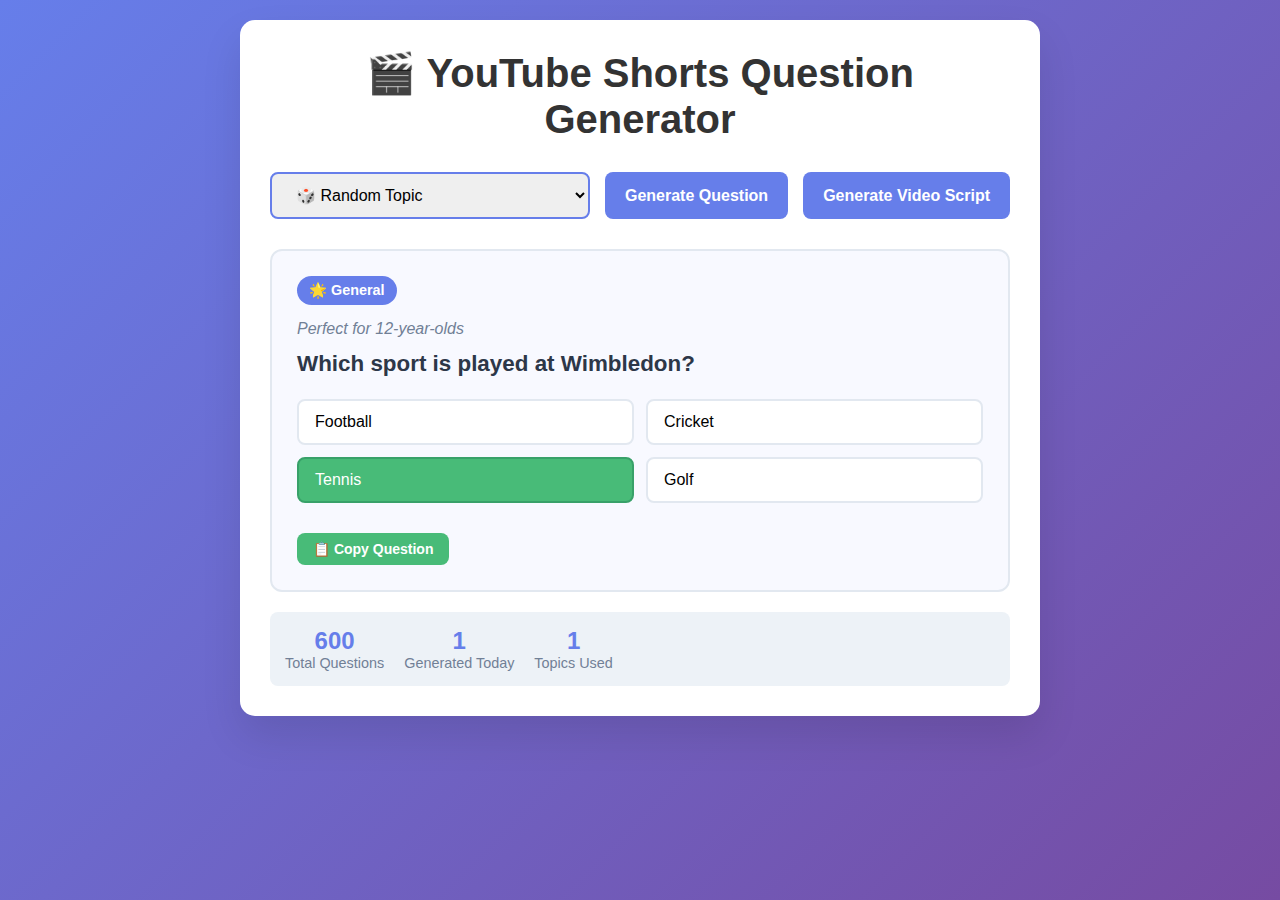
<file: youtube-shorts-generator.html>
<!DOCTYPE html>
<html lang="en">

<head>
    <meta charset="UTF-8">
    <meta name="viewport" content="width=device-width, initial-scale=1.0">
    <title>YouTube Shorts Question Generator</title>
    <style>
        * {
            margin: 0;
            padding: 0;
            box-sizing: border-box;
        }

        body {
            font-family: 'Arial', sans-serif;
            background: linear-gradient(135deg, #667eea 0%, #764ba2 100%);
            min-height: 100vh;
            padding: 20px;
        }

        .container {
            max-width: 800px;
            margin: 0 auto;
            background: white;
            border-radius: 15px;
            padding: 30px;
            box-shadow: 0 20px 40px rgba(0, 0, 0, 0.1);
        }

        h1 {
            text-align: center;
            color: #333;
            margin-bottom: 30px;
            font-size: 2.5em;
        }

        .controls {
            display: flex;
            gap: 15px;
            margin-bottom: 30px;
            flex-wrap: wrap;
        }

        select,
        button {
            padding: 12px 20px;
            border: 2px solid #667eea;
            border-radius: 8px;
            font-size: 16px;
            cursor: pointer;
            transition: all 0.3s ease;
        }

        select {
            flex: 1;
            min-width: 200px;
        }

        button {
            background: #667eea;
            color: white;
            border: none;
            font-weight: bold;
        }

        button:hover {
            background: #5a67d8;
            transform: translateY(-2px);
        }

        .question-card {
            background: #f8f9ff;
            border: 2px solid #e2e8f0;
            border-radius: 12px;
            padding: 25px;
            margin: 20px 0;
            transition: all 0.3s ease;
        }

        .question-card:hover {
            border-color: #667eea;
            box-shadow: 0 10px 25px rgba(102, 126, 234, 0.1);
        }

        .question-text {
            font-size: 1.4em;
            font-weight: bold;
            color: #2d3748;
            margin-bottom: 20px;
            line-height: 1.4;
        }

        .options {
            display: grid;
            grid-template-columns: 1fr 1fr;
            gap: 12px;
            margin-bottom: 20px;
        }

        .option {
            padding: 12px 16px;
            background: white;
            border: 2px solid #e2e8f0;
            border-radius: 8px;
            font-weight: 500;
            transition: all 0.3s ease;
        }

        .option.correct {
            background: #48bb78;
            color: white;
            border-color: #38a169;
        }

        .video-script {
            background: #1a202c;
            color: #e2e8f0;
            padding: 20px;
            border-radius: 8px;
            font-family: 'Courier New', monospace;
            margin-top: 20px;
            line-height: 1.6;
        }

        .script-section {
            margin-bottom: 15px;
        }

        .script-time {
            color: #ffd700;
            font-weight: bold;
        }

        .script-text {
            color: #90cdf4;
        }

        .topic-badge {
            display: inline-block;
            background: #667eea;
            color: white;
            padding: 6px 12px;
            border-radius: 20px;
            font-size: 0.9em;
            font-weight: bold;
            margin-bottom: 15px;
        }

        .difficulty {
            color: #718096;
            font-style: italic;
            margin-bottom: 10px;
        }

        .stats {
            display: flex;
            gap: 20px;
            margin-top: 20px;
            padding: 15px;
            background: #edf2f7;
            border-radius: 8px;
        }

        .stat {
            text-align: center;
        }

        .stat-number {
            font-size: 1.5em;
            font-weight: bold;
            color: #667eea;
        }

        .stat-label {
            font-size: 0.9em;
            color: #718096;
        }

        .copy-btn {
            background: #48bb78;
            font-size: 14px;
            padding: 8px 16px;
            margin-top: 10px;
        }

        .copy-btn:hover {
            background: #38a169;
        }

        @media (max-width: 600px) {
            .controls {
                flex-direction: column;
            }

            .options {
                grid-template-columns: 1fr;
            }
        }
    </style>
</head>

<body>
    <div class="container">
        <h1>🎬 YouTube Shorts Question Generator</h1>

        <div class="controls">
            <select id="topicSelect">
                <option value="random">🎲 Random Topic</option>
                <option value="science">🧪 Science</option>
                <option value="math">🔢 Math</option>
                <option value="history">📜 History</option>
                <option value="geography">🌍 Geography</option>
                <option value="english">📚 English</option>
                <option value="general">🌟 General Knowledge</option>
            </select>
            <button id="generateBtn">Generate Question</button>
            <button id="generateScriptBtn">Generate Video Script</button>
        </div>

        <div id="questionDisplay"></div>

        <div class="stats">
            <div class="stat">
                <div class="stat-number" id="totalQuestions">600</div>
                <div class="stat-label">Total Questions</div>
            </div>
            <div class="stat">
                <div class="stat-number" id="questionsGenerated">0</div>
                <div class="stat-label">Generated Today</div>
            </div>
            <div class="stat">
                <div class="stat-number" id="topicsUsed">0</div>
                <div class="stat-label">Topics Used</div>
            </div>
        </div>
    </div>

    <script src="questions.js"></script>
    <script>
        class YouTubeQuestionGenerator {
            constructor() {
                this.generatedCount = 0;
                this.usedTopics = new Set();
                this.currentQuestion = null;
                this.initializeEventListeners();
            }

            initializeEventListeners() {
                document.getElementById('generateBtn').addEventListener('click', () => {
                    this.generateQuestion();
                });

                document.getElementById('generateScriptBtn').addEventListener('click', () => {
                    this.generateVideoScript();
                });
            }

            generateQuestion() {
                const topicSelect = document.getElementById('topicSelect');
                let selectedTopic = topicSelect.value;

                if (selectedTopic === 'random') {
                    const topics = Object.keys(quizQuestions);
                    selectedTopic = topics[Math.floor(Math.random() * topics.length)];
                }

                const questions = quizQuestions[selectedTopic];
                const randomQuestion = questions[Math.floor(Math.random() * questions.length)];

                this.currentQuestion = {
                    ...randomQuestion,
                    topic: selectedTopic
                };

                this.displayQuestion();
                this.updateStats(selectedTopic);
            }

            displayQuestion() {
                const question = this.currentQuestion;
                const display = document.getElementById('questionDisplay');

                const topicEmojis = {
                    science: '🧪',
                    math: '🔢',
                    history: '📜',
                    geography: '🌍',
                    english: '📚',
                    general: '🌟'
                };

                display.innerHTML = `
                    <div class="question-card">
                        <div class="topic-badge">
                            ${topicEmojis[question.topic]} ${question.topic.charAt(0).toUpperCase() + question.topic.slice(1)}
                        </div>
                        <div class="difficulty">Perfect for 12-year-olds</div>
                        <div class="question-text">${question.question}</div>
                        <div class="options">
                            ${question.options.map((option, index) => `
                                <div class="option ${index === question.correct ? 'correct' : ''}">${option}</div>
                            `).join('')}
                        </div>
                        <button class="copy-btn" onclick="this.copyQuestionText()">📋 Copy Question</button>
                    </div>
                `;
            }

            generateVideoScript() {
                if (!this.currentQuestion) {
                    alert('Please generate a question first!');
                    return;
                }

                const question = this.currentQuestion;
                const correctAnswer = question.options[question.correct];

                const script = `
🎬 YOUTUBE SHORTS SCRIPT (60 seconds)

⏰ 0-3 seconds: HOOK
"Can you answer this 12-year-old quiz question?"

⏰ 3-15 seconds: QUESTION
"${question.question}"
[Show options: ${question.options.join(', ')}]

⏰ 15-25 seconds: COUNTDOWN
"You have 10 seconds to think... 10, 9, 8, 7, 6, 5, 4, 3, 2, 1!"

⏰ 25-35 seconds: ANSWER REVEAL
"The correct answer is: ${correctAnswer}!"
[Highlight correct option]

⏰ 35-50 seconds: ENGAGEMENT
"Did you get it right? Comment your answer below!"

⏰ 50-60 seconds: CALL TO ACTION
"Want more questions? Try 20 random questions at the link in my bio!"

📱 HASHTAGS:
#QuizChallenge #12YearOldQuiz #${question.topic.charAt(0).toUpperCase() + question.topic.slice(1)}Quiz #BrainTeaser #EducationTok

🎨 VISUAL NOTES:
- Use large, bold text for mobile viewing
- Bright background colors
- Smooth countdown animation
- Highlight correct answer in green
                `;

                this.displayScript(script);
            }

            displayScript(script) {
                const display = document.getElementById('questionDisplay');
                display.innerHTML += `
                    <div class="video-script">
                        <pre>${script}</pre>
                        <button class="copy-btn" onclick="navigator.clipboard.writeText(\`${script.replace(/`/g, '\\`')}\`)">📋 Copy Script</button>
                    </div>
                `;
            }

            updateStats(topic) {
                this.generatedCount++;
                this.usedTopics.add(topic);

                document.getElementById('questionsGenerated').textContent = this.generatedCount;
                document.getElementById('topicsUsed').textContent = this.usedTopics.size;
            }

            copyQuestionText() {
                const question = this.currentQuestion;
                const text = `${question.question}\n\nA) ${question.options[0]}\nB) ${question.options[1]}\nC) ${question.options[2]}\nD) ${question.options[3]}\n\nCorrect Answer: ${question.options[question.correct]}`;

                navigator.clipboard.writeText(text).then(() => {
                    alert('Question copied to clipboard!');
                });
            }
        }

        // Initialize the generator
        const generator = new YouTubeQuestionGenerator();

        // Generate first question automatically
        generator.generateQuestion();
    </script>
</body>

</html>
</file>
<file: styles.css>
/* Reset and Base Styles */
* {
    margin: 0;
    padding: 0;
    box-sizing: border-box;
}

body {
    font-family: 'Inter', 'Segoe UI', Tahoma, Geneva, Verdana, sans-serif;
    background: linear-gradient(135deg, #667eea 0%, #764ba2 100%);
    min-height: 100vh;
    color: #333;
    overflow-x: hidden;
    line-height: 1.6;
}

.container {
    max-width: 1200px;
    margin: 0 auto;
    padding: 0 20px;
}

/* Professional Navigation */
.navbar {
    background: rgba(255, 255, 255, 0.95);
    backdrop-filter: blur(10px);
    box-shadow: 0 2px 20px rgba(0, 0, 0, 0.1);
    position: fixed;
    top: 0;
    left: 0;
    right: 0;
    z-index: 1000;
    border-bottom: 1px solid rgba(255, 255, 255, 0.2);
}

.nav-container {
    max-width: 1200px;
    margin: 0 auto;
    padding: 0 20px;
    display: flex;
    align-items: center;
    justify-content: space-between;
    min-height: 70px;
}

/* Desktop-specific adjustments */
@media (min-width: 769px) {
    .nav-container {
        min-height: 70px;
        padding: 0 20px;
    }
}

.nav-brand {
    display: flex;
    align-items: center;
    gap: 12px;
}

.brand-link {
    display: flex;
    align-items: center;
    gap: 12px;
    text-decoration: none;
    transition: opacity 0.3s ease;
    cursor: pointer;
}

.brand-link:hover {
    opacity: 0.8;
}

.brand-logo {
    width: 45px;
    height: 45px;
    background: linear-gradient(135deg, #667eea 0%, #764ba2 100%);
    border-radius: 12px;
    display: flex;
    align-items: center;
    justify-content: center;
    color: white;
    font-size: 1.2em;
}

.brand-text h1 {
    font-size: 1.5em;
    color: #2d3748;
    font-weight: 700;
    margin: 0;
}

.brand-tagline {
    font-size: 0.8em;
    color: #667eea;
    font-weight: 500;
}

.nav-links {
    display: flex;
    gap: 30px;
}

.nav-link {
    color: #4a5568;
    text-decoration: none;
    font-weight: 500;
    transition: color 0.3s ease;
    position: relative;
}

.nav-link:hover {
    color: #667eea;
}

.nav-link::after {
    content: '';
    position: absolute;
    width: 0;
    height: 2px;
    bottom: -5px;
    left: 50%;
    background: linear-gradient(90deg, #667eea, #764ba2);
    transition: all 0.3s ease;
    transform: translateX(-50%);
}

.nav-link:hover::after {
    width: 100%;
}

.nav-auth {
    display: flex;
    align-items: center;
    gap: 15px;
}

.user-info {
    display: flex;
    align-items: center;
    gap: 10px;
    background: rgba(102, 126, 234, 0.1);
    padding: 8px 15px;
    border-radius: 25px;
    border: 1px solid rgba(102, 126, 234, 0.2);
}

.user-avatar {
    color: #667eea;
    font-size: 1.2em;
}

.auth-btn {
    background: linear-gradient(135deg, #667eea 0%, #764ba2 100%);
    color: white;
    border: none;
    padding: 10px 20px;
    border-radius: 25px;
    font-weight: 600;
    cursor: pointer;
    transition: all 0.3s ease;
    display: flex;
    align-items: center;
    gap: 8px;
}

.auth-btn:hover {
    transform: translateY(-2px);
    box-shadow: 0 5px 15px rgba(102, 126, 234, 0.4);
}

/* Mobile menu button */
.mobile-menu-btn {
    display: none;
    background: none;
    border: none;
    font-size: 1.2em;
    color: #4a5568;
    cursor: pointer;
    padding: 8px;
    margin-left: 10px;
}

.mobile-menu-btn:hover {
    color: #667eea;
}

.auth-btn.logout {
    background: #e53e3e;
    padding: 8px 12px;
}

/* Hero Section */
.hero {
    min-height: 100vh;
    display: flex;
    align-items: center;
    position: relative;
    overflow: hidden;
    padding-top: 70px;
}

.hero-background {
    position: absolute;
    top: 0;
    left: 0;
    right: 0;
    bottom: 0;
    background: linear-gradient(135deg, #667eea 0%, #764ba2 100%);
}

.hero-pattern {
    position: absolute;
    top: 0;
    left: 0;
    right: 0;
    bottom: 0;
    background-image:
        radial-gradient(circle at 20% 50%, rgba(255, 255, 255, 0.1) 0%, transparent 50%),
        radial-gradient(circle at 80% 20%, rgba(255, 255, 255, 0.1) 0%, transparent 50%),
        radial-gradient(circle at 40% 80%, rgba(255, 255, 255, 0.1) 0%, transparent 50%);
}

.hero-content {
    max-width: 1200px;
    margin: 0 auto;
    padding: 0 20px;
    display: grid;
    grid-template-columns: 1fr 1fr;
    gap: 60px;
    align-items: center;
    position: relative;
    z-index: 10;
}

.hero-badge {
    display: inline-flex;
    align-items: center;
    gap: 8px;
    background: rgba(255, 255, 255, 0.2);
    padding: 8px 16px;
    border-radius: 20px;
    color: white;
    font-size: 0.9em;
    font-weight: 500;
    margin-bottom: 20px;
    border: 1px solid rgba(255, 255, 255, 0.3);
}

.country-flag {
    font-size: 1.2em;
}

.hero-title {
    font-size: 3.5em;
    font-weight: 700;
    color: white;
    margin-bottom: 20px;
    line-height: 1.2;
}

.highlight {
    background: linear-gradient(45deg, #FFD700, #FFA500);
    -webkit-background-clip: text;
    -webkit-text-fill-color: transparent;
    background-clip: text;
}

.hero-description {
    font-size: 1.2em;
    color: rgba(255, 255, 255, 0.9);
    margin-bottom: 40px;
    line-height: 1.6;
}

.hero-stats {
    display: flex;
    gap: 40px;
}

.hero-stat {
    text-align: center;
}

.stat-number {
    font-size: 2.5em;
    font-weight: 700;
    color: white;
    display: block;
}

.stat-label {
    color: rgba(255, 255, 255, 0.8);
    font-size: 0.9em;
    font-weight: 500;
}

/* Hero Graphics */
.hero-graphic {
    position: relative;
    width: 100%;
    height: 400px;
    display: flex;
    align-items: center;
    justify-content: center;
}

.graphic-circle {
    position: absolute;
    border-radius: 50%;
    display: flex;
    align-items: center;
    justify-content: center;
    animation: float 6s ease-in-out infinite;
}

.graphic-circle.primary {
    width: 150px;
    height: 150px;
    background: linear-gradient(135deg, #FFD700 0%, #FFA500 100%);
    font-size: 3em;
    color: white;
    box-shadow: 0 20px 40px rgba(255, 215, 0, 0.3);
}

.graphic-circle.secondary {
    width: 100px;
    height: 100px;
    background: linear-gradient(135deg, #667eea 0%, #764ba2 100%);
    font-size: 2em;
    color: white;
    top: -20px;
    right: 50px;
    animation-delay: -2s;
    box-shadow: 0 15px 30px rgba(102, 126, 234, 0.3);
}

.graphic-circle.tertiary {
    width: 80px;
    height: 80px;
    background: linear-gradient(135deg, #48bb78 0%, #38a169 100%);
    font-size: 1.5em;
    color: white;
    bottom: 20px;
    left: 30px;
    animation-delay: -4s;
    box-shadow: 0 10px 25px rgba(72, 187, 120, 0.3);
}

.floating-elements {
    position: absolute;
    width: 100%;
    height: 100%;
}

.floating-element {
    position: absolute;
    font-size: 2em;
    animation: float 8s ease-in-out infinite;
}

.floating-element:nth-child(1) {
    top: 10%;
    left: 20%;
    animation-delay: -1s;
}

.floating-element:nth-child(2) {
    top: 20%;
    right: 10%;
    animation-delay: -3s;
}

.floating-element:nth-child(3) {
    bottom: 30%;
    left: 10%;
    animation-delay: -5s;
}

.floating-element:nth-child(4) {
    bottom: 10%;
    right: 20%;
    animation-delay: -7s;
}

@keyframes float {

    0%,
    100% {
        transform: translateY(0px) rotate(0deg);
    }

    50% {
        transform: translateY(-20px) rotate(180deg);
    }
}

/* Professional Dashboard Section */
.dashboard-section {
    background: linear-gradient(135deg, #f8fafc 0%, #e2e8f0 100%);
    padding: 80px 0;
    min-height: auto;
}

.section-header {
    text-align: center;
    margin-bottom: 60px;
}

.section-title {
    font-size: 2.5em;
    font-weight: 700;
    color: #2d3748;
    margin-bottom: 15px;
    display: flex;
    align-items: center;
    justify-content: center;
    gap: 15px;
}

.section-title i {
    color: #667eea;
}

.section-subtitle {
    font-size: 1.2em;
    color: #718096;
    max-width: 600px;
    margin: 0 auto;
}

.dashboard-grid {
    display: grid;
    grid-template-columns: repeat(auto-fit, minmax(280px, 1fr));
    gap: 30px;
    margin-bottom: 60px;
}

.dashboard-card {
    background: white;
    border-radius: 20px;
    padding: 30px;
    box-shadow: 0 10px 25px rgba(0, 0, 0, 0.1);
    border: 1px solid rgba(255, 255, 255, 0.2);
    transition: all 0.3s ease;
    position: relative;
    overflow: hidden;
}

.dashboard-card::before {
    content: '';
    position: absolute;
    top: 0;
    left: 0;
    right: 0;
    height: 4px;
    background: linear-gradient(90deg, #667eea, #764ba2);
}

.dashboard-card.primary::before {
    background: linear-gradient(90deg, #FFD700, #FFA500);
}

.dashboard-card.secondary::before {
    background: linear-gradient(90deg, #48bb78, #38a169);
}

.dashboard-card.tertiary::before {
    background: linear-gradient(90deg, #ed8936, #dd6b20);
}

.dashboard-card.quaternary::before {
    background: linear-gradient(90deg, #e53e3e, #c53030);
}

.dashboard-card:hover {
    transform: translateY(-5px);
    box-shadow: 0 20px 40px rgba(0, 0, 0, 0.15);
}

.card-header {
    display: flex;
    align-items: center;
    justify-content: space-between;
    margin-bottom: 20px;
}

.card-icon {
    width: 50px;
    height: 50px;
    border-radius: 12px;
    display: flex;
    align-items: center;
    justify-content: center;
    font-size: 1.5em;
    color: white;
}

.dashboard-card.primary .card-icon {
    background: linear-gradient(135deg, #FFD700, #FFA500);
}

.dashboard-card.secondary .card-icon {
    background: linear-gradient(135deg, #48bb78, #38a169);
}

.dashboard-card.tertiary .card-icon {
    background: linear-gradient(135deg, #ed8936, #dd6b20);
}

.dashboard-card.quaternary .card-icon {
    background: linear-gradient(135deg, #e53e3e, #c53030);
}

.card-label {
    font-size: 0.9em;
    color: #718096;
    font-weight: 500;
    text-transform: uppercase;
    letter-spacing: 0.5px;
}

.card-value {
    font-size: 3em;
    font-weight: 700;
    color: #2d3748;
    margin: 15px 0;
    line-height: 1;
}

.card-trend {
    display: flex;
    align-items: center;
    gap: 8px;
    color: #48bb78;
    font-size: 0.9em;
    font-weight: 500;
}

.card-trend i {
    color: #48bb78;
}

/* Professional Achievements */
.achievements-container {
    background: white;
    border-radius: 20px;
    padding: 40px;
    margin-bottom: 40px;
    box-shadow: 0 10px 25px rgba(0, 0, 0, 0.1);
}

.achievements-header {
    display: flex;
    align-items: center;
    justify-content: space-between;
    margin-bottom: 30px;
}

.achievements-title {
    font-size: 1.5em;
    font-weight: 600;
    color: #2d3748;
    display: flex;
    align-items: center;
    gap: 10px;
}

.achievements-title i {
    color: #FFD700;
}

.achievements-progress {
    font-size: 0.9em;
    color: #718096;
}

.achievements-grid {
    display: grid;
    grid-template-columns: repeat(auto-fill, minmax(200px, 1fr));
    gap: 20px;
}

.achievement-badge {
    background: linear-gradient(135deg, #667eea, #764ba2);
    color: white;
    padding: 15px 20px;
    border-radius: 15px;
    text-align: center;
    font-weight: 600;
    transition: all 0.3s ease;
    border: 2px solid transparent;
}

.achievement-badge.earned {
    background: linear-gradient(135deg, #FFD700, #FFA500);
    border-color: rgba(255, 215, 0, 0.3);
    box-shadow: 0 5px 15px rgba(255, 215, 0, 0.3);
}

.achievement-badge:hover {
    transform: translateY(-3px);
    box-shadow: 0 10px 20px rgba(102, 126, 234, 0.3);
}

.achievement-placeholder {
    text-align: center;
    padding: 40px 20px;
    color: #718096;
    grid-column: 1 / -1;
}

.placeholder-icon {
    font-size: 3em;
    margin-bottom: 15px;
    opacity: 0.5;
}

/* Professional Leaderboard */
.leaderboard-container {
    background: white;
    border-radius: 20px;
    padding: 40px;
    box-shadow: 0 10px 25px rgba(0, 0, 0, 0.1);
}

.leaderboard-header {
    display: flex;
    align-items: center;
    justify-content: space-between;
    margin-bottom: 30px;
    padding-bottom: 20px;
    border-bottom: 2px solid #e2e8f0;
}

.leaderboard-title {
    font-size: 1.5em;
    font-weight: 600;
    color: #2d3748;
    display: flex;
    align-items: center;
    gap: 10px;
}

.leaderboard-title i {
    color: #FFD700;
}

.leaderboard-period {
    background: linear-gradient(135deg, #667eea, #764ba2);
    color: white;
    padding: 8px 15px;
    border-radius: 15px;
    font-size: 0.9em;
    font-weight: 500;
}

.leaderboard-list {
    display: flex;
    flex-direction: column;
    gap: 15px;
}

.leaderboard-item {
    display: flex;
    align-items: center;
    gap: 20px;
    padding: 20px;
    background: #f8fafc;
    border-radius: 15px;
    transition: all 0.3s ease;
}

.leaderboard-item:hover {
    background: #e2e8f0;
    transform: translateX(10px);
}

.leaderboard-item.current-user {
    background: linear-gradient(135deg, rgba(102, 126, 234, 0.1), rgba(118, 75, 162, 0.1));
    border: 2px solid rgba(102, 126, 234, 0.3);
}

.rank-badge {
    width: 40px;
    height: 40px;
    border-radius: 50%;
    display: flex;
    align-items: center;
    justify-content: center;
    font-weight: 700;
    color: white;
    background: #718096;
}

.rank-badge.gold {
    background: linear-gradient(135deg, #FFD700, #FFA500);
}

.rank-badge.silver {
    background: linear-gradient(135deg, #c0c0c0, #a8a8a8);
}

.user-info {
    flex: 1;
}

.user-name {
    font-weight: 600;
    color: #2d3748;
    margin-bottom: 2px;
}

.user-stats {
    font-size: 0.9em;
    color: #718096;
}

.user-score {
    font-weight: 700;
    color: #667eea;
    font-size: 1.1em;
}

/* Professional Subjects Section */
.subjects-section {
    background: white;
    padding: 80px 0;
}

.subjects-grid {
    display: grid;
    grid-template-columns: repeat(auto-fit, minmax(350px, 1fr));
    gap: 30px;
}

.subject-card {
    background: white;
    border-radius: 20px;
    padding: 30px;
    box-shadow: 0 10px 25px rgba(0, 0, 0, 0.1);
    border: 2px solid #e2e8f0;
    transition: all 0.3s ease;
    cursor: pointer;
    position: relative;
    overflow: hidden;
}

.subject-card::before {
    content: '';
    position: absolute;
    top: 0;
    left: 0;
    right: 0;
    height: 4px;
    background: linear-gradient(90deg, #667eea, #764ba2);
    transform: scaleX(0);
    transition: transform 0.3s ease;
}

.subject-card:hover::before {
    transform: scaleX(1);
}

.subject-card:hover {
    transform: translateY(-10px);
    box-shadow: 0 20px 40px rgba(0, 0, 0, 0.15);
    border-color: #667eea;
}

.subject-visual {
    display: flex;
    align-items: center;
    justify-content: space-between;
    margin-bottom: 20px;
}

.subject-icon {
    width: 60px;
    height: 60px;
    border-radius: 15px;
    background: linear-gradient(135deg, #667eea, #764ba2);
    display: flex;
    align-items: center;
    justify-content: center;
    color: white;
    font-size: 1.5em;
}

.subject-badge {
    background: rgba(102, 126, 234, 0.1);
    color: #667eea;
    padding: 5px 12px;
    border-radius: 12px;
    font-size: 0.8em;
    font-weight: 600;
}

.subject-title {
    font-size: 1.4em;
    font-weight: 600;
    color: #2d3748;
    margin-bottom: 10px;
}

.subject-description {
    color: #718096;
    line-height: 1.6;
    margin-bottom: 20px;
}

.subject-features {
    display: flex;
    flex-wrap: wrap;
    gap: 8px;
    margin-bottom: 15px;
}

.feature-tag {
    background: #e2e8f0;
    color: #4a5568;
    padding: 4px 10px;
    border-radius: 12px;
    font-size: 0.8em;
    font-weight: 500;
}

.subject-difficulty {
    display: flex;
    align-items: center;
    gap: 8px;
    color: #667eea;
    font-size: 0.9em;
    font-weight: 500;
}

/* Screen Management */
.screen {
    display: none;
    min-height: 100vh;
    animation: fadeIn 0.5s ease-in-out;
}

.screen.active {
    display: block;
}

@keyframes fadeIn {
    from {
        opacity: 0;
        transform: translateY(20px);
    }

    to {
        opacity: 1;
        transform: translateY(0);
    }
}

/* Responsive Design */
@media (max-width: 768px) {
    .nav-container {
        flex-wrap: nowrap;
        justify-content: space-between;
        align-items: center;
        min-height: auto;
        padding: 10px 20px;
    }

    .nav-brand {
        flex: 1;
    }

    .brand-text {
        display: flex;
        align-items: center;
        gap: 8px;
    }

    .brand-text h1 {
        font-size: 1.2em;
        margin: 0;
    }

    .brand-tagline {
        font-size: 0.7em;
        color: #667eea;
        font-weight: 500;
        white-space: nowrap;
    }

    .brand-logo {
        width: 35px;
        height: 35px;
        font-size: 1em;
    }

    .nav-links {
        display: none;
    }

    .mobile-menu-btn {
        display: block;
        order: 2;
    }

    .nav-auth {
        flex-shrink: 0;
        order: 3;
    }

    .auth-btn {
        padding: 8px 12px;
        font-size: 0.85em;
    }

    .user-info {
        gap: 8px;
    }

    .user-greeting {
        display: none;
        /* Hide greeting text on mobile */
    }

    .hero-content {
        grid-template-columns: 1fr;
        gap: 40px;
        text-align: center;
        padding-top: 20px;
        /* Reduced top padding since navbar is smaller */
    }

    .hero-title {
        font-size: 2.5em;
    }

    .hero-stats {
        justify-content: center;
        gap: 20px;
    }

    .dashboard-grid {
        grid-template-columns: repeat(auto-fit, minmax(250px, 1fr));
        gap: 20px;
    }

    .subjects-grid {
        grid-template-columns: 1fr;
        gap: 20px;
    }

    .subject-card {
        padding: 20px;
    }

    .leaderboard-item {
        padding: 15px;
    }

    .achievements-container,
    .leaderboard-container {
        padding: 25px;
    }
}

@media (max-width: 480px) {
    .container {
        padding: 0 15px;
    }

    .nav-container {
        padding: 8px 15px;
    }

    .brand-text {
        gap: 6px;
    }

    .brand-text h1 {
        font-size: 1.1em;
    }

    .brand-tagline {
        font-size: 0.65em;
    }

    .brand-logo {
        width: 30px;
        height: 30px;
        font-size: 0.9em;
    }

    .mobile-menu-btn {
        font-size: 1em;
        padding: 6px;
        margin-left: 8px;
    }

    .auth-btn {
        padding: 6px 10px;
        font-size: 0.8em;
    }

    .auth-btn i {
        margin-right: 4px;
    }

    .hero-title {
        font-size: 2em;
    }

    .section-title {
        font-size: 2em;
    }

    .dashboard-grid {
        grid-template-columns: 1fr;
    }

    .hero-stats {
        flex-direction: column;
        gap: 20px;
    }
}

/* Screen Management */
.screen {
    display: none;
    min-height: 100vh;
    animation: fadeIn 0.5s ease-in-out;
}

.screen.active {
    display: block;
}

@keyframes fadeIn {
    from {
        opacity: 0;
        transform: translateY(20px);
    }

    to {
        opacity: 1;
        transform: translateY(0);
    }
}

/* Welcome Screen Styles */
.header {
    text-align: center;
    margin-bottom: 40px;
    color: white;
}

.title {
    font-size: 3.5rem;
    font-weight: 700;
    margin-bottom: 10px;
    text-shadow: 2px 2px 4px rgba(0, 0, 0, 0.3);
    animation: bounce 2s infinite;
}

@keyframes bounce {

    0%,
    20%,
    50%,
    80%,
    100% {
        transform: translateY(0);
    }

    40% {
        transform: translateY(-10px);
    }

    60% {
        transform: translateY(-5px);
    }
}

.subtitle {
    font-size: 1.3rem;
    opacity: 0.9;
    font-weight: 300;
}

/* Country Identifier Styling */
.country-identifier {
    display: inline-block;
    font-size: 1.2em;
    font-weight: bold;
    color: #ff6600;
    background: linear-gradient(135deg, #ff9933 0%, #ffffff 50%, #138808 100%);
    -webkit-background-clip: text;
    -webkit-text-fill-color: transparent;
    background-clip: text;
    text-shadow: 1px 1px 2px rgba(0, 0, 0, 0.3);
    margin: 0 10px;
    padding: 4px 8px;
    border: 2px solid #ff6600;
    border-radius: 6px;
    background: rgba(255, 255, 255, 0.1);
    backdrop-filter: blur(5px);
    vertical-align: middle;
}

/* Fallback for browsers that don't support background-clip */
@supports not (-webkit-background-clip: text) {
    .country-identifier {
        color: #ff6600;
        background: rgba(255, 102, 0, 0.1);
    }
}

.topic-selection h2 {
    text-align: center;
    color: white;
    font-size: 2rem;
    margin-bottom: 30px;
    text-shadow: 1px 1px 2px rgba(0, 0, 0, 0.3);
}

.topics-grid {
    display: grid;
    grid-template-columns: repeat(auto-fit, minmax(300px, 1fr));
    gap: 20px;
    margin-top: 20px;
}



.question-count {
    margin-top: 10px;
    padding-top: 10px;
    border-top: 1px solid #eee;
}

.question-count small {
    color: #888;
    font-size: 0.9rem;
    font-weight: 500;
}

/* Quiz Screen Styles */
.quiz-header {
    display: flex;
    justify-content: space-between;
    align-items: center;
    background: white;
    padding: 20px;
    border-radius: 15px;
    margin-bottom: 30px;
    box-shadow: 0 5px 15px rgba(0, 0, 0, 0.1);
}

.progress-container {
    flex: 1;
    margin-right: 20px;
}

.progress-bar {
    width: 100%;
    height: 10px;
    background: #e0e0e0;
    border-radius: 5px;
    overflow: hidden;
    margin-bottom: 10px;
}

.progress-fill {
    height: 100%;
    background: linear-gradient(90deg, #4CAF50, #8BC34A);
    border-radius: 5px;
    transition: width 0.3s ease;
    width: 5%;
}

.progress-text {
    font-weight: 600;
    color: #333;
    font-size: 0.9rem;
}

.timer-container {
    text-align: center;
}

.timer {
    font-size: 2.5rem;
    font-weight: 700;
    color: #FF6B35;
    margin-bottom: 10px;
    text-shadow: 1px 1px 2px rgba(0, 0, 0, 0.1);
}

.timer-bar {
    width: 80px;
    height: 8px;
    background: #e0e0e0;
    border-radius: 4px;
    overflow: hidden;
}

.timer-fill {
    height: 100%;
    background: linear-gradient(90deg, #FF6B35, #F7931E);
    border-radius: 4px;
    transition: width 0.1s linear;
    width: 100%;
}

.question-container {
    background: white;
    border-radius: 20px;
    padding: 40px;
    margin-bottom: 30px;
    box-shadow: 0 10px 30px rgba(0, 0, 0, 0.1);
}

.question {
    font-size: 1.8rem;
    color: #333;
    margin-bottom: 30px;
    line-height: 1.4;
    font-weight: 600;
}

.answers {
    display: grid;
    gap: 15px;
}

.answer-option {
    background: #f8f9fa;
    border: 3px solid #e9ecef;
    border-radius: 15px;
    padding: 20px;
    cursor: pointer;
    transition: all 0.3s ease;
    font-size: 1.1rem;
    font-weight: 500;
    display: flex;
    align-items: center;
}

.answer-option:hover {
    background: #e3f2fd;
    border-color: #2196F3;
    transform: translateX(5px);
}

.answer-option.selected {
    background: #e8f5e8;
    border-color: #4CAF50;
    color: #2e7d32;
}

.answer-option.correct {
    background: #e8f5e8;
    border-color: #4CAF50;
    color: #2e7d32;
}

.answer-option.incorrect {
    background: #ffebee;
    border-color: #f44336;
    color: #c62828;
}

.answer-option.disabled {
    pointer-events: none;
    opacity: 0.7;
}

.option-letter {
    background: #667eea;
    color: white;
    width: 35px;
    height: 35px;
    border-radius: 50%;
    display: flex;
    align-items: center;
    justify-content: center;
    font-weight: 700;
    margin-right: 15px;
    font-size: 1rem;
}

.answer-option.correct .option-letter {
    background: #4CAF50;
}

.answer-option.incorrect .option-letter {
    background: #f44336;
}

.quiz-controls {
    text-align: center;
}

/* Button Styles */
.btn {
    padding: 15px 30px;
    border: none;
    border-radius: 50px;
    font-size: 1.1rem;
    font-weight: 600;
    cursor: pointer;
    transition: all 0.3s ease;
    text-decoration: none;
    display: inline-flex;
    align-items: center;
    gap: 10px;
    font-family: 'Comic Neue', cursive;
}

.btn-primary {
    background: linear-gradient(135deg, #667eea 0%, #764ba2 100%);
    color: white;
    box-shadow: 0 5px 15px rgba(102, 126, 234, 0.4);
}

.btn-primary:hover:not(:disabled) {
    transform: translateY(-2px);
    box-shadow: 0 8px 20px rgba(102, 126, 234, 0.6);
}

.btn-secondary {
    background: linear-gradient(135deg, #f093fb 0%, #f5576c 100%);
    color: white;
    box-shadow: 0 5px 15px rgba(240, 147, 251, 0.4);
}

.btn-secondary:hover {
    transform: translateY(-2px);
    box-shadow: 0 8px 20px rgba(240, 147, 251, 0.6);
}

.btn:disabled {
    opacity: 0.5;
    cursor: not-allowed;
    transform: none !important;
}

/* Results Screen Styles */
.results-container {
    text-align: center;
    color: white;
}

.score-display {
    margin-bottom: 40px;
}

.score-display i {
    font-size: 4rem;
    color: #FFD700;
    margin-bottom: 20px;
    animation: spin 3s ease-in-out infinite;
}

@keyframes spin {
    0% {
        transform: rotate(0deg);
    }

    50% {
        transform: rotate(10deg);
    }

    100% {
        transform: rotate(0deg);
    }
}

.score-display h1 {
    font-size: 3rem;
    margin-bottom: 30px;
    text-shadow: 2px 2px 4px rgba(0, 0, 0, 0.3);
}

.score-circle {
    background: white;
    border-radius: 50%;
    width: 200px;
    height: 200px;
    display: flex;
    align-items: center;
    justify-content: center;
    margin: 0 auto 20px;
    box-shadow: 0 10px 30px rgba(0, 0, 0, 0.2);
    flex-direction: column;
}

.score-number {
    font-size: 3.5rem;
    font-weight: 700;
    color: #667eea;
}

.score-total {
    font-size: 1.5rem;
    color: #666;
    font-weight: 600;
}

.score-percentage {
    font-size: 2rem;
    font-weight: 600;
    margin-bottom: 20px;
    text-shadow: 1px 1px 2px rgba(0, 0, 0, 0.3);
}

.performance-message {
    background: rgba(255, 255, 255, 0.1);
    border-radius: 15px;
    padding: 20px;
    margin-bottom: 30px;
    backdrop-filter: blur(10px);
}

.performance-message h3 {
    font-size: 1.5rem;
    margin-bottom: 10px;
}

.performance-message p {
    font-size: 1.1rem;
    opacity: 0.9;
}

.score-breakdown {
    display: flex;
    justify-content: center;
    gap: 40px;
    margin-bottom: 40px;
}

.breakdown-item {
    display: flex;
    align-items: center;
    gap: 10px;
    font-size: 1.2rem;
    font-weight: 600;
}

.breakdown-item.correct i {
    color: #4CAF50;
}

.breakdown-item.incorrect i {
    color: #f44336;
}

.results-actions {
    display: flex;
    justify-content: center;
    gap: 20px;
}

/* Review Screen Styles */
.review-header {
    display: flex;
    justify-content: space-between;
    align-items: center;
    margin-bottom: 30px;
    color: white;
}

.review-header h2 {
    font-size: 2rem;
    text-shadow: 1px 1px 2px rgba(0, 0, 0, 0.3);
}

.review-content {
    display: grid;
    gap: 20px;
}

.review-item {
    background: white;
    border-radius: 15px;
    padding: 25px;
    box-shadow: 0 5px 15px rgba(0, 0, 0, 0.1);
}

.review-question {
    font-size: 1.3rem;
    font-weight: 600;
    margin-bottom: 15px;
    color: #333;
}

.review-answers {
    display: grid;
    gap: 10px;
}

.review-option {
    padding: 12px 15px;
    border-radius: 10px;
    border: 2px solid transparent;
    display: flex;
    align-items: center;
    font-weight: 500;
}

.review-option.user-answer {
    background: #ffebee;
    border-color: #f44336;
    color: #c62828;
}

.review-option.correct-answer {
    background: #e8f5e8;
    border-color: #4CAF50;
    color: #2e7d32;
}

.review-option.user-correct {
    background: #e8f5e8;
    border-color: #4CAF50;
    color: #2e7d32;
}

/* Responsive Design */
@media (max-width: 768px) {
    .container {
        padding: 15px;
    }

    .title {
        font-size: 2.5rem;
    }

    .topics-grid {
        grid-template-columns: 1fr;
        gap: 15px;
    }

    .quiz-header {
        flex-direction: column;
        gap: 20px;
    }

    .progress-container {
        margin-right: 0;
    }

    .question {
        font-size: 1.4rem;
    }

    .score-breakdown {
        flex-direction: column;
        gap: 15px;
    }

    .results-actions {
        flex-direction: column;
        align-items: center;
    }

    .review-header {
        flex-direction: column;
        gap: 15px;
        text-align: center;
    }
}

@media (max-width: 480px) {
    .question-container {
        padding: 25px;
    }

    .score-circle {
        width: 150px;
        height: 150px;
    }

    .score-number {
        font-size: 2.5rem;
    }
}

/* Loading Animation */
.loading {
    display: inline-block;
    width: 20px;
    height: 20px;
    border: 3px solid #f3f3f3;
    border-top: 3px solid #667eea;
    border-radius: 50%;
    animation: spin-loading 1s linear infinite;
}

@keyframes spin-loading {
    0% {
        transform: rotate(0deg);
    }

    100% {
        transform: rotate(360deg);
    }
}

.loading-spinner {
    position: absolute;
    top: 50%;
    left: 50%;
    transform: translate(-50%, -50%);
    z-index: 10;
}

.spinner {
    width: 30px;
    height: 30px;
    border: 3px solid #f3f3f3;
    border-top: 3px solid #667eea;
    border-radius: 50%;
    animation: spin-loading 1s linear infinite;
}

/* Performance optimizations */
.subject-card {
    will-change: transform;
    transform: translateZ(0);
    /* Force hardware acceleration */
}

.quiz-screen,
.results-screen,
.review-screen {
    contain: layout style paint;
}

/* Optimize animations for better performance */
@media (prefers-reduced-motion: reduce) {
    .subject-card {
        transition: none;
    }

    .bounce,
    .fadeIn,
    .spin {
        animation: none;
    }
}

/* Enhanced Features for Traffic Growth */

/* Stats Bar */
.stats-bar {
    display: flex;
    justify-content: center;
    gap: 30px;
    margin: 20px 0;
    padding: 15px;
    background: rgba(255, 255, 255, 0.1);
    border-radius: 10px;
    backdrop-filter: blur(10px);
}

.stat-item {
    display: flex;
    flex-direction: column;
    align-items: center;
    text-align: center;
    color: white;
}

.stat-item i {
    font-size: 1.5em;
    margin-bottom: 5px;
    color: #FFD700;
}

.stat-item span {
    font-size: 0.9em;
    font-weight: 600;
}

/* Enhanced Topic Cards */
.topic-icon {
    font-size: 2.5em;
    margin-bottom: 15px;
}

.topic-desc {
    font-size: 0.85em;
    color: #666;
    margin: 10px 0;
    line-height: 1.4;
}

.difficulty-badge {
    position: absolute;
    top: 10px;
    right: 10px;
    background: linear-gradient(135deg, #4CAF50, #45a049);
    color: white;
    font-size: 0.7em;
    padding: 4px 8px;
    border-radius: 12px;
    font-weight: 600;
}

/* Social Proof Section */
.social-proof {
    background: rgba(255, 255, 255, 0.1);
    border-radius: 15px;
    padding: 30px;
    margin: 40px 0;
    text-align: center;
    backdrop-filter: blur(10px);
}

.social-proof h3 {
    color: white;
    margin-bottom: 25px;
    font-size: 1.4em;
}

.testimonials {
    display: grid;
    grid-template-columns: repeat(auto-fit, minmax(300px, 1fr));
    gap: 20px;
    margin-top: 20px;
}

.testimonial {
    background: rgba(255, 255, 255, 0.9);
    border-radius: 10px;
    padding: 20px;
    text-align: left;
    position: relative;
}

.testimonial i {
    color: #667eea;
    font-size: 1.2em;
    margin-bottom: 10px;
}

.testimonial p {
    color: #333;
    font-style: italic;
    margin-bottom: 10px;
    line-height: 1.5;
}

.testimonial span {
    color: #666;
    font-size: 0.9em;
    font-weight: 600;
}

/* Enhanced Intro Section */
.intro-section {
    text-align: center;
    margin: 30px 0;
    padding: 20px;
    background: rgba(255, 255, 255, 0.1);
    border-radius: 15px;
    backdrop-filter: blur(10px);
}

.intro-section h2 {
    color: white;
    margin-bottom: 15px;
    font-size: 1.5em;
}

.intro-section p {
    color: rgba(255, 255, 255, 0.9);
    font-size: 1.1em;
    line-height: 1.6;
    max-width: 600px;
    margin: 0 auto;
}

/* Demo Banner Styles */
.demo-banner {
    background: linear-gradient(135deg, #ff9500 0%, #ff6b00 100%);
    border-radius: 15px;
    margin: 20px auto;
    max-width: 800px;
    box-shadow: 0 8px 25px rgba(255, 149, 0, 0.3);
    border: 2px solid rgba(255, 255, 255, 0.2);
    overflow: hidden;
    animation: glow 2s ease-in-out infinite alternate;
}

@keyframes glow {
    from {
        box-shadow: 0 8px 25px rgba(255, 149, 0, 0.3);
    }

    to {
        box-shadow: 0 8px 35px rgba(255, 149, 0, 0.5);
    }
}

.banner-content {
    display: flex;
    align-items: center;
    padding: 15px 20px;
    position: relative;
}

.banner-icon {
    font-size: 2em;
    margin-right: 15px;
    color: white;
    text-shadow: 0 2px 4px rgba(0, 0, 0, 0.3);
}

.banner-text {
    flex: 1;
    text-align: left;
}

.banner-text strong {
    color: white;
    font-size: 1.2em;
    display: block;
    margin-bottom: 5px;
    text-shadow: 0 1px 2px rgba(0, 0, 0, 0.3);
}

.banner-text p {
    color: rgba(255, 255, 255, 0.9);
    margin: 0;
    font-size: 0.95em;
}

.banner-close {
    background: rgba(255, 255, 255, 0.2);
    border: none;
    color: white;
    font-size: 1.5em;
    width: 30px;
    height: 30px;
    border-radius: 50%;
    cursor: pointer;
    transition: all 0.3s ease;
    display: flex;
    align-items: center;
    justify-content: center;
}

.banner-close:hover {
    background: rgba(255, 255, 255, 0.3);
    transform: scale(1.1);
}

/* Share Section */
.share-section {
    background: rgba(255, 255, 255, 0.1);
    border-radius: 15px;
    padding: 25px;
    text-align: center;
    backdrop-filter: blur(10px);
    margin-top: 30px;
}

.share-section h3 {
    color: white;
    margin-bottom: 20px;
}

.share-buttons {
    display: flex;
    justify-content: center;
    gap: 15px;
    flex-wrap: wrap;
}

.share-btn {
    padding: 12px 20px;
    border: none;
    border-radius: 25px;
    color: white;
    font-weight: 600;
    cursor: pointer;
    transition: all 0.3s ease;
    text-decoration: none;
    display: flex;
    align-items: center;
    gap: 8px;
}

.share-btn:hover {
    transform: translateY(-2px);
    box-shadow: 0 5px 15px rgba(0, 0, 0, 0.3);
}

.share-btn.whatsapp {
    background: linear-gradient(135deg, #25D366, #128C7E);
}

.share-btn.facebook {
    background: linear-gradient(135deg, #1877F2, #0866C6);
}

.share-btn.twitter {
    background: linear-gradient(135deg, #1DA1F2, #0d8bd9);
}

.share-btn.telegram {
    background: linear-gradient(135deg, #0088cc, #006bb3);
}

/* Resources Section */
.resources-section {
    background: rgba(255, 255, 255, 0.1);
    border-radius: 15px;
    padding: 25px;
    text-align: center;
    backdrop-filter: blur(10px);
    margin-top: 20px;
}

.resources-section h3 {
    color: white;
    margin-bottom: 20px;
}

.resource-links {
    display: flex;
    justify-content: center;
    gap: 20px;
    flex-wrap: wrap;
    margin-bottom: 15px;
}

.resource-btn {
    padding: 12px 24px;
    background: linear-gradient(135deg, #667eea, #764ba2);
    color: white;
    text-decoration: none;
    border-radius: 25px;
    font-weight: 600;
    transition: all 0.3s ease;
    display: flex;
    align-items: center;
    gap: 8px;
    border: 2px solid rgba(255, 255, 255, 0.2);
}

.resource-btn:hover {
    transform: translateY(-2px);
    box-shadow: 0 8px 20px rgba(0, 0, 0, 0.3);
    background: linear-gradient(135deg, #764ba2, #667eea);
    border-color: rgba(255, 255, 255, 0.4);
}

.resource-note {
    color: rgba(255, 255, 255, 0.8);
    font-size: 0.9em;
    margin: 0;
}

/* Mobile Responsive Enhancements */
@media (max-width: 768px) {
    .stats-bar {
        flex-direction: column;
        gap: 15px;
    }

    .stat-item {
        flex-direction: row;
        justify-content: center;
        gap: 10px;
    }

    .testimonials {
        grid-template-columns: 1fr;
    }

    .share-buttons {
        flex-direction: column;
        align-items: center;
    }

    .share-btn {
        width: 200px;
        justify-content: center;
    }

    .intro-section p {
        font-size: 1em;
    }
}

/* ===== BLOG AND FAQ STYLES ===== */

/* Blog Container */
.blog-container,
.faq-container {
    min-height: 100vh;
    background: linear-gradient(135deg, #667eea 0%, #764ba2 100%);
}

/* Blog Header */
.blog-header {
    background: rgba(255, 255, 255, 0.1);
    backdrop-filter: blur(10px);
    padding: 20px 0;
}

.blog-nav {
    display: flex;
    justify-content: space-between;
    align-items: center;
    margin-bottom: 30px;
}

.blog-nav .logo {
    color: white;
    text-decoration: none;
    font-size: 1.5em;
    font-weight: 700;
}

.nav-links {
    display: flex;
    gap: 20px;
}

.nav-links a {
    color: rgba(255, 255, 255, 0.9);
    text-decoration: none;
    padding: 8px 16px;
    border-radius: 20px;
    transition: all 0.3s ease;
}

.nav-links a:hover,
.nav-links a.active {
    background: rgba(255, 255, 255, 0.2);
    color: white;
}

.blog-hero {
    text-align: center;
    color: white;
}

.blog-hero h1 {
    font-size: 3em;
    margin-bottom: 15px;
}

.blog-hero p {
    font-size: 1.2em;
    opacity: 0.9;
}

/* Blog Main */
.blog-main,
.faq-main {
    padding: 60px 0;
}

.blog-grid {
    max-width: 1200px;
    margin: 0 auto;
}

/* Featured Article */
.blog-post.featured {
    display: grid;
    grid-template-columns: 1fr 1fr;
    gap: 40px;
    background: white;
    border-radius: 15px;
    padding: 40px;
    margin-bottom: 50px;
    box-shadow: 0 10px 30px rgba(0, 0, 0, 0.1);
}

.post-image {
    display: flex;
    align-items: center;
    justify-content: center;
    border-radius: 10px;
    background: linear-gradient(135deg, #f8f9ff, #e8f0ff);
    min-height: 250px;
}

.image-placeholder {
    font-size: 4em;
    opacity: 0.7;
}

.post-category {
    background: #667eea;
    color: white;
    padding: 4px 12px;
    border-radius: 15px;
    font-size: 0.8em;
    font-weight: 600;
}

.post-content h2 {
    margin: 15px 0;
    color: #333;
}

.post-excerpt {
    color: #666;
    line-height: 1.6;
    margin-bottom: 20px;
}

.post-meta {
    display: flex;
    gap: 20px;
    margin-bottom: 20px;
    color: #888;
    font-size: 0.9em;
}

.read-more {
    display: inline-block;
    color: #667eea;
    text-decoration: none;
    font-weight: 600;
    padding: 10px 20px;
    border: 2px solid #667eea;
    border-radius: 25px;
    transition: all 0.3s ease;
}

.read-more:hover {
    background: #667eea;
    color: white;
}

/* Posts Grid */
.posts-grid {
    display: grid;
    grid-template-columns: repeat(auto-fit, minmax(350px, 1fr));
    gap: 30px;
    margin-top: 40px;
}

.blog-post {
    background: white;
    border-radius: 15px;
    overflow: hidden;
    box-shadow: 0 5px 15px rgba(0, 0, 0, 0.1);
    transition: transform 0.3s ease;
}

.blog-post:hover {
    transform: translateY(-5px);
}

.blog-post .post-image {
    height: 150px;
    margin: 0;
}

.blog-post .post-content {
    padding: 20px;
}

.blog-post h3 {
    margin: 10px 0;
    color: #333;
}

.blog-post p {
    color: #666;
    font-size: 0.9em;
    line-height: 1.5;
}

/* FAQ Styles */
.faq-search {
    text-align: center;
    margin-bottom: 40px;
}

.search-box {
    position: relative;
    max-width: 500px;
    margin: 0 auto;
}

.search-box i {
    position: absolute;
    left: 15px;
    top: 50%;
    transform: translateY(-50%);
    color: #666;
}

.search-box input {
    width: 100%;
    padding: 15px 15px 15px 45px;
    border: none;
    border-radius: 25px;
    font-size: 1em;
    box-shadow: 0 5px 15px rgba(0, 0, 0, 0.1);
}

.faq-categories {
    display: flex;
    justify-content: center;
    gap: 10px;
    margin-bottom: 40px;
    flex-wrap: wrap;
}

.category-btn {
    background: rgba(255, 255, 255, 0.2);
    color: white;
    border: none;
    padding: 10px 20px;
    border-radius: 20px;
    cursor: pointer;
    transition: all 0.3s ease;
}

.category-btn:hover,
.category-btn.active {
    background: white;
    color: #667eea;
}

.faq-grid {
    max-width: 800px;
    margin: 0 auto;
}

.faq-item {
    background: white;
    border-radius: 10px;
    margin-bottom: 15px;
    box-shadow: 0 2px 10px rgba(0, 0, 0, 0.1);
    overflow: hidden;
}

.faq-question {
    padding: 20px;
    cursor: pointer;
    display: flex;
    justify-content: space-between;
    align-items: center;
    transition: background 0.3s ease;
}

.faq-question:hover {
    background: #f8f9ff;
}

.faq-question h3 {
    margin: 0;
    color: #333;
}

.faq-question i {
    color: #667eea;
    transition: transform 0.3s ease;
}

.faq-answer {
    max-height: 0;
    overflow: hidden;
    transition: max-height 0.3s ease;
}

.faq-answer p {
    padding: 0 20px 20px;
    margin: 0;
    color: #666;
    line-height: 1.6;
}

.faq-item.active .faq-question i {
    transform: rotate(180deg);
}

/* CTA Section */
.cta-section {
    text-align: center;
    padding: 60px 0;
}

.cta-section h2 {
    color: white;
    margin-bottom: 15px;
}

.cta-section p {
    color: rgba(255, 255, 255, 0.9);
    margin-bottom: 30px;
}

.cta-button {
    display: inline-block;
    background: linear-gradient(135deg, #FF6B35, #F7931E);
    color: white;
    text-decoration: none;
    padding: 15px 30px;
    border-radius: 25px;
    font-weight: 600;
    transition: all 0.3s ease;
    box-shadow: 0 5px 15px rgba(255, 107, 53, 0.4);
}

.cta-button:hover {
    transform: translateY(-3px);
    box-shadow: 0 8px 25px rgba(255, 107, 53, 0.6);
}

/* Footer */
.blog-footer {
    background: rgba(0, 0, 0, 0.2);
    color: white;
    padding: 40px 0 20px;
}

/* Mobile Responsive for Blog/FAQ */
@media (max-width: 768px) {
    .blog-post.featured {
        grid-template-columns: 1fr;
        padding: 20px;
    }

    .nav-links {
        flex-direction: column;
        gap: 10px;
    }

    .blog-hero h1 {
        font-size: 2em;
    }
}
</file>
